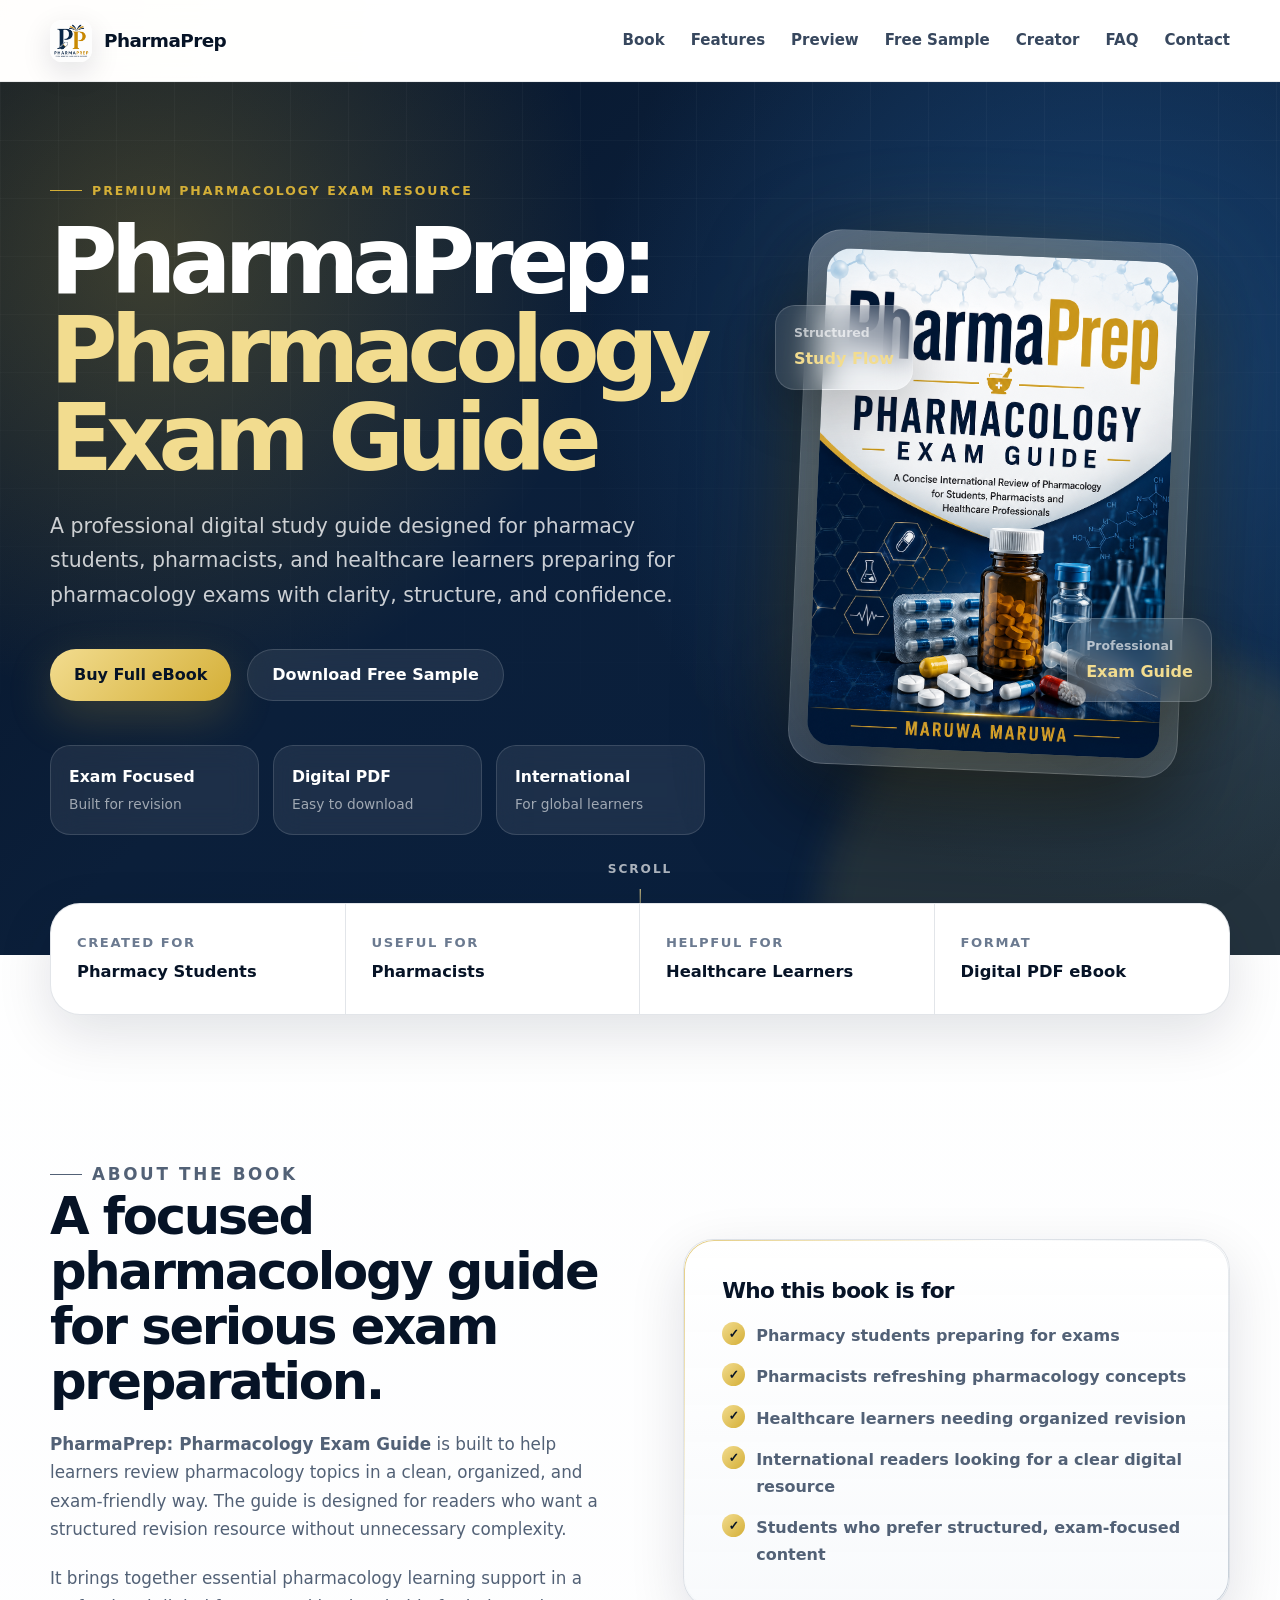
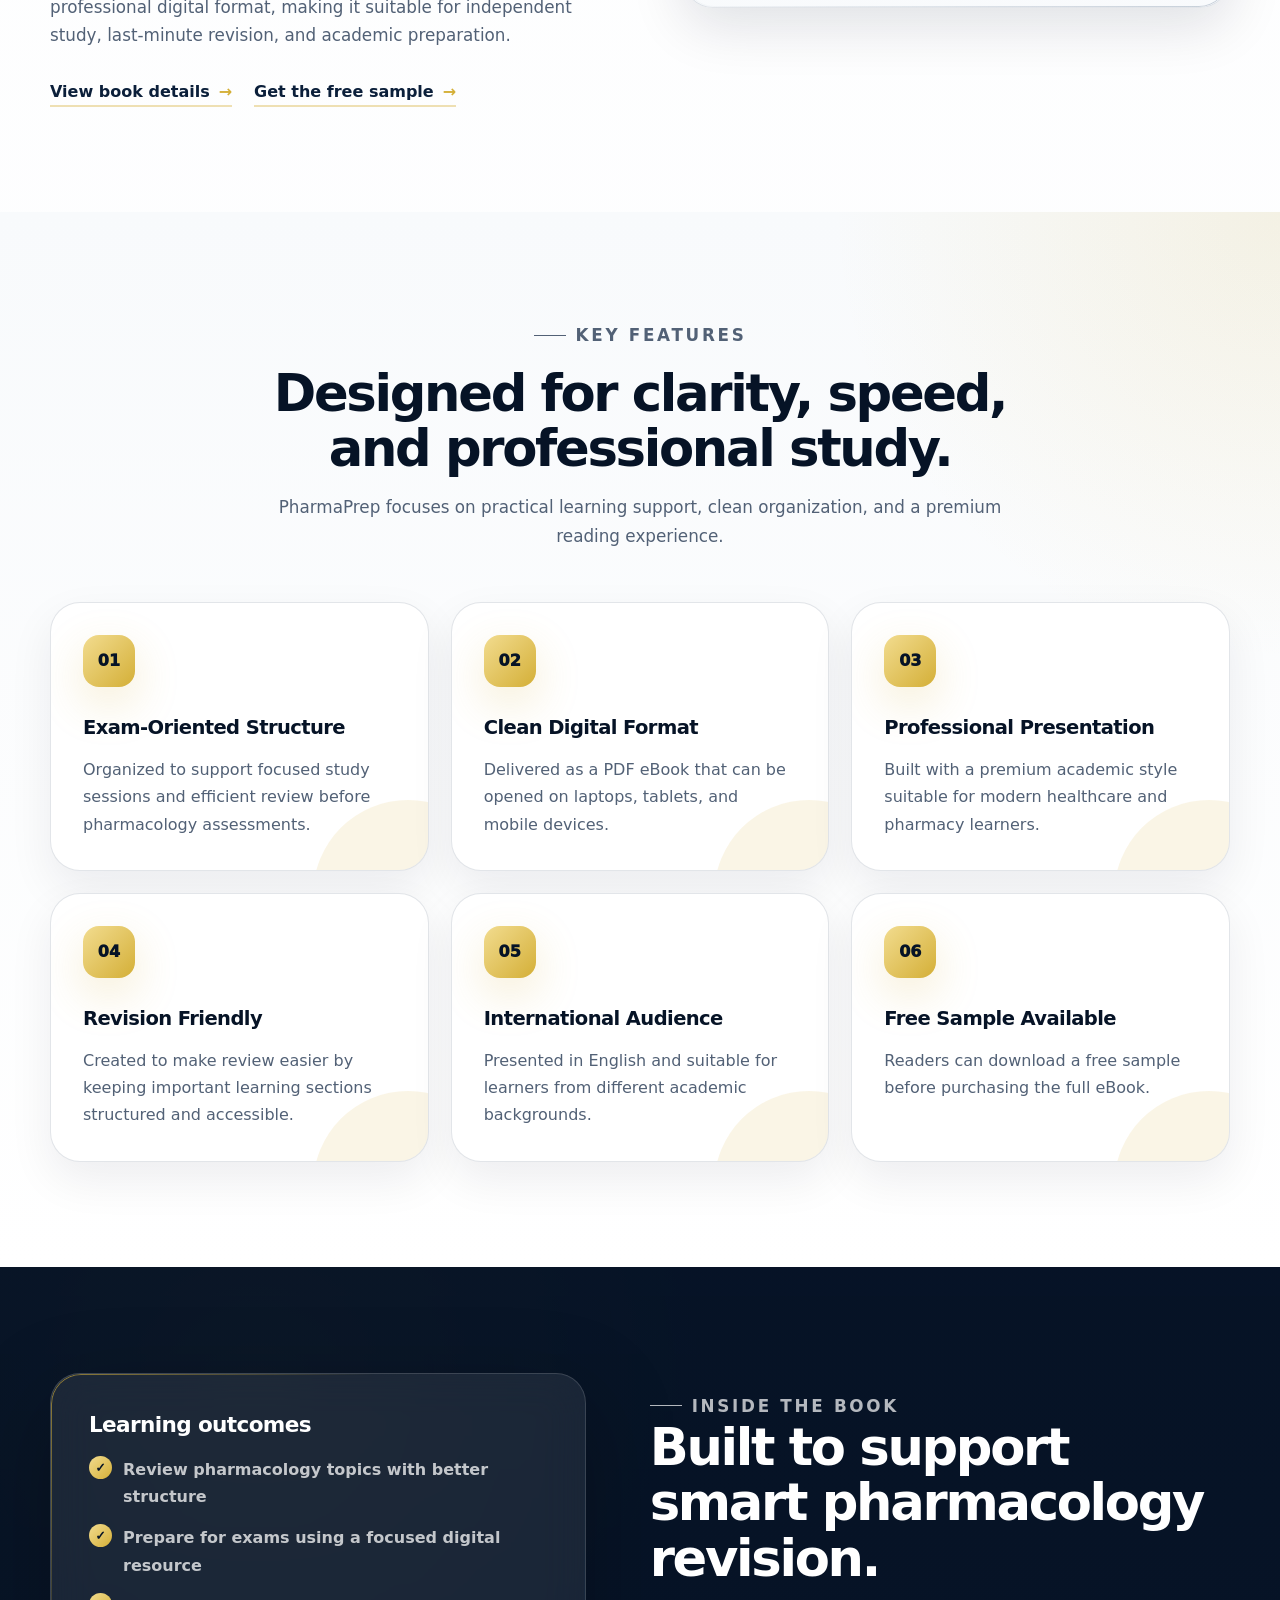
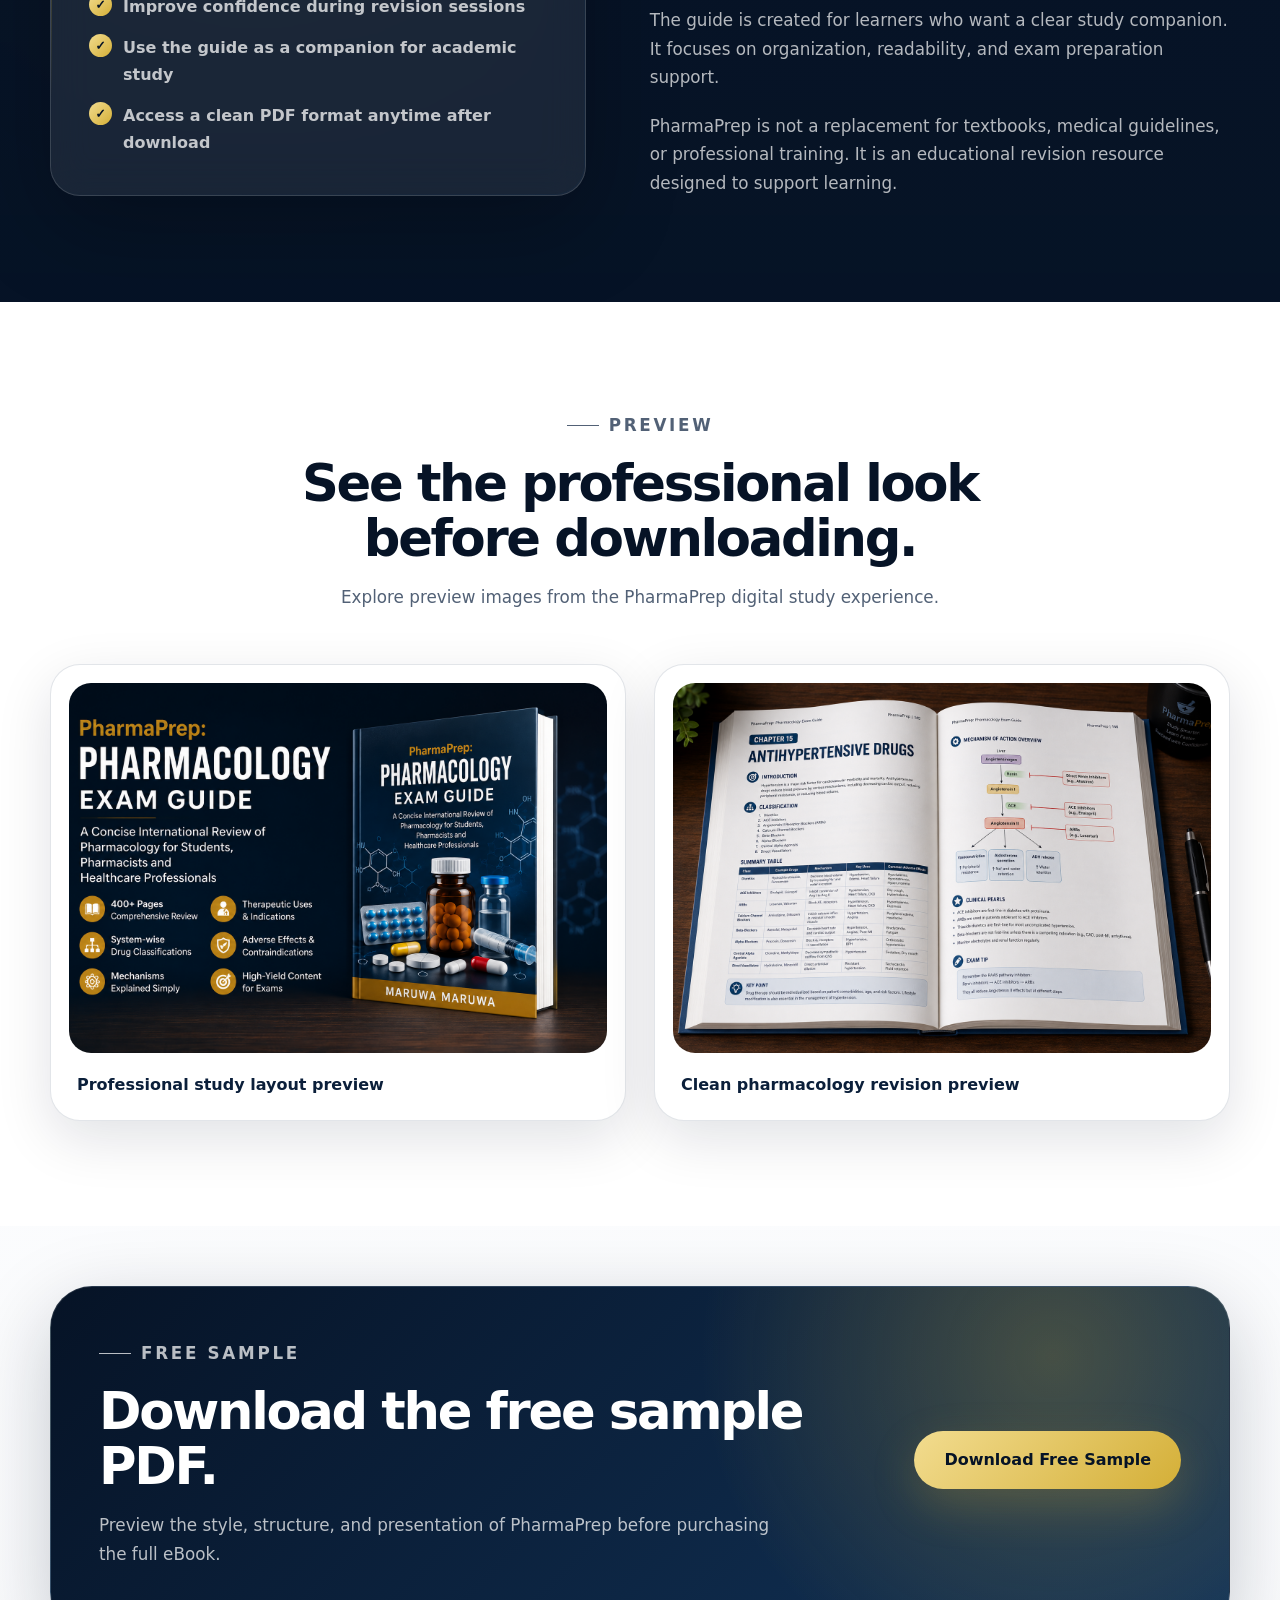
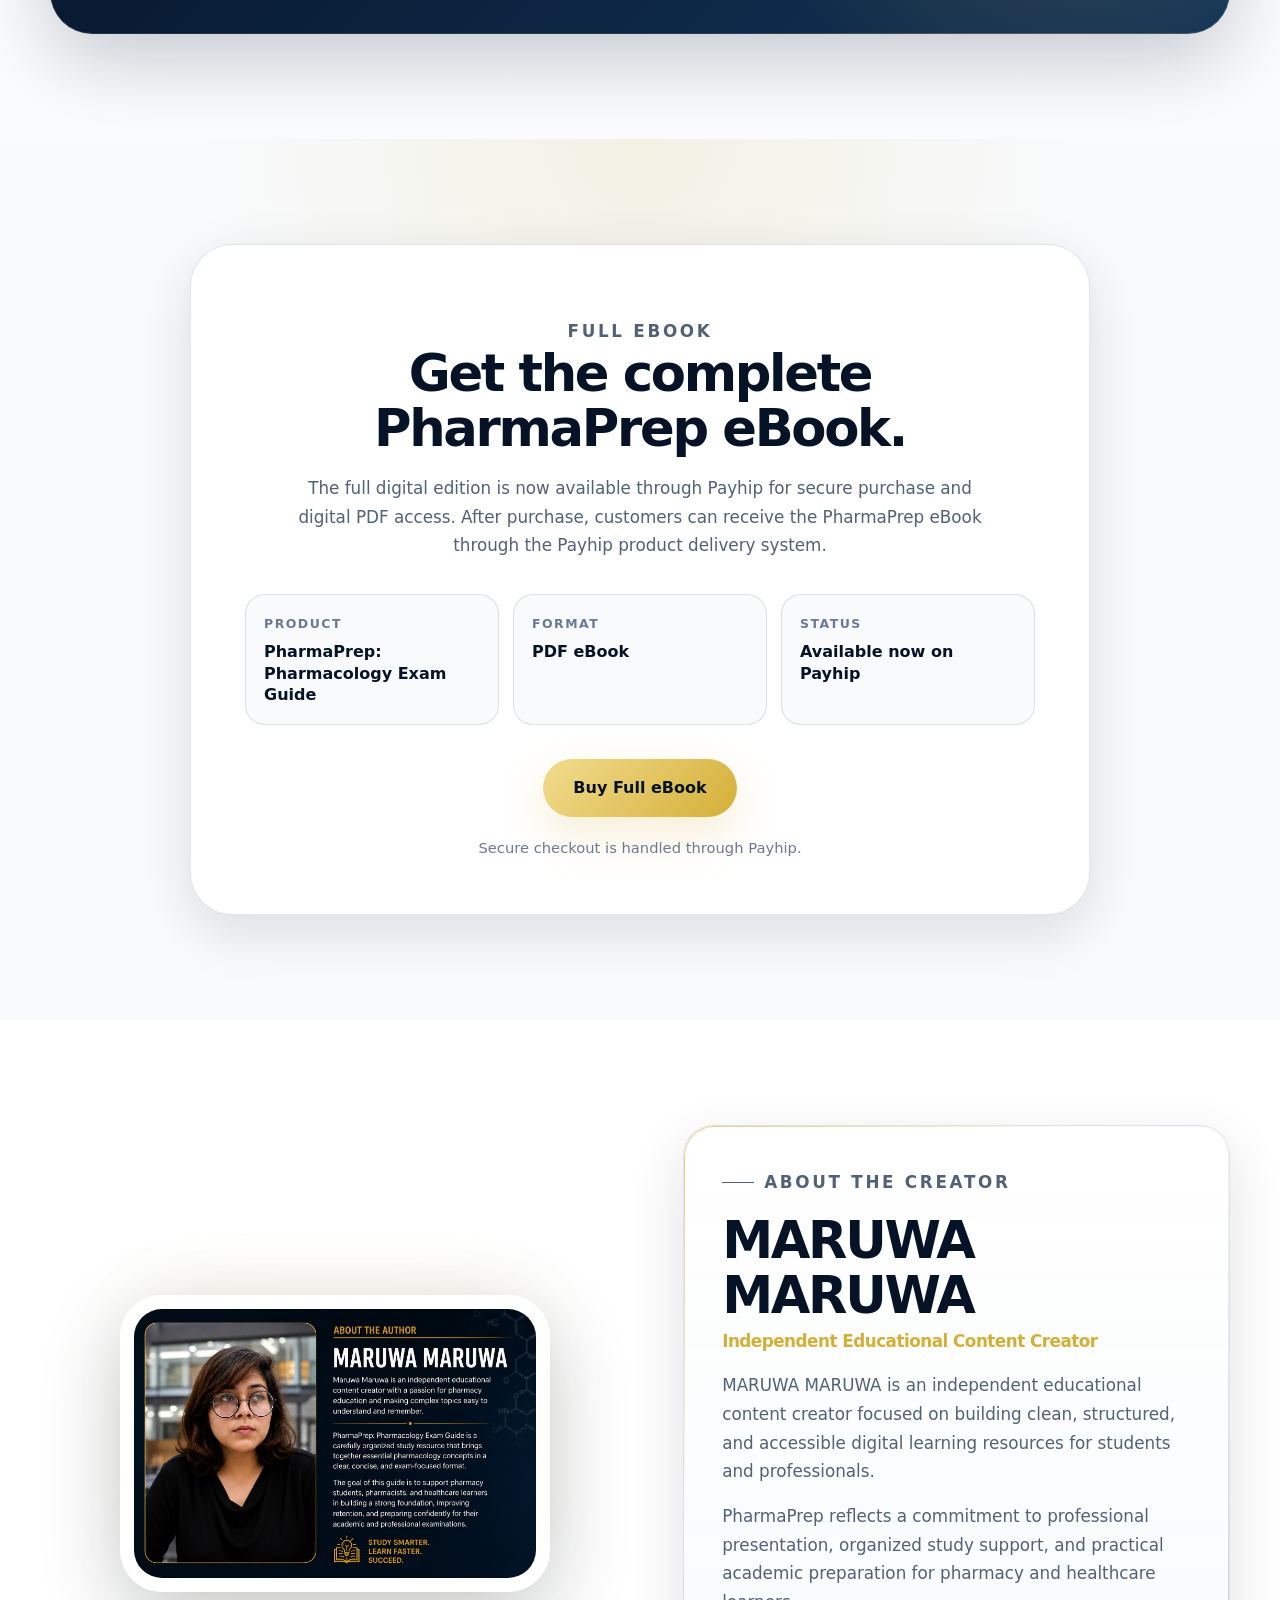
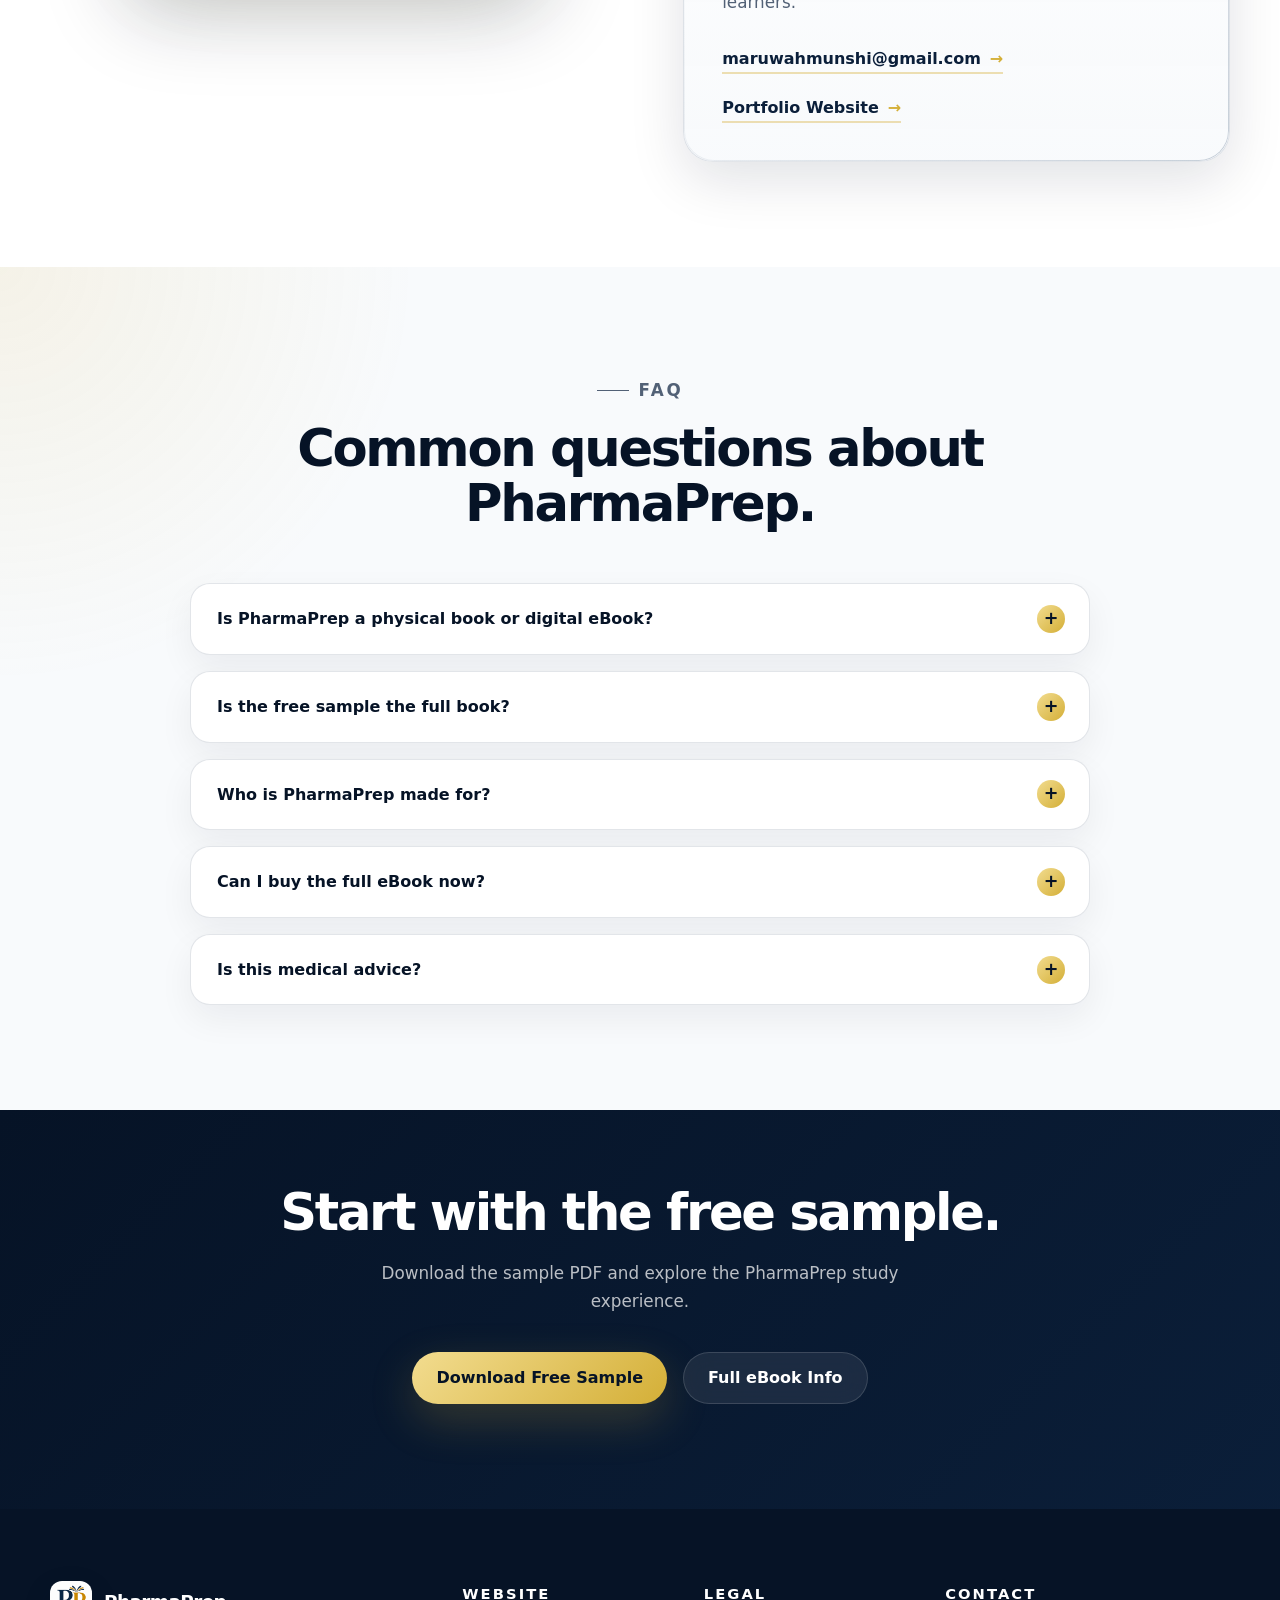
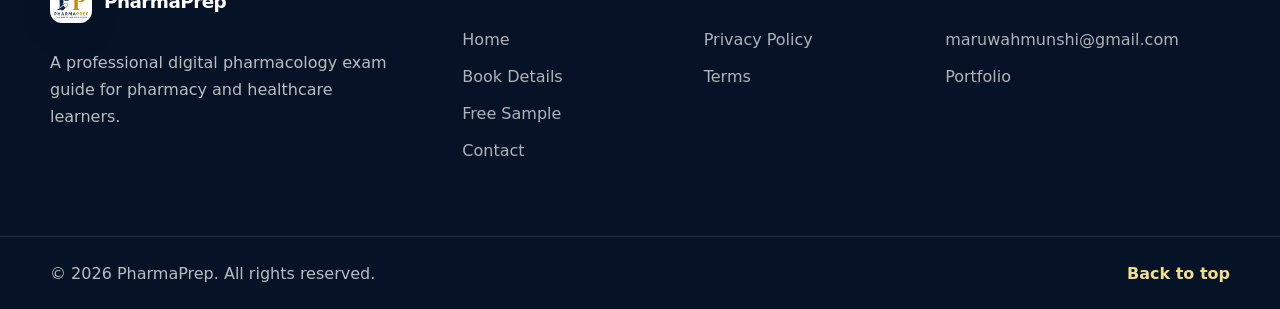
<file: index.html>
<!DOCTYPE html>
<html lang="en">
<head>
  <!-- Basic Meta -->
  <meta charset="UTF-8" />
  <meta name="viewport" content="width=device-width, initial-scale=1.0" />

  <title>PharmaPrep: Pharmacology Exam Guide | Pharmacy Study Guide</title>

  <meta
    name="description"
    content="PharmaPrep: Pharmacology Exam Guide is a professional digital pharmacology exam guide created for pharmacy students, pharmacists, and healthcare learners worldwide."
  />

  <meta
    name="keywords"
    content="PharmaPrep, pharmacology ebook, pharmacology exam guide, pharmacy students, pharmacists, medical study guide, pharmacology revision, healthcare education"
  />

  <meta name="author" content="MARUWA MARUWA" />
  <meta name="robots" content="index, follow" />
  <meta name="theme-color" content="#0b1f3a" />

  <!-- Canonical URL -->
  <link rel="canonical" href="https://mimruwa.github.io/pharmaprep-book/" />

  <!-- Favicon -->
  <link rel="icon" type="image/png" href="images/favicon.png" />

  <!-- Open Graph Meta -->
  <meta property="og:title" content="PharmaPrep: Pharmacology Exam Guide" />
  <meta
    property="og:description"
    content="A premium pharmacology exam guide for pharmacy students, pharmacists, and healthcare learners."
  />
  <meta property="og:type" content="website" />
  <meta property="og:url" content="https://mimruwa.github.io/pharmaprep-book/" />
  <meta property="og:image" content="https://mimruwa.github.io/pharmaprep-book/images/cover.png" />
  <meta property="og:site_name" content="PharmaPrep" />

  <!-- Twitter Card Meta -->
  <meta name="twitter:card" content="summary_large_image" />
  <meta name="twitter:title" content="PharmaPrep: Pharmacology Exam Guide" />
  <meta
    name="twitter:description"
    content="Professional pharmacology exam preparation eBook for pharmacy and healthcare learners."
  />
  <meta name="twitter:image" content="https://mimruwa.github.io/pharmaprep-book/images/cover.png" />

  <!-- CSS -->
  <link rel="stylesheet" href="style.css" />

  <!-- Structured Data -->
  <script type="application/ld+json">
  {
    "@context": "https://schema.org",
    "@type": "Book",
    "name": "PharmaPrep: Pharmacology Exam Guide",
    "description": "A professional pharmacology exam guide created for pharmacy students, pharmacists, and healthcare learners worldwide.",
    "inLanguage": "en",
    "educationalUse": "Pharmacology exam preparation and revision",
    "learningResourceType": "eBook",
    "isAccessibleForFree": false,
    "creator": {
      "@type": "Person",
      "name": "MARUWA MARUWA",
      "jobTitle": "Independent Educational Content Creator",
      "url": "https://mimruwa.github.io/maruwa-portfolio/",
      "email": "maruwahmunshi@gmail.com"
    },
    "publisher": {
      "@type": "Organization",
      "name": "PharmaPrep"
    },
    "image": "https://mimruwa.github.io/pharmaprep-book/images/cover.png"
  }
  </script>
</head>

<body>
  <!-- Skip Link -->
  <a class="skip-link" href="#main-content">Skip to content</a>

  <!-- Header -->
  <header class="site-header" id="top">
    <nav class="navbar" aria-label="Main navigation">
      <a href="index.html" class="brand" aria-label="PharmaPrep home">
        <img src="images/logo.png" alt="PharmaPrep logo" class="brand-logo" />
        <span class="brand-text">PharmaPrep</span>
      </a>

      <button class="nav-toggle" aria-label="Open navigation menu" aria-expanded="false">
        <span></span>
        <span></span>
        <span></span>
      </button>

      <div class="nav-menu">
        <a href="#book">Book</a>
        <a href="#features">Features</a>
        <a href="#preview">Preview</a>
        <a href="#sample">Free Sample</a>
        <a href="#creator">Creator</a>
        <a href="#faq">FAQ</a>
        <a href="contact.html">Contact</a>
      </div>
    </nav>
  </header>

  <!-- Main Content -->
  <main id="main-content">
    <!-- Hero Section -->
    <section class="hero section">
      <div class="hero-bg"></div>

      <div class="container hero-container">
        <div class="hero-content reveal">
          <p class="eyebrow">Premium Pharmacology Exam Resource</p>

          <h1>
            PharmaPrep:
            <span>Pharmacology Exam Guide</span>
          </h1>

          <p class="hero-subtitle">
            A professional digital study guide designed for pharmacy students,
            pharmacists, and healthcare learners preparing for pharmacology exams
            with clarity, structure, and confidence.
          </p>

          <div class="hero-actions">
            <a href="https://payhip.com/b/8UueI" class="btn btn-primary" target="_blank" rel="noopener noreferrer">Buy Full eBook</a>
            <a href="pdf/PharmaPrep_Free_Sample.pdf" class="btn btn-secondary" download>
              Download Free Sample
            </a>
          </div>

          <div class="hero-points" aria-label="Book highlights">
            <div>
              <strong>Exam Focused</strong>
              <span>Built for revision</span>
            </div>
            <div>
              <strong>Digital PDF</strong>
              <span>Easy to download</span>
            </div>
            <div>
              <strong>International</strong>
              <span>For global learners</span>
            </div>
          </div>
        </div>

        <div class="hero-visual reveal">
          <div class="book-frame">
            <img
              src="images/cover.png"
              alt="Cover of PharmaPrep: Pharmacology Exam Guide"
              class="book-cover"
            />
          </div>

          <div class="floating-card card-one">
            <span>Structured</span>
            <strong>Study Flow</strong>
          </div>

          <div class="floating-card card-two">
            <span>Professional</span>
            <strong>Exam Guide</strong>
          </div>
        </div>
      </div>

      <a href="#book" class="scroll-indicator" aria-label="Scroll to book details">
        <span>Scroll</span>
        <i></i>
      </a>
    </section>

    <!-- Trust / Audience Strip -->
    <section class="audience-strip">
      <div class="container audience-grid">
        <div>
          <span>Created for</span>
          <strong>Pharmacy Students</strong>
        </div>

        <div>
          <span>Useful for</span>
          <strong>Pharmacists</strong>
        </div>

        <div>
          <span>Helpful for</span>
          <strong>Healthcare Learners</strong>
        </div>

        <div>
          <span>Format</span>
          <strong>Digital PDF eBook</strong>
        </div>
      </div>
    </section>

    <!-- Book Section -->
    <section class="section book-section" id="book">
      <div class="container two-column">
        <div class="section-copy reveal">
          <p class="eyebrow">About the Book</p>

          <h2>A focused pharmacology guide for serious exam preparation.</h2>

          <p>
            <strong>PharmaPrep: Pharmacology Exam Guide</strong> is built to help
            learners review pharmacology topics in a clean, organized, and
            exam-friendly way. The guide is designed for readers who want a
            structured revision resource without unnecessary complexity.
          </p>

          <p>
            It brings together essential pharmacology learning support in a
            professional digital format, making it suitable for independent study,
            last-minute revision, and academic preparation.
          </p>

          <div class="cta-row">
            <a href="book.html" class="text-link">View book details</a>
            <a href="#sample" class="text-link">Get the free sample</a>
          </div>
        </div>

        <div class="info-card reveal">
          <h3>Who this book is for</h3>

          <ul class="check-list">
            <li>Pharmacy students preparing for exams</li>
            <li>Pharmacists refreshing pharmacology concepts</li>
            <li>Healthcare learners needing organized revision</li>
            <li>International readers looking for a clear digital resource</li>
            <li>Students who prefer structured, exam-focused content</li>
          </ul>
        </div>
      </div>
    </section>

    <!-- Features Section -->
    <section class="section features-section" id="features">
      <div class="container">
        <div class="section-heading reveal">
          <p class="eyebrow">Key Features</p>
          <h2>Designed for clarity, speed, and professional study.</h2>
          <p>
            PharmaPrep focuses on practical learning support, clean organization,
            and a premium reading experience.
          </p>
        </div>

        <div class="feature-grid">
          <article class="feature-card reveal">
            <div class="feature-icon">01</div>
            <h3>Exam-Oriented Structure</h3>
            <p>
              Organized to support focused study sessions and efficient review
              before pharmacology assessments.
            </p>
          </article>

          <article class="feature-card reveal">
            <div class="feature-icon">02</div>
            <h3>Clean Digital Format</h3>
            <p>
              Delivered as a PDF eBook that can be opened on laptops, tablets,
              and mobile devices.
            </p>
          </article>

          <article class="feature-card reveal">
            <div class="feature-icon">03</div>
            <h3>Professional Presentation</h3>
            <p>
              Built with a premium academic style suitable for modern healthcare
              and pharmacy learners.
            </p>
          </article>

          <article class="feature-card reveal">
            <div class="feature-icon">04</div>
            <h3>Revision Friendly</h3>
            <p>
              Created to make review easier by keeping important learning
              sections structured and accessible.
            </p>
          </article>

          <article class="feature-card reveal">
            <div class="feature-icon">05</div>
            <h3>International Audience</h3>
            <p>
              Presented in English and suitable for learners from different
              academic backgrounds.
            </p>
          </article>

          <article class="feature-card reveal">
            <div class="feature-icon">06</div>
            <h3>Free Sample Available</h3>
            <p>
              Readers can download a free sample before purchasing the full
              eBook.
            </p>
          </article>
        </div>
      </div>
    </section>

    <!-- Inside the Book Section -->
    <section class="section inside-section">
      <div class="container two-column reverse">
        <div class="inside-card reveal">
          <h3>Learning outcomes</h3>

          <ul class="check-list">
            <li>Review pharmacology topics with better structure</li>
            <li>Prepare for exams using a focused digital resource</li>
            <li>Improve confidence during revision sessions</li>
            <li>Use the guide as a companion for academic study</li>
            <li>Access a clean PDF format anytime after download</li>
          </ul>
        </div>

        <div class="section-copy reveal">
          <p class="eyebrow">Inside the Book</p>

          <h2>Built to support smart pharmacology revision.</h2>

          <p>
            The guide is created for learners who want a clear study companion.
            It focuses on organization, readability, and exam preparation support.
          </p>

          <p>
            PharmaPrep is not a replacement for textbooks, medical guidelines, or
            professional training. It is an educational revision resource designed
            to support learning.
          </p>
        </div>
      </div>
    </section>

    <!-- Preview Section -->
    <section class="section preview-section" id="preview">
      <div class="container">
        <div class="section-heading reveal">
          <p class="eyebrow">Preview</p>
          <h2>See the professional look before downloading.</h2>
          <p>
            Explore preview images from the PharmaPrep digital study experience.
          </p>
        </div>

        <div class="preview-grid">
          <figure class="preview-card reveal">
            <img src="images/preview1.png" alt="PharmaPrep eBook preview image 1" />
            <figcaption>Professional study layout preview</figcaption>
          </figure>

          <figure class="preview-card reveal">
            <img src="images/preview2.png" alt="PharmaPrep eBook preview image 2" />
            <figcaption>Clean pharmacology revision preview</figcaption>
          </figure>
        </div>
      </div>
    </section>

    <!-- Sample Download Section -->
    <section class="section sample-section" id="sample">
      <div class="container">
        <div class="sample-box reveal">
          <div>
            <p class="eyebrow">Free Sample</p>
            <h2>Download the free sample PDF.</h2>
            <p>
              Preview the style, structure, and presentation of PharmaPrep before
              purchasing the full eBook.
            </p>
          </div>

          <a href="pdf/PharmaPrep_Free_Sample.pdf" class="btn btn-primary btn-large" download>
            Download Free Sample
          </a>
        </div>
      </div>
    </section>

    <!-- Buy Section -->
    <section class="section buy-section" id="buy">
      <div class="container">
        <div class="buy-card reveal">
          <p class="eyebrow">Full eBook</p>

          <h2>Get the complete PharmaPrep eBook.</h2>

          <p>
            The full digital edition is now available through Payhip for secure
purchase and digital PDF access. After purchase, customers can receive
the PharmaPrep eBook through the Payhip product delivery system.
          </p>

          <div class="buy-details">
            <div>
              <span>Product</span>
              <strong>PharmaPrep: Pharmacology Exam Guide</strong>
            </div>

            <div>
              <span>Format</span>
              <strong>PDF eBook</strong>
            </div>

            <div>
              <span>Status</span>
              <strong>Available now on Payhip</strong>
            </div>
          </div>

          <a href="https://payhip.com/b/8UueI" class="btn btn-primary btn-large" target="_blank" rel="noopener noreferrer">
  Buy Full eBook
</a>

          <p class="small-note">
            Secure checkout is handled through Payhip.
          </p>
        </div>
      </div>
    </section>

    <!-- About Creator Section -->
    <section class="section creator-section" id="creator">
      <div class="container two-column">
        <div class="creator-image-wrap reveal">
          <img
            src="images/author.png"
            alt="MARUWA MARUWA professional profile image"
            class="creator-image"
          />
        </div>

        <div class="creator-card reveal">
          <p class="eyebrow">About the Creator</p>

          <h2>MARUWA MARUWA</h2>

          <h3>Independent Educational Content Creator</h3>

          <p>
            MARUWA MARUWA is an independent educational content creator focused
            on building clean, structured, and accessible digital learning
            resources for students and professionals.
          </p>

          <p>
            PharmaPrep reflects a commitment to professional presentation,
            organized study support, and practical academic preparation for
            pharmacy and healthcare learners.
          </p>

          <div class="creator-links">
            <a href="mailto:maruwahmunshi@gmail.com" class="text-link">
              maruwahmunshi@gmail.com
            </a>

            <a
              href="https://mimruwa.github.io/maruwa-portfolio/"
              class="text-link"
              target="_blank"
              rel="noopener noreferrer"
            >
              Portfolio Website
            </a>
          </div>
        </div>
      </div>
    </section>

    <!-- FAQ Section -->
    <section class="section faq-section" id="faq">
      <div class="container">
        <div class="section-heading reveal">
          <p class="eyebrow">FAQ</p>
          <h2>Common questions about PharmaPrep.</h2>
        </div>

        <div class="faq-list">
          <details class="faq-item reveal">
            <summary>Is PharmaPrep a physical book or digital eBook?</summary>
            <p>
              PharmaPrep is a digital PDF eBook. The free sample is currently
              available as a PDF download.
            </p>
          </details>

          <details class="faq-item reveal">
            <summary>Is the free sample the full book?</summary>
            <p>
              No. The free sample is only a preview. The full eBook purchase link
              will be added later.
            </p>
          </details>

          <details class="faq-item reveal">
            <summary>Who is PharmaPrep made for?</summary>
            <p>
              It is made for pharmacy students, pharmacists, and healthcare
              learners who want a structured pharmacology revision resource.
            </p>
          </details>

          <details class="faq-item reveal">
            <summary>Can I buy the full eBook now?</summary>
            <p>
              The payment button is currently a placeholder. A secure purchase
              link will be connected later through Payhip or Gumroad.
            </p>
          </details>

          <details class="faq-item reveal">
            <summary>Is this medical advice?</summary>
            <p>
              No. PharmaPrep is for educational study and exam revision only. It
              is not medical advice, treatment advice, or a replacement for
              professional medical guidance.
            </p>
          </details>
        </div>
      </div>
    </section>

    <!-- Final CTA -->
    <section class="section final-cta">
      <div class="container">
        <div class="final-cta-box reveal">
          <h2>Start with the free sample.</h2>
          <p>
            Download the sample PDF and explore the PharmaPrep study experience.
          </p>

          <div class="hero-actions center">
            <a href="pdf/PharmaPrep_Free_Sample.pdf" class="btn btn-primary" download>
              Download Free Sample
            </a>
            <a href="#buy" class="btn btn-secondary">
              Full eBook Info
            </a>
          </div>
        </div>
      </div>
    </section>
  </main>

  <!-- Footer -->
  <footer class="site-footer">
    <div class="container footer-grid">
      <div class="footer-brand">
        <a href="index.html" class="brand">
          <img src="images/logo.png" alt="PharmaPrep logo" class="brand-logo" />
          <span class="brand-text">PharmaPrep</span>
        </a>

        <p>
          A professional digital pharmacology exam guide for pharmacy and
          healthcare learners.
        </p>
      </div>

      <div class="footer-links">
        <h3>Website</h3>
        <a href="index.html">Home</a>
        <a href="book.html">Book Details</a>
        <a href="sample.html">Free Sample</a>
        <a href="contact.html">Contact</a>
      </div>

      <div class="footer-links">
        <h3>Legal</h3>
        <a href="privacy.html">Privacy Policy</a>
        <a href="terms.html">Terms</a>
      </div>

      <div class="footer-links">
        <h3>Contact</h3>
        <a href="mailto:maruwahmunshi@gmail.com">maruwahmunshi@gmail.com</a>
        <a
          href="https://mimruwa.github.io/maruwa-portfolio/"
          target="_blank"
          rel="noopener noreferrer"
        >
          Portfolio
        </a>
      </div>
    </div>

    <div class="footer-bottom">
      <div class="container footer-bottom-inner">
        <p>&copy; <span id="current-year">2026</span> PharmaPrep. All rights reserved.</p>
        <a href="#top">Back to top</a>
      </div>
    </div>
  </footer>

  <!-- JavaScript -->
  <script src="script.js"></script>
</body>
</html>
</file>
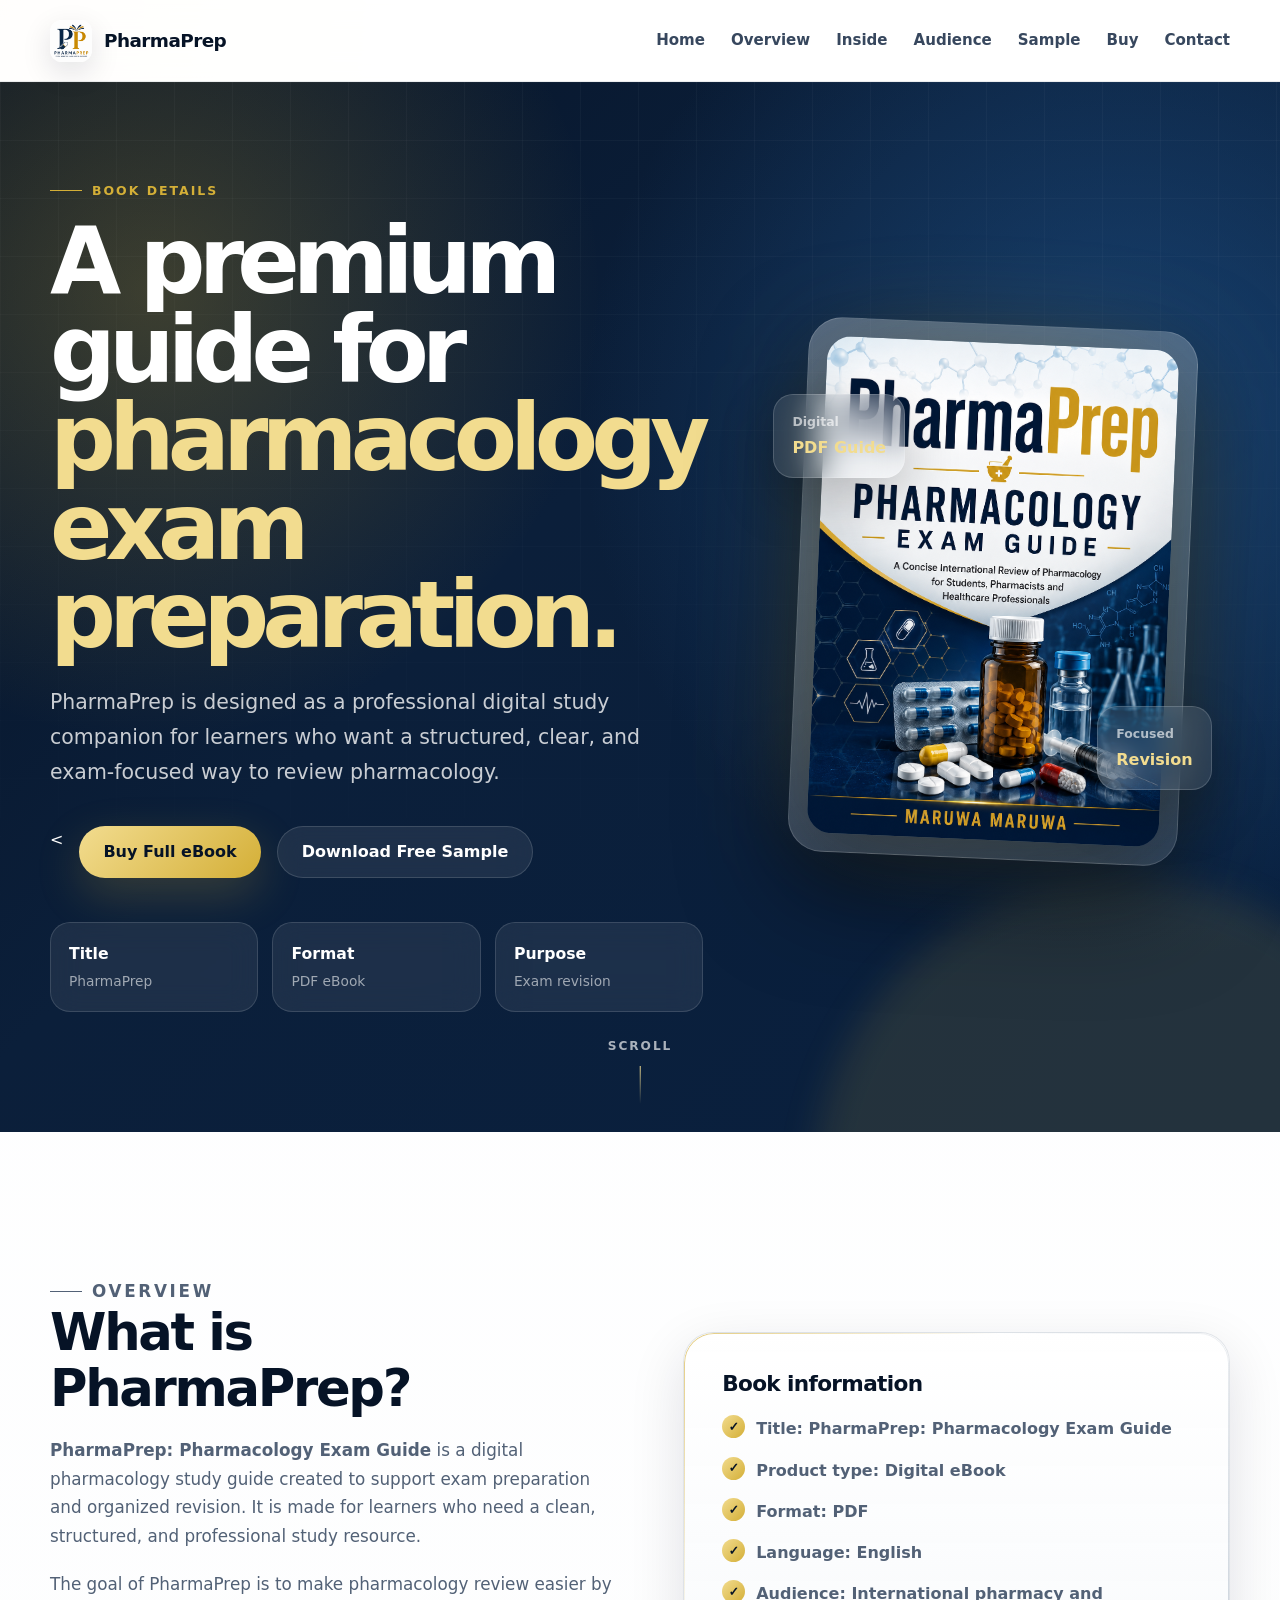
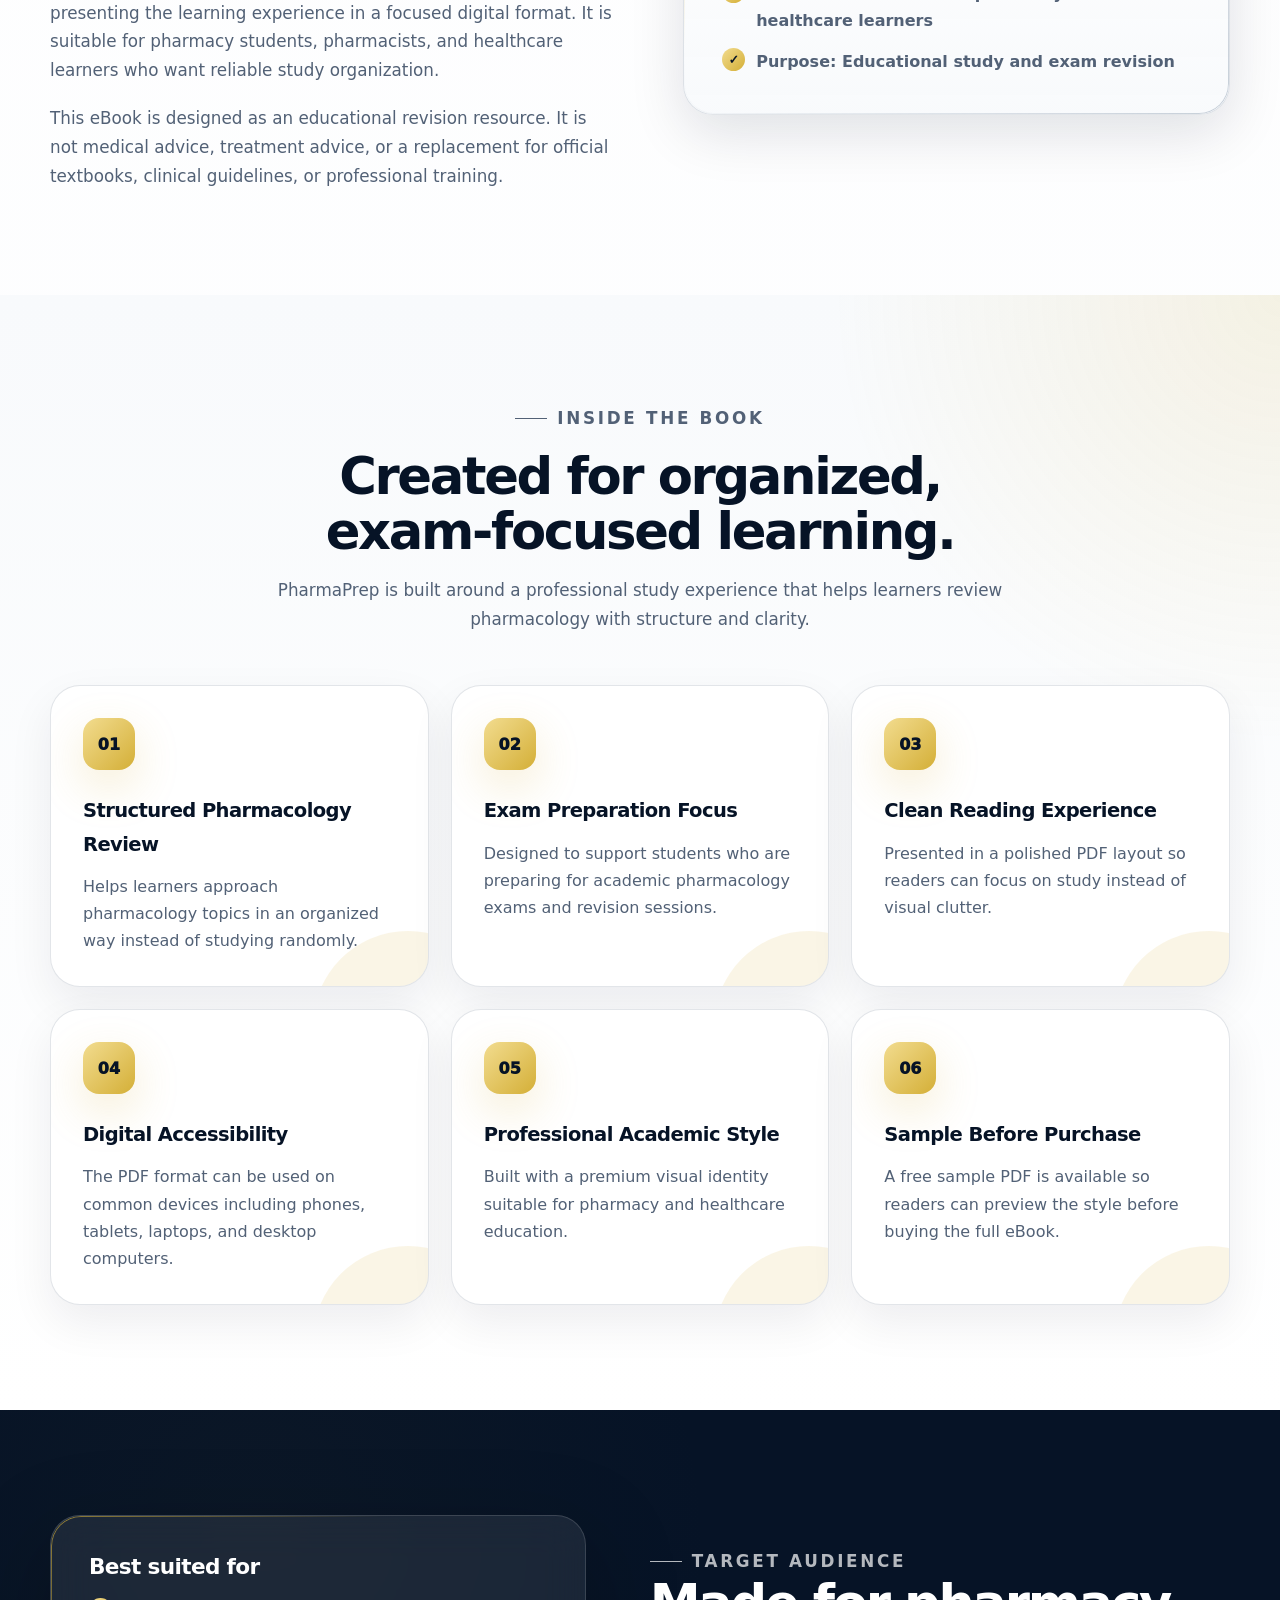
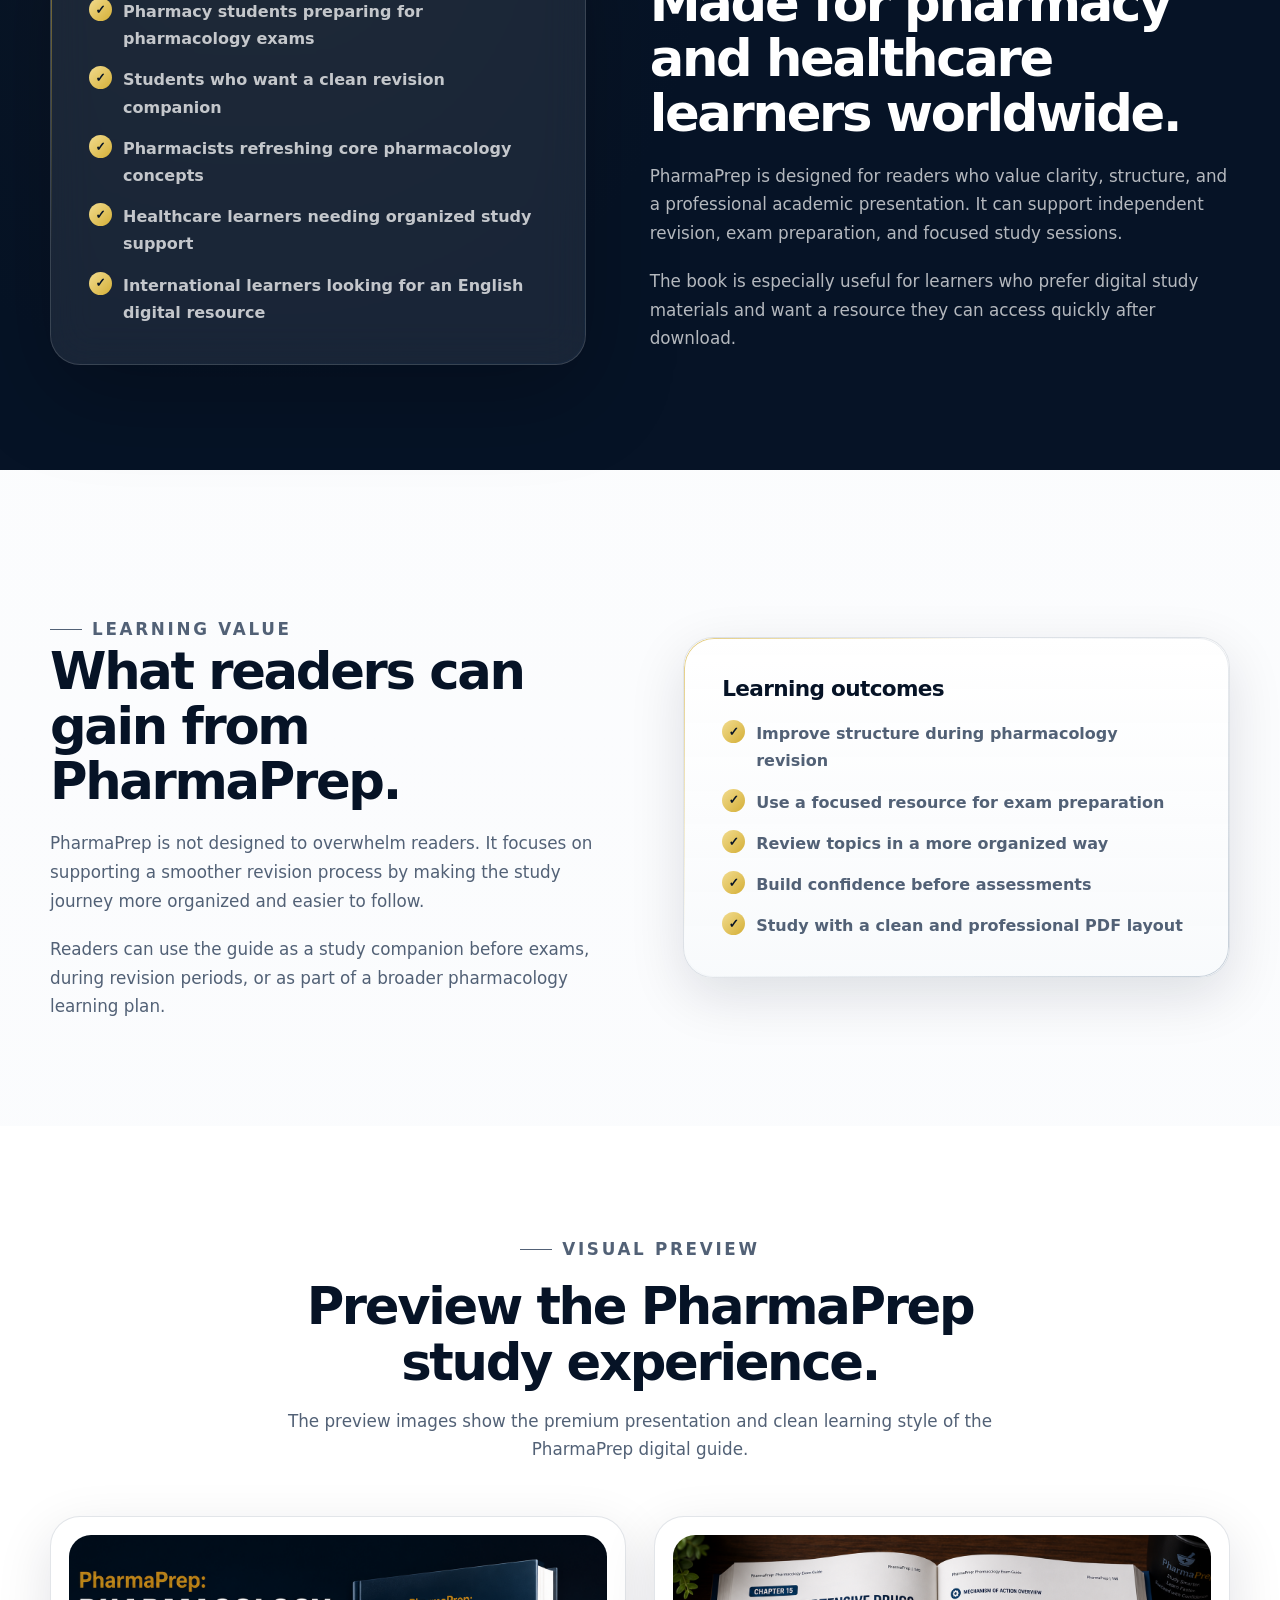
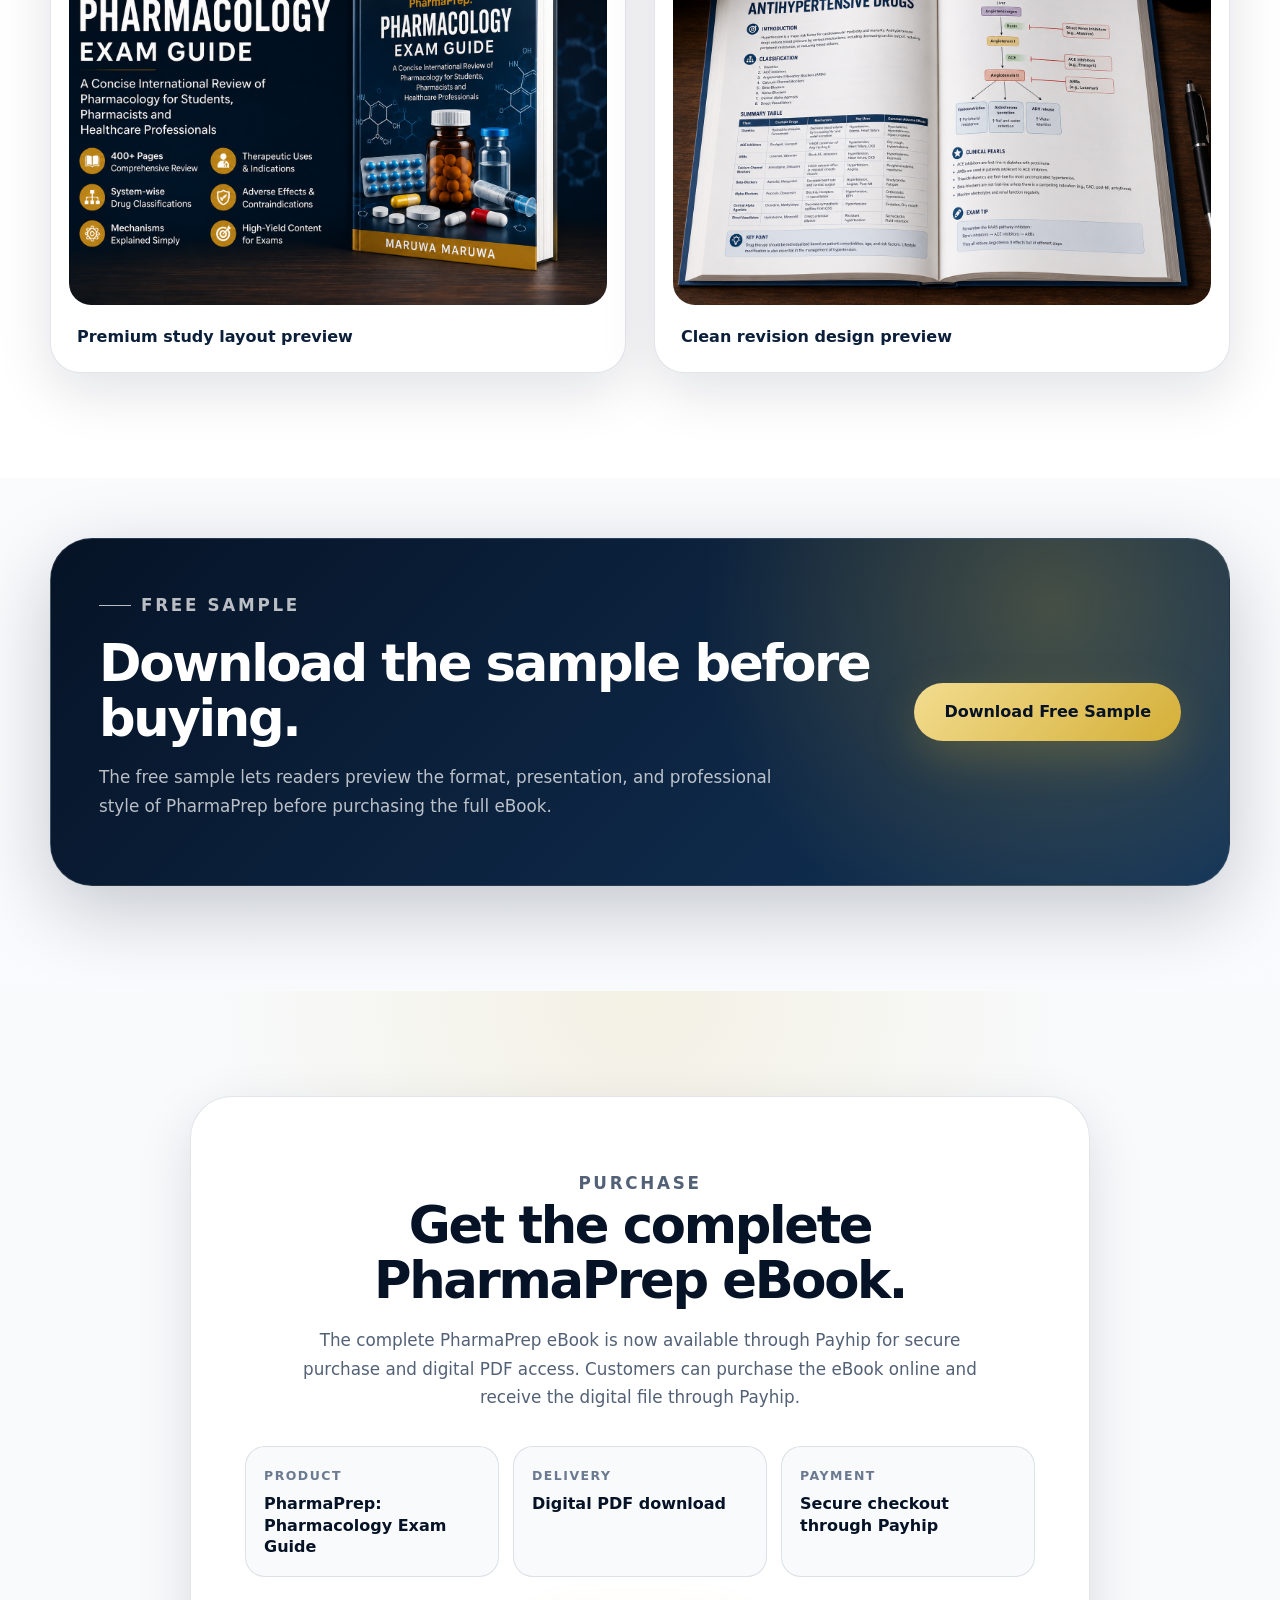
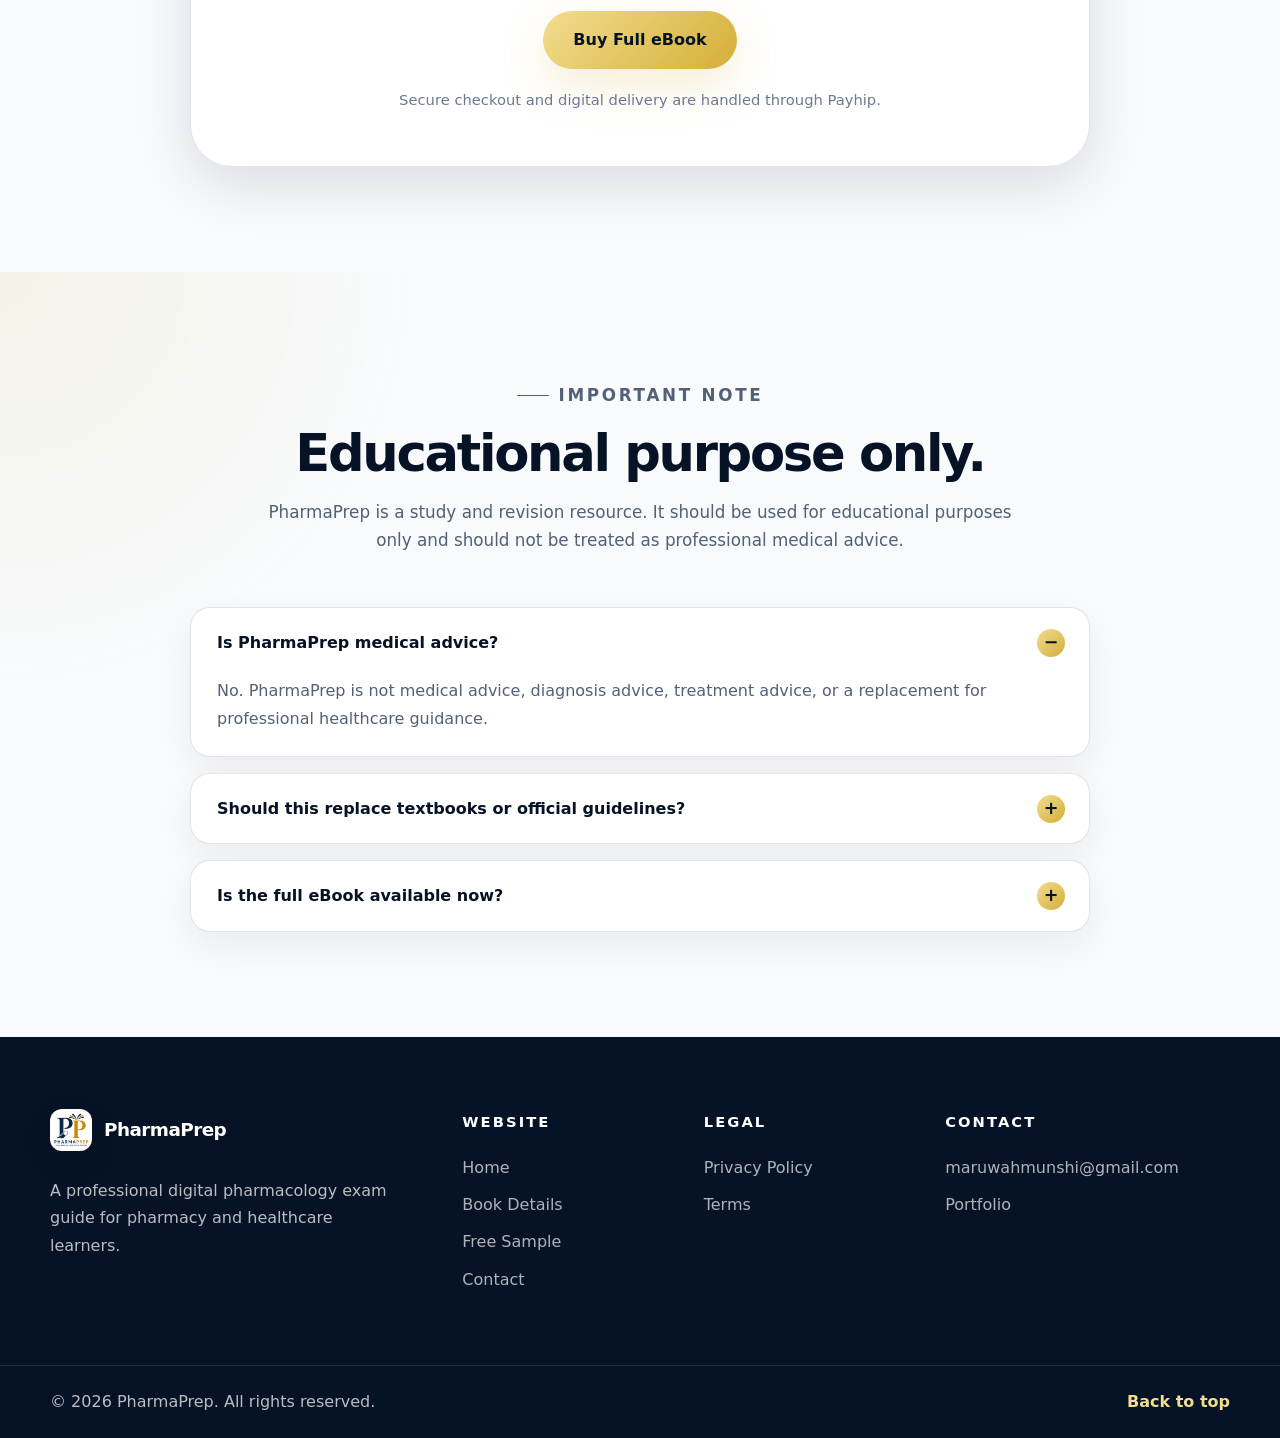
<file: book.html>
<!DOCTYPE html>
<html lang="en">
<head>
  <!-- Basic Meta -->
  <meta charset="UTF-8" />
  <meta name="viewport" content="width=device-width, initial-scale=1.0" />

  <title>Book Details | PharmaPrep: Pharmacology Exam Guide</title>

  <meta
    name="description"
    content="View details of PharmaPrep: Pharmacology Exam Guide, a professional pharmacology exam preparation eBook for pharmacy students, pharmacists, and healthcare learners."
  />

  <meta
    name="keywords"
    content="PharmaPrep book details, pharmacology exam guide, pharmacology ebook, pharmacy student study guide, pharmacology PDF"
  />

  <meta name="author" content="MARUWA MARUWA" />
  <meta name="robots" content="index, follow" />
  <meta name="theme-color" content="#0b1f3a" />

  <!-- Canonical URL -->
  <link rel="canonical" href="https://mimruwa.github.io/pharmaprep-book/book.html" />

  <!-- Favicon -->
  <link rel="icon" type="image/png" href="images/favicon.png" />

  <!-- Open Graph Meta -->
  <meta property="og:title" content="Book Details | PharmaPrep: Pharmacology Exam Guide" />
  <meta
    property="og:description"
    content="Explore the full details, features, audience, and learning value of the PharmaPrep pharmacology exam guide."
  />
  <meta property="og:type" content="website" />
  <meta property="og:url" content="https://mimruwa.github.io/pharmaprep-book/book.html" />
  <meta property="og:image" content="https://mimruwa.github.io/pharmaprep-book/images/cover.png" />
  <meta property="og:site_name" content="PharmaPrep" />

  <!-- Twitter Card Meta -->
  <meta name="twitter:card" content="summary_large_image" />
  <meta name="twitter:title" content="Book Details | PharmaPrep" />
  <meta
    name="twitter:description"
    content="A premium digital pharmacology exam guide for pharmacy and healthcare learners."
  />
  <meta name="twitter:image" content="https://mimruwa.github.io/pharmaprep-book/images/cover.png" />

  <!-- CSS -->
  <link rel="stylesheet" href="style.css" />

  <!-- Structured Data -->
  <script type="application/ld+json">
  {
    "@context": "https://schema.org",
    "@type": "Book",
    "name": "PharmaPrep: Pharmacology Exam Guide",
    "description": "A professional pharmacology exam guide created for pharmacy students, pharmacists, and healthcare learners worldwide.",
    "inLanguage": "en",
    "educationalUse": "Pharmacology exam preparation and revision",
    "learningResourceType": "eBook",
    "isAccessibleForFree": false,
    "creator": {
      "@type": "Person",
      "name": "MARUWA MARUWA",
      "jobTitle": "Independent Educational Content Creator",
      "url": "https://mimruwa.github.io/maruwa-portfolio/",
      "email": "maruwahmunshi@gmail.com"
    },
    "publisher": {
      "@type": "Organization",
      "name": "PharmaPrep"
    },
    "image": "https://mimruwa.github.io/pharmaprep-book/images/cover.png"
  }
  </script>
</head>

<body>
  <!-- Skip Link -->
  <a class="skip-link" href="#main-content">Skip to content</a>

  <!-- Header -->
  <header class="site-header" id="top">
    <nav class="navbar" aria-label="Main navigation">
      <a href="index.html" class="brand" aria-label="PharmaPrep home">
        <img src="images/logo.png" alt="PharmaPrep logo" class="brand-logo" />
        <span class="brand-text">PharmaPrep</span>
      </a>

      <button class="nav-toggle" aria-label="Open navigation menu" aria-expanded="false">
        <span></span>
        <span></span>
        <span></span>
      </button>

      <div class="nav-menu">
        <a href="index.html">Home</a>
        <a href="#overview">Overview</a>
        <a href="#contents">Inside</a>
        <a href="#audience">Audience</a>
        <a href="#sample">Sample</a>
        <a href="#buy">Buy</a>
        <a href="contact.html">Contact</a>
      </div>
    </nav>
  </header>

  <!-- Main Content -->
  <main id="main-content">
    <!-- Hero Section -->
    <section class="hero section">
      <div class="hero-bg"></div>

      <div class="container hero-container">
        <div class="hero-content reveal">
          <p class="eyebrow">Book Details</p>

          <h1>
            A premium guide for
            <span>pharmacology exam preparation.</span>
          </h1>

          <p class="hero-subtitle">
            PharmaPrep is designed as a professional digital study companion for
            learners who want a structured, clear, and exam-focused way to review
            pharmacology.
          </p>

          <div class="hero-actions">
            <<a href="https://payhip.com/b/8UueI" class="btn btn-primary" target="_blank" rel="noopener noreferrer">Buy Full eBook</a>
            <a href="pdf/PharmaPrep_Free_Sample.pdf" class="btn btn-secondary" download>
              Download Free Sample
            </a>
          </div>

          <div class="hero-points" aria-label="Book highlights">
            <div>
              <strong>Title</strong>
              <span>PharmaPrep</span>
            </div>
            <div>
              <strong>Format</strong>
              <span>PDF eBook</span>
            </div>
            <div>
              <strong>Purpose</strong>
              <span>Exam revision</span>
            </div>
          </div>
        </div>

        <div class="hero-visual reveal">
          <div class="book-frame">
            <img
              src="images/cover.png"
              alt="PharmaPrep: Pharmacology Exam Guide book cover"
              class="book-cover"
            />
          </div>

          <div class="floating-card card-one">
            <span>Digital</span>
            <strong>PDF Guide</strong>
          </div>

          <div class="floating-card card-two">
            <span>Focused</span>
            <strong>Revision</strong>
          </div>
        </div>
      </div>

      <a href="#overview" class="scroll-indicator" aria-label="Scroll to book overview">
        <span>Scroll</span>
        <i></i>
      </a>
    </section>

    <!-- Book Overview -->
    <section class="section book-section" id="overview">
      <div class="container two-column">
        <div class="section-copy reveal">
          <p class="eyebrow">Overview</p>

          <h2>What is PharmaPrep?</h2>

          <p>
            <strong>PharmaPrep: Pharmacology Exam Guide</strong> is a digital
            pharmacology study guide created to support exam preparation and
            organized revision. It is made for learners who need a clean,
            structured, and professional study resource.
          </p>

          <p>
            The goal of PharmaPrep is to make pharmacology review easier by
            presenting the learning experience in a focused digital format. It is
            suitable for pharmacy students, pharmacists, and healthcare learners
            who want reliable study organization.
          </p>

          <p>
            This eBook is designed as an educational revision resource. It is not
            medical advice, treatment advice, or a replacement for official
            textbooks, clinical guidelines, or professional training.
          </p>
        </div>

        <div class="info-card reveal">
          <h3>Book information</h3>

          <ul class="check-list">
            <li>Title: PharmaPrep: Pharmacology Exam Guide</li>
            <li>Product type: Digital eBook</li>
            <li>Format: PDF</li>
            <li>Language: English</li>
            <li>Audience: International pharmacy and healthcare learners</li>
            <li>Purpose: Educational study and exam revision</li>
          </ul>
        </div>
      </div>
    </section>

    <!-- Contents Section -->
    <section class="section features-section" id="contents">
      <div class="container">
        <div class="section-heading reveal">
          <p class="eyebrow">Inside the Book</p>
          <h2>Created for organized, exam-focused learning.</h2>
          <p>
            PharmaPrep is built around a professional study experience that helps
            learners review pharmacology with structure and clarity.
          </p>
        </div>

        <div class="feature-grid">
          <article class="feature-card reveal">
            <div class="feature-icon">01</div>
            <h3>Structured Pharmacology Review</h3>
            <p>
              Helps learners approach pharmacology topics in an organized way
              instead of studying randomly.
            </p>
          </article>

          <article class="feature-card reveal">
            <div class="feature-icon">02</div>
            <h3>Exam Preparation Focus</h3>
            <p>
              Designed to support students who are preparing for academic
              pharmacology exams and revision sessions.
            </p>
          </article>

          <article class="feature-card reveal">
            <div class="feature-icon">03</div>
            <h3>Clean Reading Experience</h3>
            <p>
              Presented in a polished PDF layout so readers can focus on study
              instead of visual clutter.
            </p>
          </article>

          <article class="feature-card reveal">
            <div class="feature-icon">04</div>
            <h3>Digital Accessibility</h3>
            <p>
              The PDF format can be used on common devices including phones,
              tablets, laptops, and desktop computers.
            </p>
          </article>

          <article class="feature-card reveal">
            <div class="feature-icon">05</div>
            <h3>Professional Academic Style</h3>
            <p>
              Built with a premium visual identity suitable for pharmacy and
              healthcare education.
            </p>
          </article>

          <article class="feature-card reveal">
            <div class="feature-icon">06</div>
            <h3>Sample Before Purchase</h3>
            <p>
              A free sample PDF is available so readers can preview the style
              before buying the full eBook.
            </p>
          </article>
        </div>
      </div>
    </section>

    <!-- Audience Section -->
    <section class="section inside-section" id="audience">
      <div class="container two-column reverse">
        <div class="inside-card reveal">
          <h3>Best suited for</h3>

          <ul class="check-list">
            <li>Pharmacy students preparing for pharmacology exams</li>
            <li>Students who want a clean revision companion</li>
            <li>Pharmacists refreshing core pharmacology concepts</li>
            <li>Healthcare learners needing organized study support</li>
            <li>International learners looking for an English digital resource</li>
          </ul>
        </div>

        <div class="section-copy reveal">
          <p class="eyebrow">Target Audience</p>

          <h2>Made for pharmacy and healthcare learners worldwide.</h2>

          <p>
            PharmaPrep is designed for readers who value clarity, structure, and
            a professional academic presentation. It can support independent
            revision, exam preparation, and focused study sessions.
          </p>

          <p>
            The book is especially useful for learners who prefer digital study
            materials and want a resource they can access quickly after download.
          </p>
        </div>
      </div>
    </section>

    <!-- Learning Outcomes -->
    <section class="section book-section">
      <div class="container two-column">
        <div class="section-copy reveal">
          <p class="eyebrow">Learning Value</p>

          <h2>What readers can gain from PharmaPrep.</h2>

          <p>
            PharmaPrep is not designed to overwhelm readers. It focuses on
            supporting a smoother revision process by making the study journey
            more organized and easier to follow.
          </p>

          <p>
            Readers can use the guide as a study companion before exams, during
            revision periods, or as part of a broader pharmacology learning plan.
          </p>
        </div>

        <div class="info-card reveal">
          <h3>Learning outcomes</h3>

          <ul class="check-list">
            <li>Improve structure during pharmacology revision</li>
            <li>Use a focused resource for exam preparation</li>
            <li>Review topics in a more organized way</li>
            <li>Build confidence before assessments</li>
            <li>Study with a clean and professional PDF layout</li>
          </ul>
        </div>
      </div>
    </section>

    <!-- Preview Images -->
    <section class="section preview-section">
      <div class="container">
        <div class="section-heading reveal">
          <p class="eyebrow">Visual Preview</p>
          <h2>Preview the PharmaPrep study experience.</h2>
          <p>
            The preview images show the premium presentation and clean learning
            style of the PharmaPrep digital guide.
          </p>
        </div>

        <div class="preview-grid">
          <figure class="preview-card reveal">
            <img src="images/preview1.png" alt="PharmaPrep preview image showing professional study layout" />
            <figcaption>Premium study layout preview</figcaption>
          </figure>

          <figure class="preview-card reveal">
            <img src="images/preview2.png" alt="PharmaPrep preview image showing clean pharmacology revision style" />
            <figcaption>Clean revision design preview</figcaption>
          </figure>
        </div>
      </div>
    </section>

    <!-- Sample Section -->
    <section class="section sample-section" id="sample">
      <div class="container">
        <div class="sample-box reveal">
          <div>
            <p class="eyebrow">Free Sample</p>
            <h2>Download the sample before buying.</h2>
            <p>
              The free sample lets readers preview the format, presentation, and
              professional style of PharmaPrep before purchasing the full eBook.
            </p>
          </div>

          <a href="pdf/PharmaPrep_Free_Sample.pdf" class="btn btn-primary btn-large" download>
            Download Free Sample
          </a>
        </div>
      </div>
    </section>

    <!-- Buy Section -->
    <section class="section buy-section" id="buy">
      <div class="container">
        <div class="buy-card reveal">
          <p class="eyebrow">Purchase</p>

          <h2>Get the complete PharmaPrep eBook.</h2>

          <p>
            The complete PharmaPrep eBook is now available through Payhip for secure
purchase and digital PDF access. Customers can purchase the eBook online
and receive the digital file through Payhip.
          </p>

          <div class="buy-details">
            <div>
              <span>Product</span>
              <strong>PharmaPrep: Pharmacology Exam Guide</strong>
            </div>

            <div>
              <span>Delivery</span>
              <strong>Digital PDF download</strong>
            </div>

            <div>
              <span>Payment</span>
              <strong>Secure checkout through Payhip</strong>
            </div>
          </div>

          <a href="https://payhip.com/b/8UueI" class="btn btn-primary btn-large" target="_blank" rel="noopener noreferrer">
  Buy Full eBook
</a>

          <p class="small-note">
            Secure checkout and digital delivery are handled through Payhip.
          </p>
        </div>
      </div>
    </section>

    <!-- Disclaimer Section -->
    <section class="section faq-section">
      <div class="container">
        <div class="section-heading reveal">
          <p class="eyebrow">Important Note</p>
          <h2>Educational purpose only.</h2>
          <p>
            PharmaPrep is a study and revision resource. It should be used for
            educational purposes only and should not be treated as professional
            medical advice.
          </p>
        </div>

        <div class="faq-list">
          <details class="faq-item reveal" open>
            <summary>Is PharmaPrep medical advice?</summary>
            <p>
              No. PharmaPrep is not medical advice, diagnosis advice, treatment
              advice, or a replacement for professional healthcare guidance.
            </p>
          </details>

          <details class="faq-item reveal">
            <summary>Should this replace textbooks or official guidelines?</summary>
            <p>
              No. PharmaPrep should be used as a revision companion alongside
              official textbooks, course materials, and professional guidance.
            </p>
          </details>

          <details class="faq-item reveal">
            <summary>Is the full eBook available now?</summary>
            <p>
              The payment link is not connected yet. The full eBook purchase
              system will be added later using a secure digital product platform.
            </p>
          </details>
        </div>
      </div>
    </section>
  </main>

  <!-- Footer -->
  <footer class="site-footer">
    <div class="container footer-grid">
      <div class="footer-brand">
        <a href="index.html" class="brand">
          <img src="images/logo.png" alt="PharmaPrep logo" class="brand-logo" />
          <span class="brand-text">PharmaPrep</span>
        </a>

        <p>
          A professional digital pharmacology exam guide for pharmacy and
          healthcare learners.
        </p>
      </div>

      <div class="footer-links">
        <h3>Website</h3>
        <a href="index.html">Home</a>
        <a href="book.html">Book Details</a>
        <a href="sample.html">Free Sample</a>
        <a href="contact.html">Contact</a>
      </div>

      <div class="footer-links">
        <h3>Legal</h3>
        <a href="privacy.html">Privacy Policy</a>
        <a href="terms.html">Terms</a>
      </div>

      <div class="footer-links">
        <h3>Contact</h3>
        <a href="mailto:maruwahmunshi@gmail.com">maruwahmunshi@gmail.com</a>
        <a
          href="https://mimruwa.github.io/maruwa-portfolio/"
          target="_blank"
          rel="noopener noreferrer"
        >
          Portfolio
        </a>
      </div>
    </div>

    <div class="footer-bottom">
      <div class="container footer-bottom-inner">
        <p>&copy; <span id="current-year">2026</span> PharmaPrep. All rights reserved.</p>
        <a href="#top">Back to top</a>
      </div>
    </div>
  </footer>

  <!-- JavaScript -->
  <script src="script.js"></script>
</body>
</html>
</file>
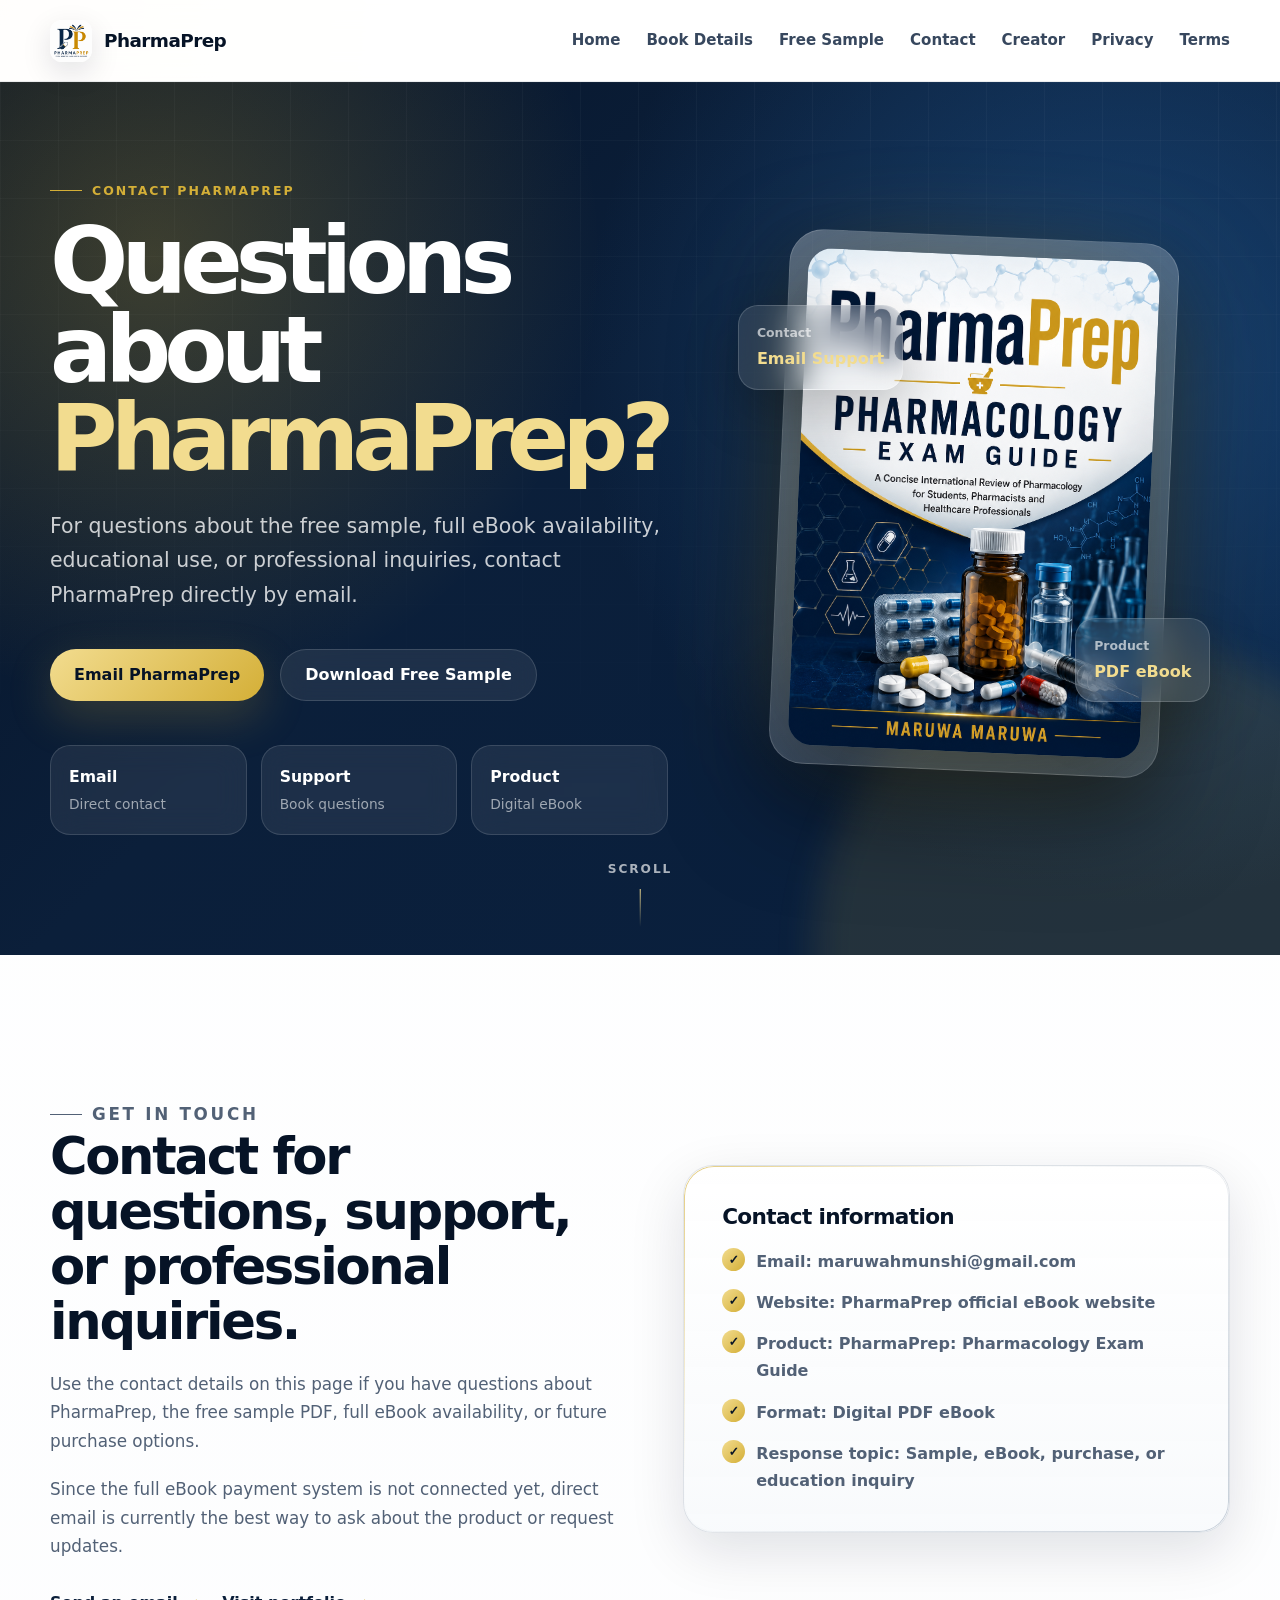
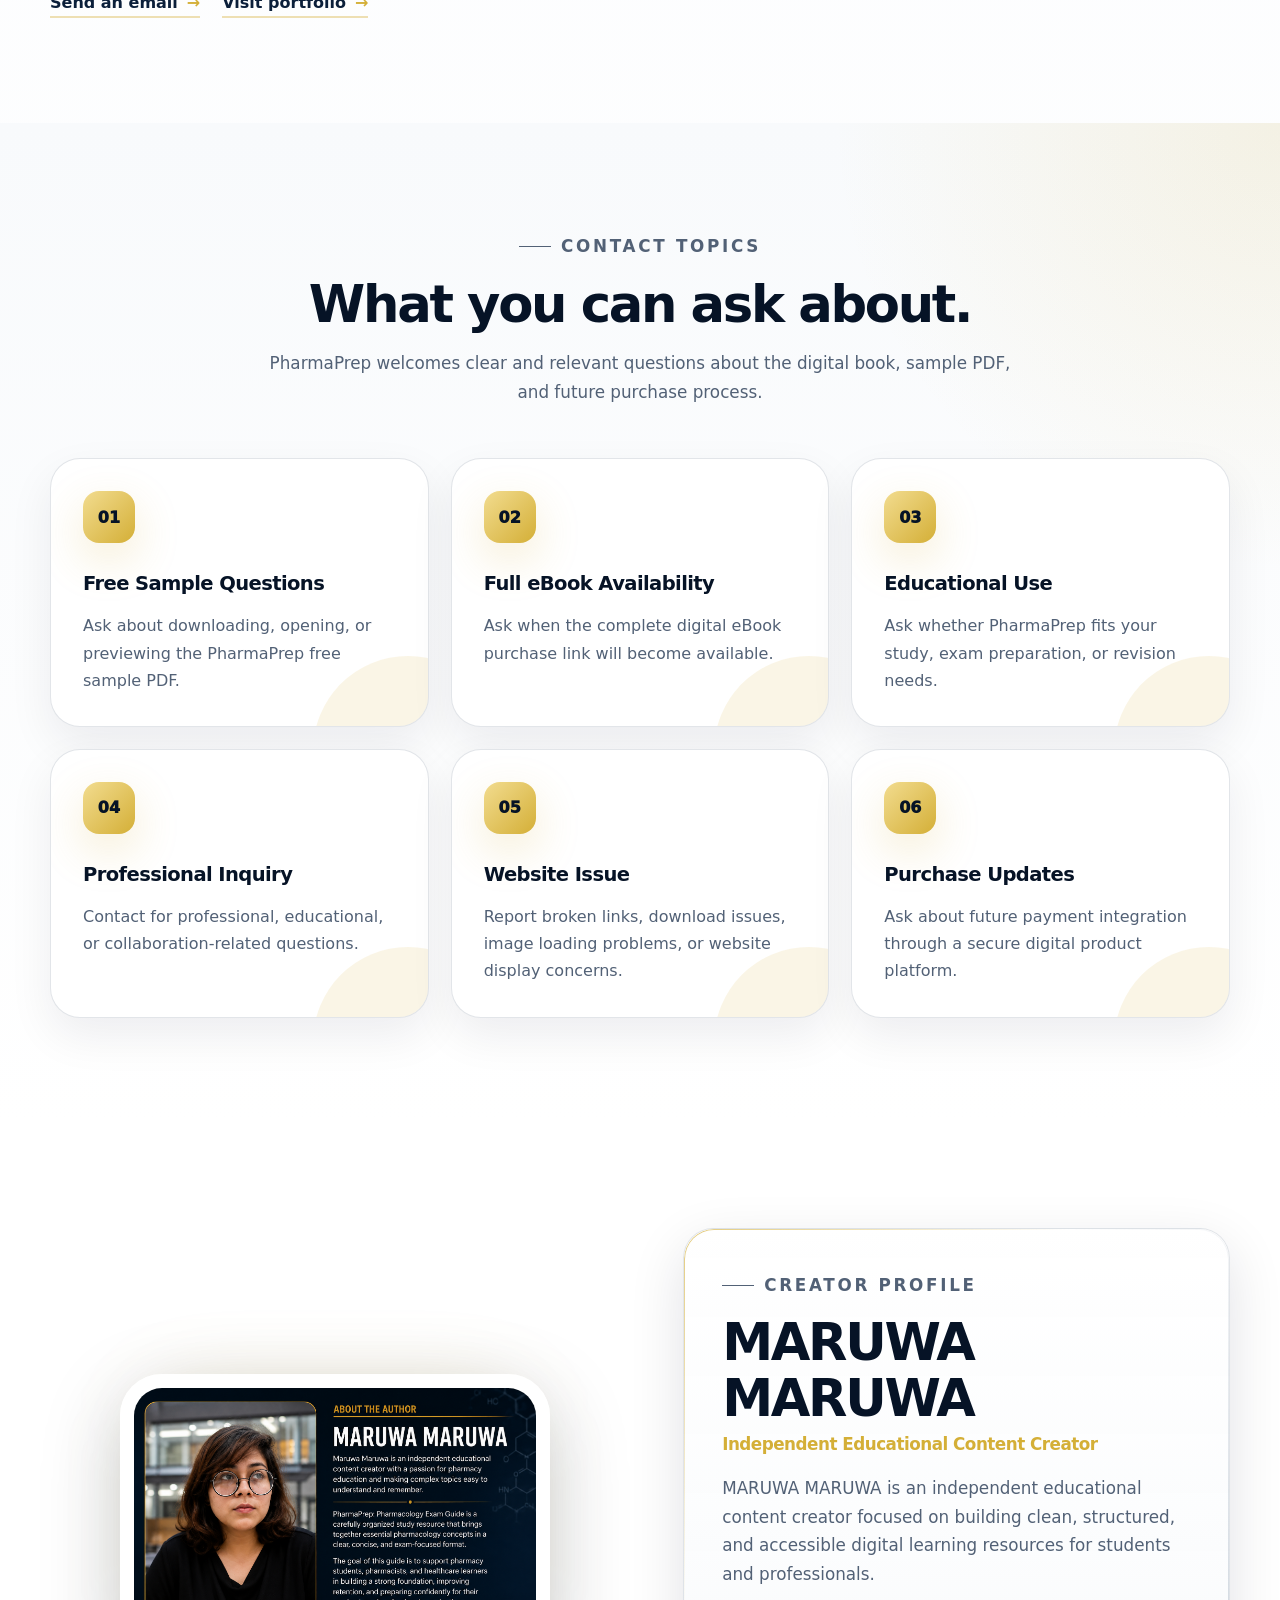
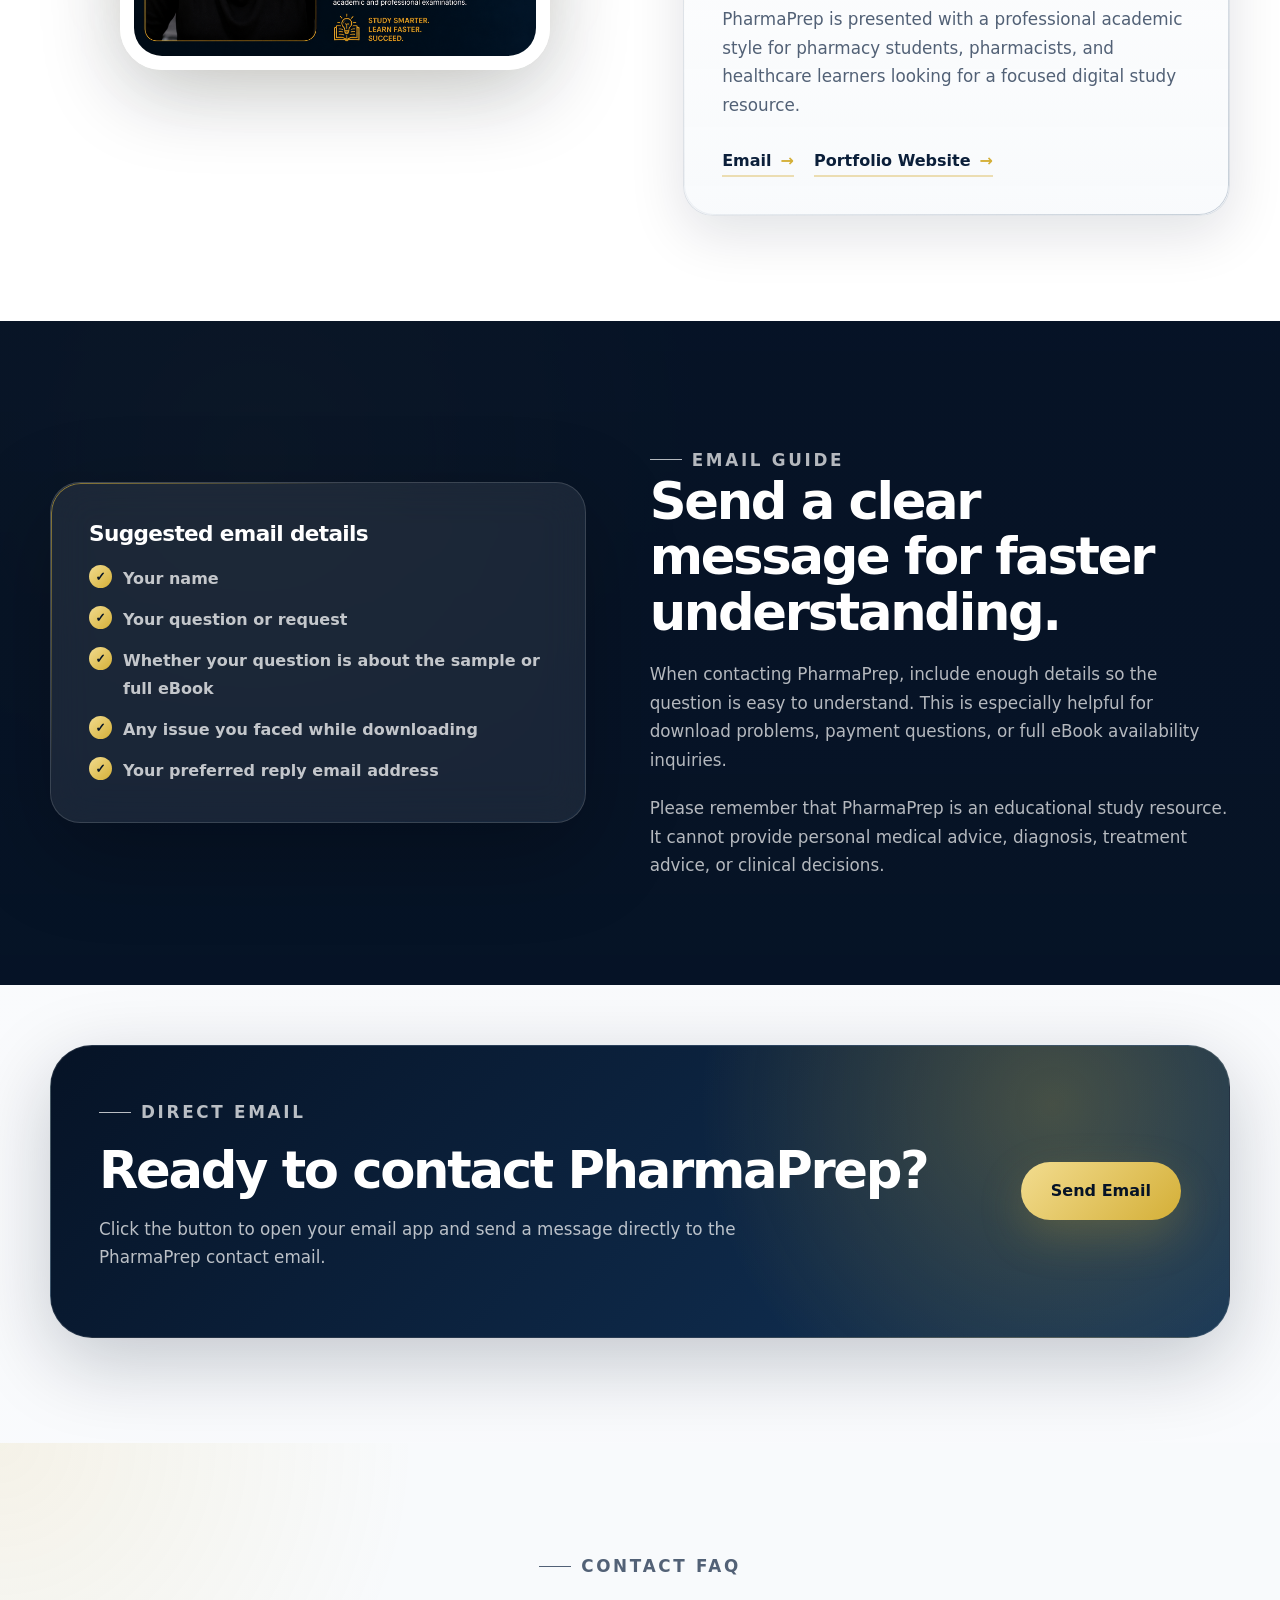
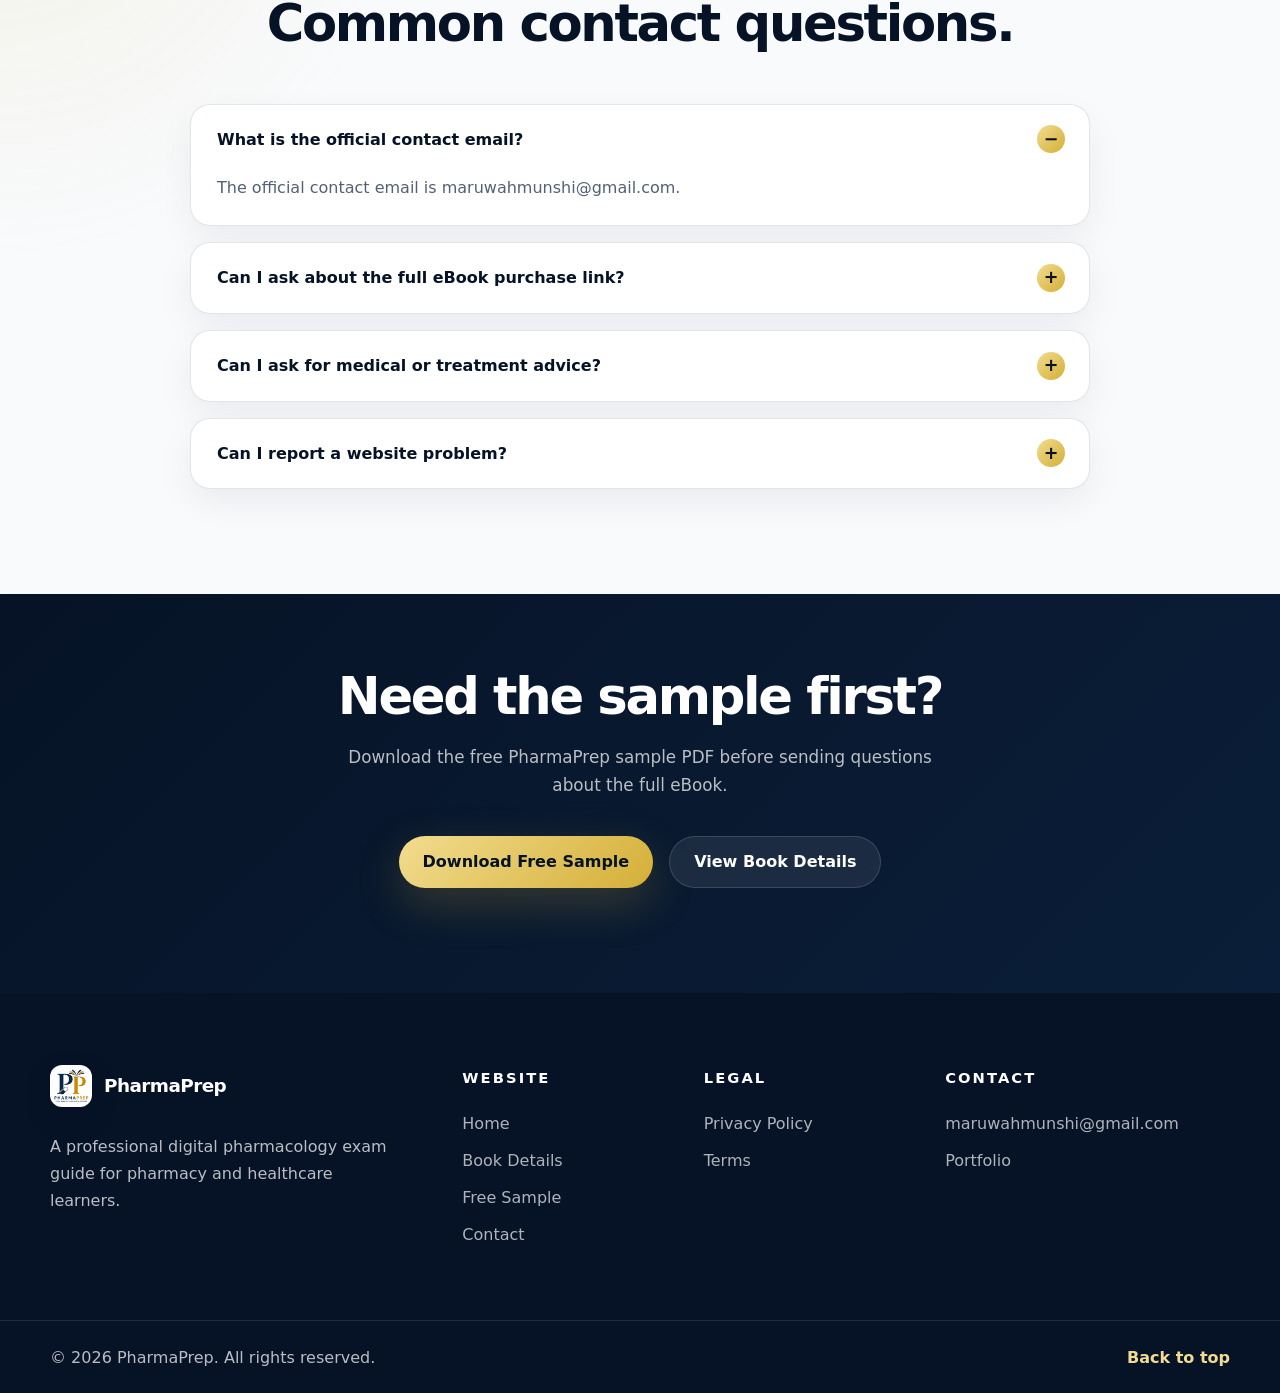
<file: contact.html>
<!DOCTYPE html>
<html lang="en">
<head>
  <!-- Basic Meta -->
  <meta charset="UTF-8" />
  <meta name="viewport" content="width=device-width, initial-scale=1.0" />

  <title>Contact | PharmaPrep</title>

  <meta
    name="description"
    content="Contact PharmaPrep for questions about the PharmaPrep: Pharmacology Exam Guide eBook, free sample PDF, purchase information, or educational content inquiries."
  />

  <meta
    name="keywords"
    content="PharmaPrep contact, pharmacology ebook contact, pharmacy study guide support, PharmaPrep email, MARUWA MARUWA"
  />

  <meta name="author" content="MARUWA MARUWA" />
  <meta name="robots" content="index, follow" />
  <meta name="theme-color" content="#0b1f3a" />

  <!-- Canonical URL -->
  <link rel="canonical" href="https://mimruwa.github.io/pharmaprep-book/contact.html" />

  <!-- Favicon -->
  <link rel="icon" type="image/png" href="images/favicon.png" />

  <!-- Open Graph Meta -->
  <meta property="og:title" content="Contact | PharmaPrep" />
  <meta
    property="og:description"
    content="Contact PharmaPrep for questions about the pharmacology exam guide, free sample PDF, and full eBook availability."
  />
  <meta property="og:type" content="website" />
  <meta property="og:url" content="https://mimruwa.github.io/pharmaprep-book/contact.html" />
  <meta property="og:image" content="https://mimruwa.github.io/pharmaprep-book/images/cover.png" />
  <meta property="og:site_name" content="PharmaPrep" />

  <!-- Twitter Card Meta -->
  <meta name="twitter:card" content="summary_large_image" />
  <meta name="twitter:title" content="Contact | PharmaPrep" />
  <meta
    name="twitter:description"
    content="Contact PharmaPrep for questions about the digital pharmacology exam guide."
  />
  <meta name="twitter:image" content="https://mimruwa.github.io/pharmaprep-book/images/cover.png" />

  <!-- CSS -->
  <link rel="stylesheet" href="style.css" />

  <!-- Structured Data -->
  <script type="application/ld+json">
  {
    "@context": "https://schema.org",
    "@type": "ContactPage",
    "name": "Contact PharmaPrep",
    "description": "Contact page for PharmaPrep: Pharmacology Exam Guide.",
    "url": "https://mimruwa.github.io/pharmaprep-book/contact.html",
    "mainEntity": {
      "@type": "Organization",
      "name": "PharmaPrep",
      "email": "maruwahmunshi@gmail.com",
      "url": "https://mimruwa.github.io/pharmaprep-book/"
    },
    "creator": {
      "@type": "Person",
      "name": "MARUWA MARUWA",
      "jobTitle": "Independent Educational Content Creator",
      "url": "https://mimruwa.github.io/maruwa-portfolio/",
      "email": "maruwahmunshi@gmail.com"
    }
  }
  </script>
</head>

<body>
  <!-- Skip Link -->
  <a class="skip-link" href="#main-content">Skip to content</a>

  <!-- Header -->
  <header class="site-header" id="top">
    <nav class="navbar" aria-label="Main navigation">
      <a href="index.html" class="brand" aria-label="PharmaPrep home">
        <img src="images/logo.png" alt="PharmaPrep logo" class="brand-logo" />
        <span class="brand-text">PharmaPrep</span>
      </a>

      <button class="nav-toggle" aria-label="Open navigation menu" aria-expanded="false">
        <span></span>
        <span></span>
        <span></span>
      </button>

      <div class="nav-menu">
        <a href="index.html">Home</a>
        <a href="book.html">Book Details</a>
        <a href="sample.html">Free Sample</a>
        <a href="#contact">Contact</a>
        <a href="#creator">Creator</a>
        <a href="privacy.html">Privacy</a>
        <a href="terms.html">Terms</a>
      </div>
    </nav>
  </header>

  <!-- Main Content -->
  <main id="main-content">
    <!-- Hero Section -->
    <section class="hero section">
      <div class="hero-bg"></div>

      <div class="container hero-container">
        <div class="hero-content reveal">
          <p class="eyebrow">Contact PharmaPrep</p>

          <h1>
            Questions about
            <span>PharmaPrep?</span>
          </h1>

          <p class="hero-subtitle">
            For questions about the free sample, full eBook availability,
            educational use, or professional inquiries, contact PharmaPrep
            directly by email.
          </p>

          <div class="hero-actions">
            <a href="mailto:maruwahmunshi@gmail.com" class="btn btn-primary">
              Email PharmaPrep
            </a>
            <a href="sample.html" class="btn btn-secondary">
              Download Free Sample
            </a>
          </div>

          <div class="hero-points" aria-label="Contact highlights">
            <div>
              <strong>Email</strong>
              <span>Direct contact</span>
            </div>
            <div>
              <strong>Support</strong>
              <span>Book questions</span>
            </div>
            <div>
              <strong>Product</strong>
              <span>Digital eBook</span>
            </div>
          </div>
        </div>

        <div class="hero-visual reveal">
          <div class="book-frame">
            <img
              src="images/cover.png"
              alt="PharmaPrep: Pharmacology Exam Guide cover"
              class="book-cover"
            />
          </div>

          <div class="floating-card card-one">
            <span>Contact</span>
            <strong>Email Support</strong>
          </div>

          <div class="floating-card card-two">
            <span>Product</span>
            <strong>PDF eBook</strong>
          </div>
        </div>
      </div>

      <a href="#contact" class="scroll-indicator" aria-label="Scroll to contact details">
        <span>Scroll</span>
        <i></i>
      </a>
    </section>

    <!-- Contact Details Section -->
    <section class="section book-section" id="contact">
      <div class="container two-column">
        <div class="section-copy reveal">
          <p class="eyebrow">Get in Touch</p>

          <h2>Contact for questions, support, or professional inquiries.</h2>

          <p>
            Use the contact details on this page if you have questions about
            PharmaPrep, the free sample PDF, full eBook availability, or future
            purchase options.
          </p>

          <p>
            Since the full eBook payment system is not connected yet, direct
            email is currently the best way to ask about the product or request
            updates.
          </p>

          <div class="cta-row">
            <a href="mailto:maruwahmunshi@gmail.com" class="text-link">
              Send an email
            </a>

            <a
              href="https://mimruwa.github.io/maruwa-portfolio/"
              class="text-link"
              target="_blank"
              rel="noopener noreferrer"
            >
              Visit portfolio
            </a>
          </div>
        </div>

        <div class="info-card reveal">
          <h3>Contact information</h3>

          <ul class="check-list">
            <li>Email: maruwahmunshi@gmail.com</li>
            <li>Website: PharmaPrep official eBook website</li>
            <li>Product: PharmaPrep: Pharmacology Exam Guide</li>
            <li>Format: Digital PDF eBook</li>
            <li>Response topic: Sample, eBook, purchase, or education inquiry</li>
          </ul>
        </div>
      </div>
    </section>

    <!-- Email Topics Section -->
    <section class="section features-section">
      <div class="container">
        <div class="section-heading reveal">
          <p class="eyebrow">Contact Topics</p>
          <h2>What you can ask about.</h2>
          <p>
            PharmaPrep welcomes clear and relevant questions about the digital
            book, sample PDF, and future purchase process.
          </p>
        </div>

        <div class="feature-grid">
          <article class="feature-card reveal">
            <div class="feature-icon">01</div>
            <h3>Free Sample Questions</h3>
            <p>
              Ask about downloading, opening, or previewing the PharmaPrep free
              sample PDF.
            </p>
          </article>

          <article class="feature-card reveal">
            <div class="feature-icon">02</div>
            <h3>Full eBook Availability</h3>
            <p>
              Ask when the complete digital eBook purchase link will become
              available.
            </p>
          </article>

          <article class="feature-card reveal">
            <div class="feature-icon">03</div>
            <h3>Educational Use</h3>
            <p>
              Ask whether PharmaPrep fits your study, exam preparation, or
              revision needs.
            </p>
          </article>

          <article class="feature-card reveal">
            <div class="feature-icon">04</div>
            <h3>Professional Inquiry</h3>
            <p>
              Contact for professional, educational, or collaboration-related
              questions.
            </p>
          </article>

          <article class="feature-card reveal">
            <div class="feature-icon">05</div>
            <h3>Website Issue</h3>
            <p>
              Report broken links, download issues, image loading problems, or
              website display concerns.
            </p>
          </article>

          <article class="feature-card reveal">
            <div class="feature-icon">06</div>
            <h3>Purchase Updates</h3>
            <p>
              Ask about future payment integration through a secure digital
              product platform.
            </p>
          </article>
        </div>
      </div>
    </section>

    <!-- Creator Section -->
    <section class="section creator-section" id="creator">
      <div class="container two-column">
        <div class="creator-image-wrap reveal">
          <img
            src="images/author.png"
            alt="MARUWA MARUWA professional profile image"
            class="creator-image"
          />
        </div>

        <div class="creator-card reveal">
          <p class="eyebrow">Creator Profile</p>

          <h2>MARUWA MARUWA</h2>

          <h3>Independent Educational Content Creator</h3>

          <p>
            MARUWA MARUWA is an independent educational content creator focused
            on building clean, structured, and accessible digital learning
            resources for students and professionals.
          </p>

          <p>
            PharmaPrep is presented with a professional academic style for
            pharmacy students, pharmacists, and healthcare learners looking for a
            focused digital study resource.
          </p>

          <div class="creator-links">
            <a href="mailto:maruwahmunshi@gmail.com" class="text-link">
              Email
            </a>

            <a
              href="https://mimruwa.github.io/maruwa-portfolio/"
              class="text-link"
              target="_blank"
              rel="noopener noreferrer"
            >
              Portfolio Website
            </a>
          </div>
        </div>
      </div>
    </section>

    <!-- Email Template Section -->
    <section class="section inside-section">
      <div class="container two-column reverse">
        <div class="inside-card reveal">
          <h3>Suggested email details</h3>

          <ul class="check-list">
            <li>Your name</li>
            <li>Your question or request</li>
            <li>Whether your question is about the sample or full eBook</li>
            <li>Any issue you faced while downloading</li>
            <li>Your preferred reply email address</li>
          </ul>
        </div>

        <div class="section-copy reveal">
          <p class="eyebrow">Email Guide</p>

          <h2>Send a clear message for faster understanding.</h2>

          <p>
            When contacting PharmaPrep, include enough details so the question is
            easy to understand. This is especially helpful for download problems,
            payment questions, or full eBook availability inquiries.
          </p>

          <p>
            Please remember that PharmaPrep is an educational study resource. It
            cannot provide personal medical advice, diagnosis, treatment advice,
            or clinical decisions.
          </p>
        </div>
      </div>
    </section>

    <!-- Quick Contact CTA -->
    <section class="section sample-section">
      <div class="container">
        <div class="sample-box reveal">
          <div>
            <p class="eyebrow">Direct Email</p>
            <h2>Ready to contact PharmaPrep?</h2>
            <p>
              Click the button to open your email app and send a message directly
              to the PharmaPrep contact email.
            </p>
          </div>

          <a href="mailto:maruwahmunshi@gmail.com" class="btn btn-primary btn-large">
            Send Email
          </a>
        </div>
      </div>
    </section>

    <!-- FAQ Section -->
    <section class="section faq-section">
      <div class="container">
        <div class="section-heading reveal">
          <p class="eyebrow">Contact FAQ</p>
          <h2>Common contact questions.</h2>
        </div>

        <div class="faq-list">
          <details class="faq-item reveal" open>
            <summary>What is the official contact email?</summary>
            <p>
              The official contact email is maruwahmunshi@gmail.com.
            </p>
          </details>

          <details class="faq-item reveal">
            <summary>Can I ask about the full eBook purchase link?</summary>
            <p>
              Yes. The full eBook purchase link is not connected yet, so you can
              email to ask about availability or updates.
            </p>
          </details>

          <details class="faq-item reveal">
            <summary>Can I ask for medical or treatment advice?</summary>
            <p>
              No. PharmaPrep is for educational study and exam revision only. It
              does not provide medical advice, diagnosis, treatment guidance, or
              clinical decisions.
            </p>
          </details>

          <details class="faq-item reveal">
            <summary>Can I report a website problem?</summary>
            <p>
              Yes. You can email if a download link, image, page, or button does
              not work correctly.
            </p>
          </details>
        </div>
      </div>
    </section>

    <!-- Final CTA -->
    <section class="section final-cta">
      <div class="container">
        <div class="final-cta-box reveal">
          <h2>Need the sample first?</h2>
          <p>
            Download the free PharmaPrep sample PDF before sending questions
            about the full eBook.
          </p>

          <div class="hero-actions center">
            <a href="pdf/PharmaPrep_Free_Sample.pdf" class="btn btn-primary" download>
              Download Free Sample
            </a>
            <a href="book.html" class="btn btn-secondary">
              View Book Details
            </a>
          </div>
        </div>
      </div>
    </section>
  </main>

  <!-- Footer -->
  <footer class="site-footer">
    <div class="container footer-grid">
      <div class="footer-brand">
        <a href="index.html" class="brand">
          <img src="images/logo.png" alt="PharmaPrep logo" class="brand-logo" />
          <span class="brand-text">PharmaPrep</span>
        </a>

        <p>
          A professional digital pharmacology exam guide for pharmacy and
          healthcare learners.
        </p>
      </div>

      <div class="footer-links">
        <h3>Website</h3>
        <a href="index.html">Home</a>
        <a href="book.html">Book Details</a>
        <a href="sample.html">Free Sample</a>
        <a href="contact.html">Contact</a>
      </div>

      <div class="footer-links">
        <h3>Legal</h3>
        <a href="privacy.html">Privacy Policy</a>
        <a href="terms.html">Terms</a>
      </div>

      <div class="footer-links">
        <h3>Contact</h3>
        <a href="mailto:maruwahmunshi@gmail.com">maruwahmunshi@gmail.com</a>
        <a
          href="https://mimruwa.github.io/maruwa-portfolio/"
          target="_blank"
          rel="noopener noreferrer"
        >
          Portfolio
        </a>
      </div>
    </div>

    <div class="footer-bottom">
      <div class="container footer-bottom-inner">
        <p>&copy; <span id="current-year">2026</span> PharmaPrep. All rights reserved.</p>
        <a href="#top">Back to top</a>
      </div>
    </div>
  </footer>

  <!-- JavaScript -->
  <script src="script.js"></script>
</body>
</html>
</file>
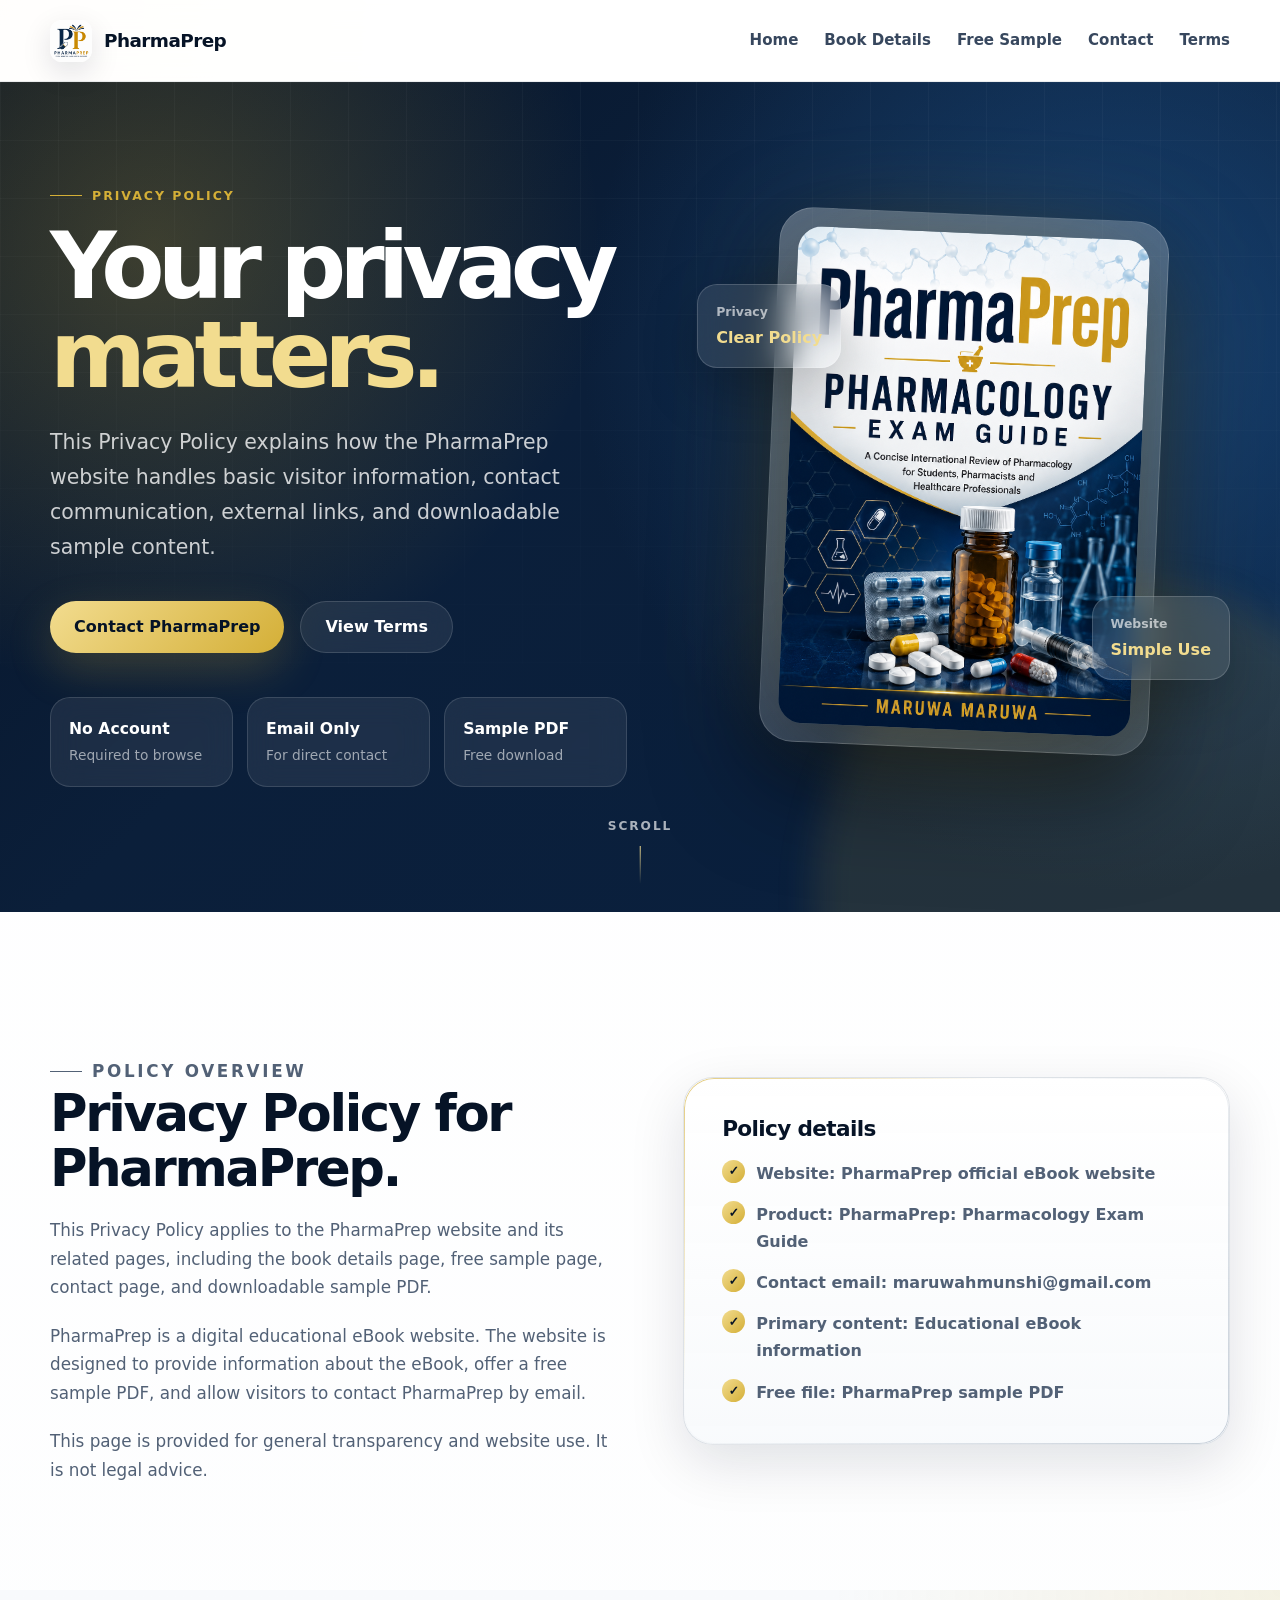
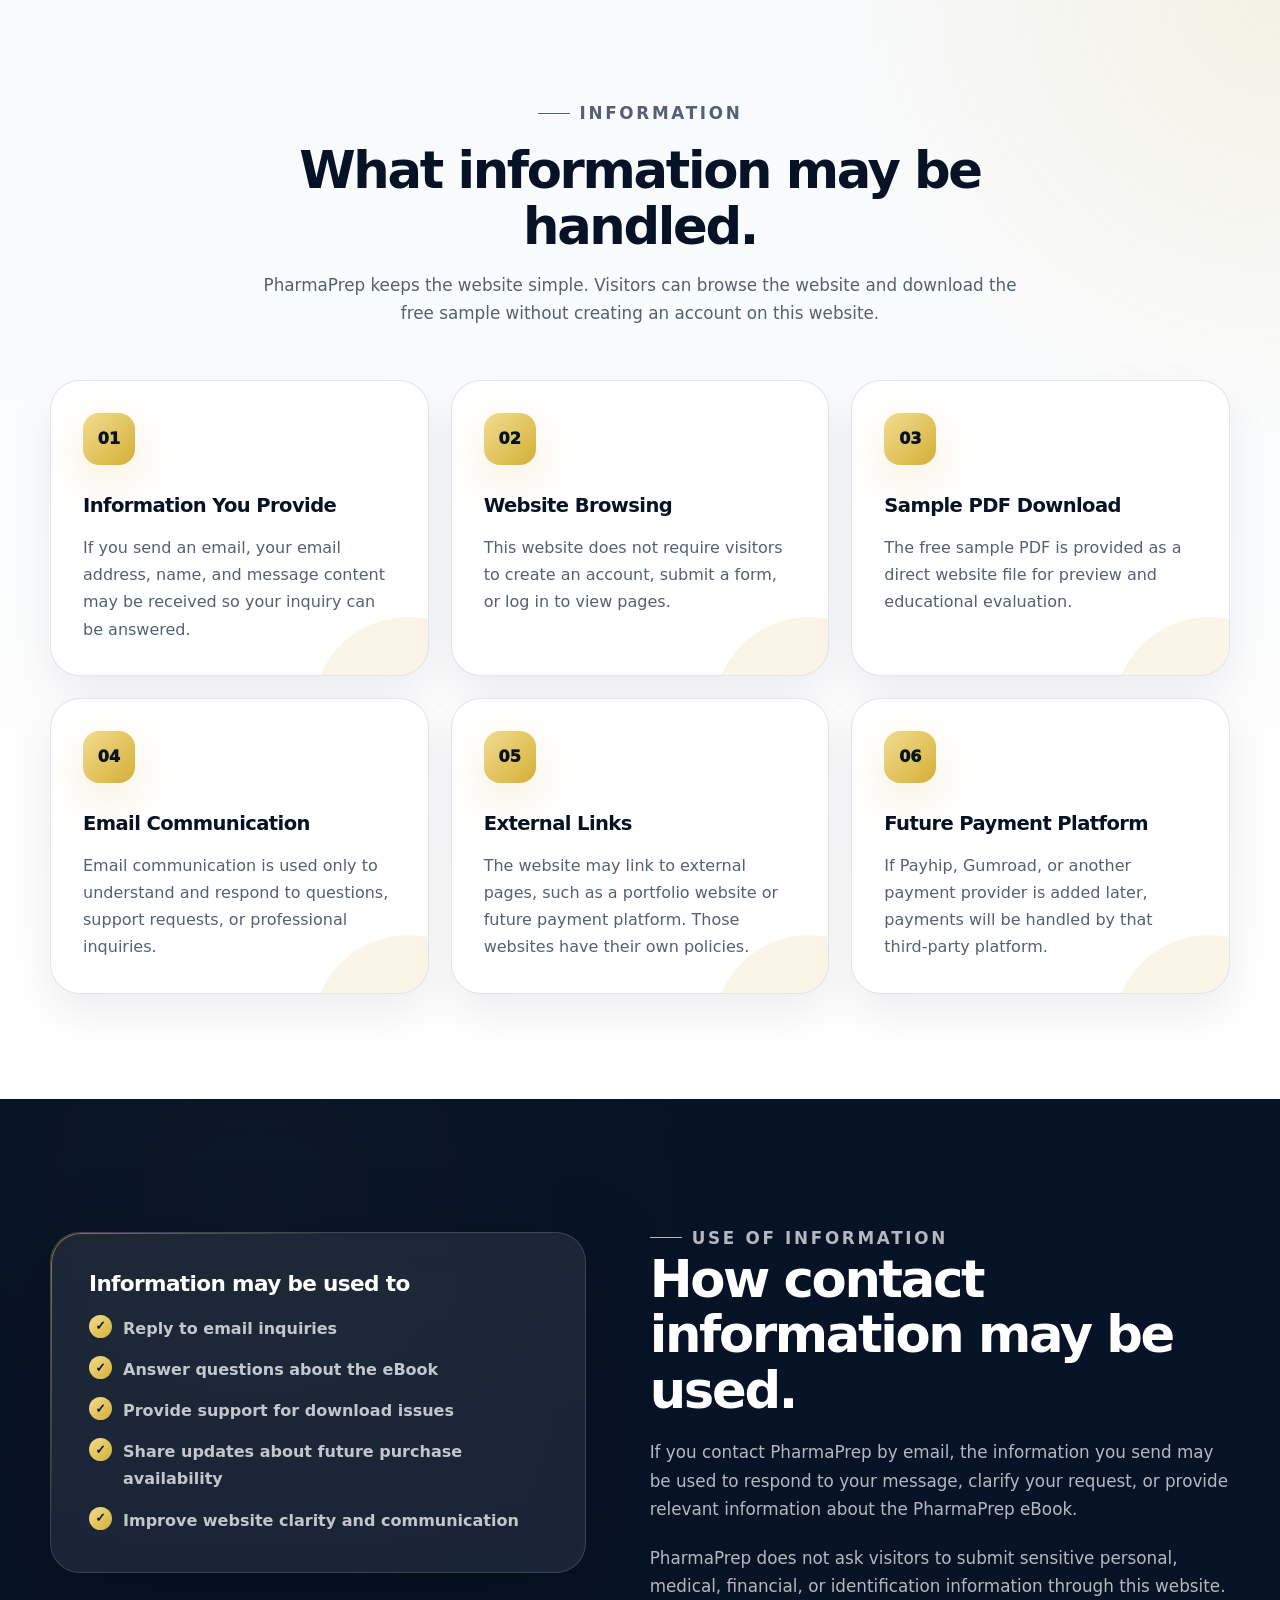
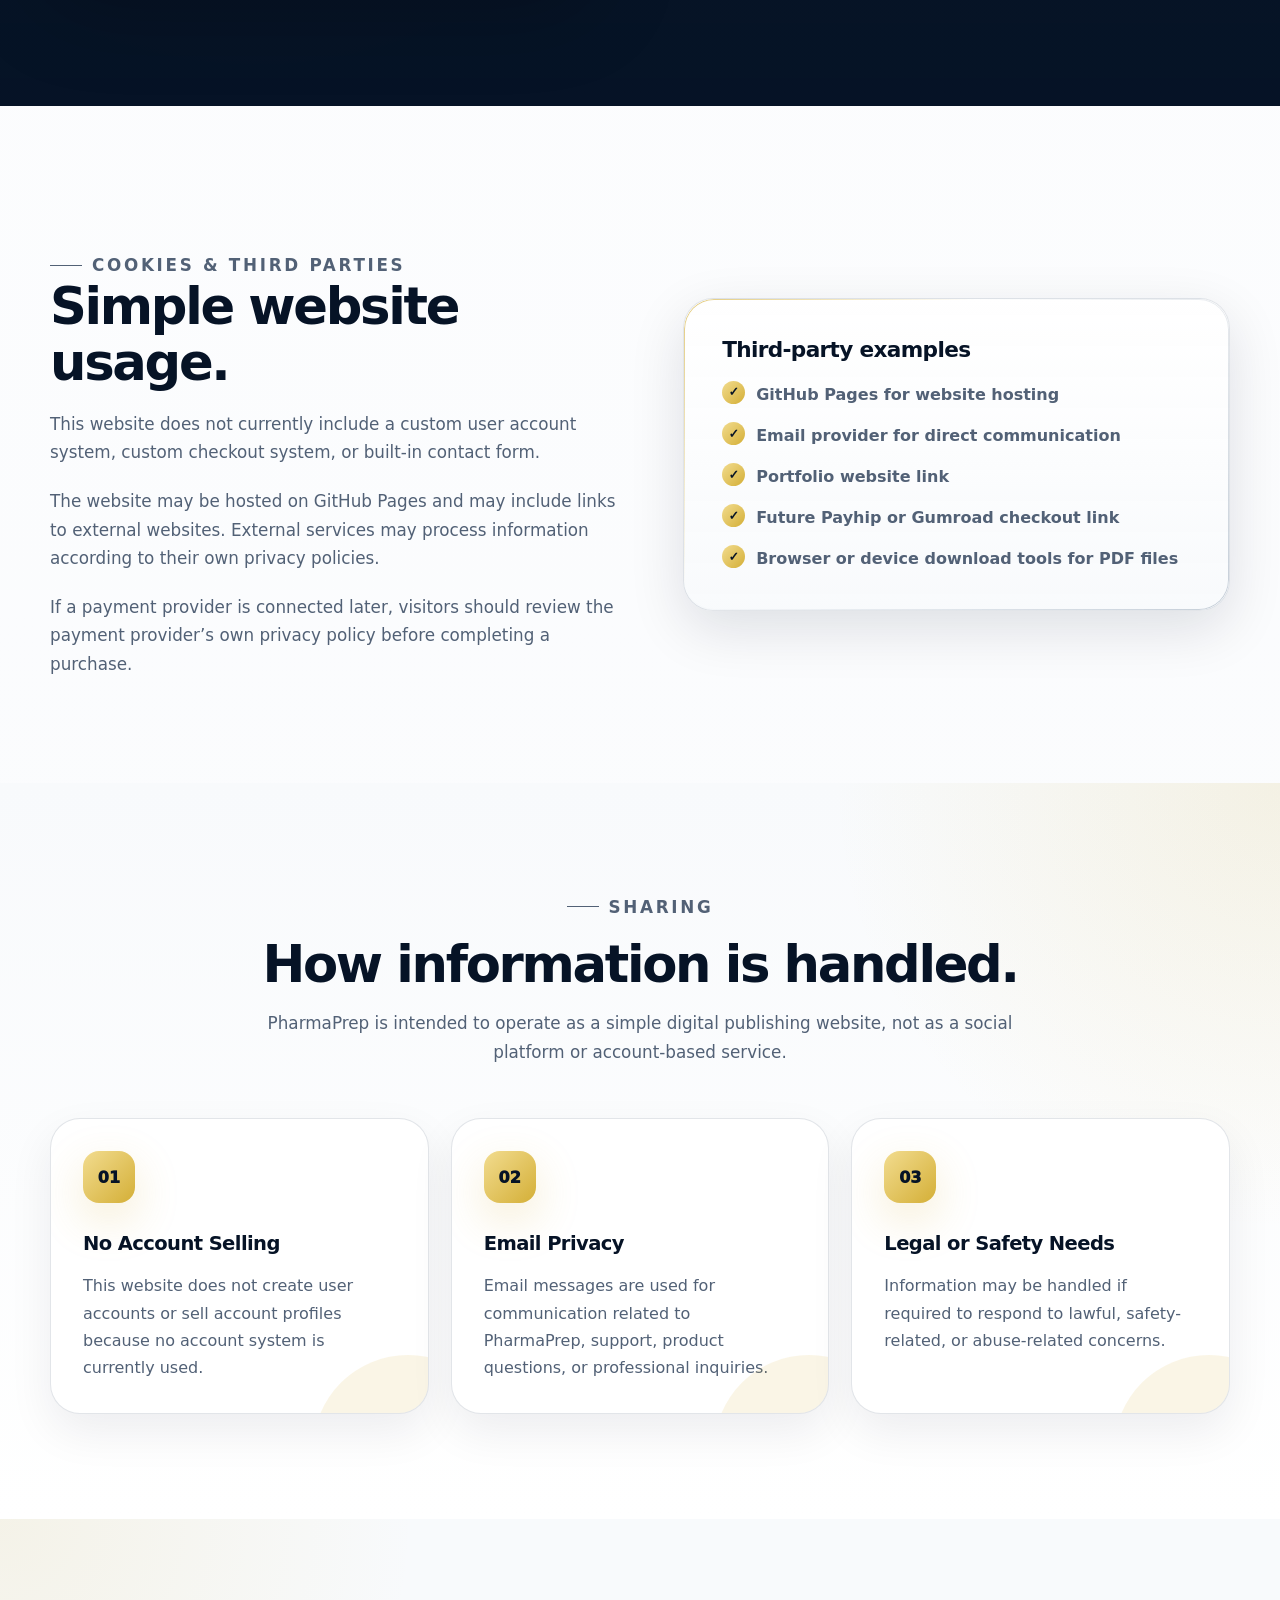
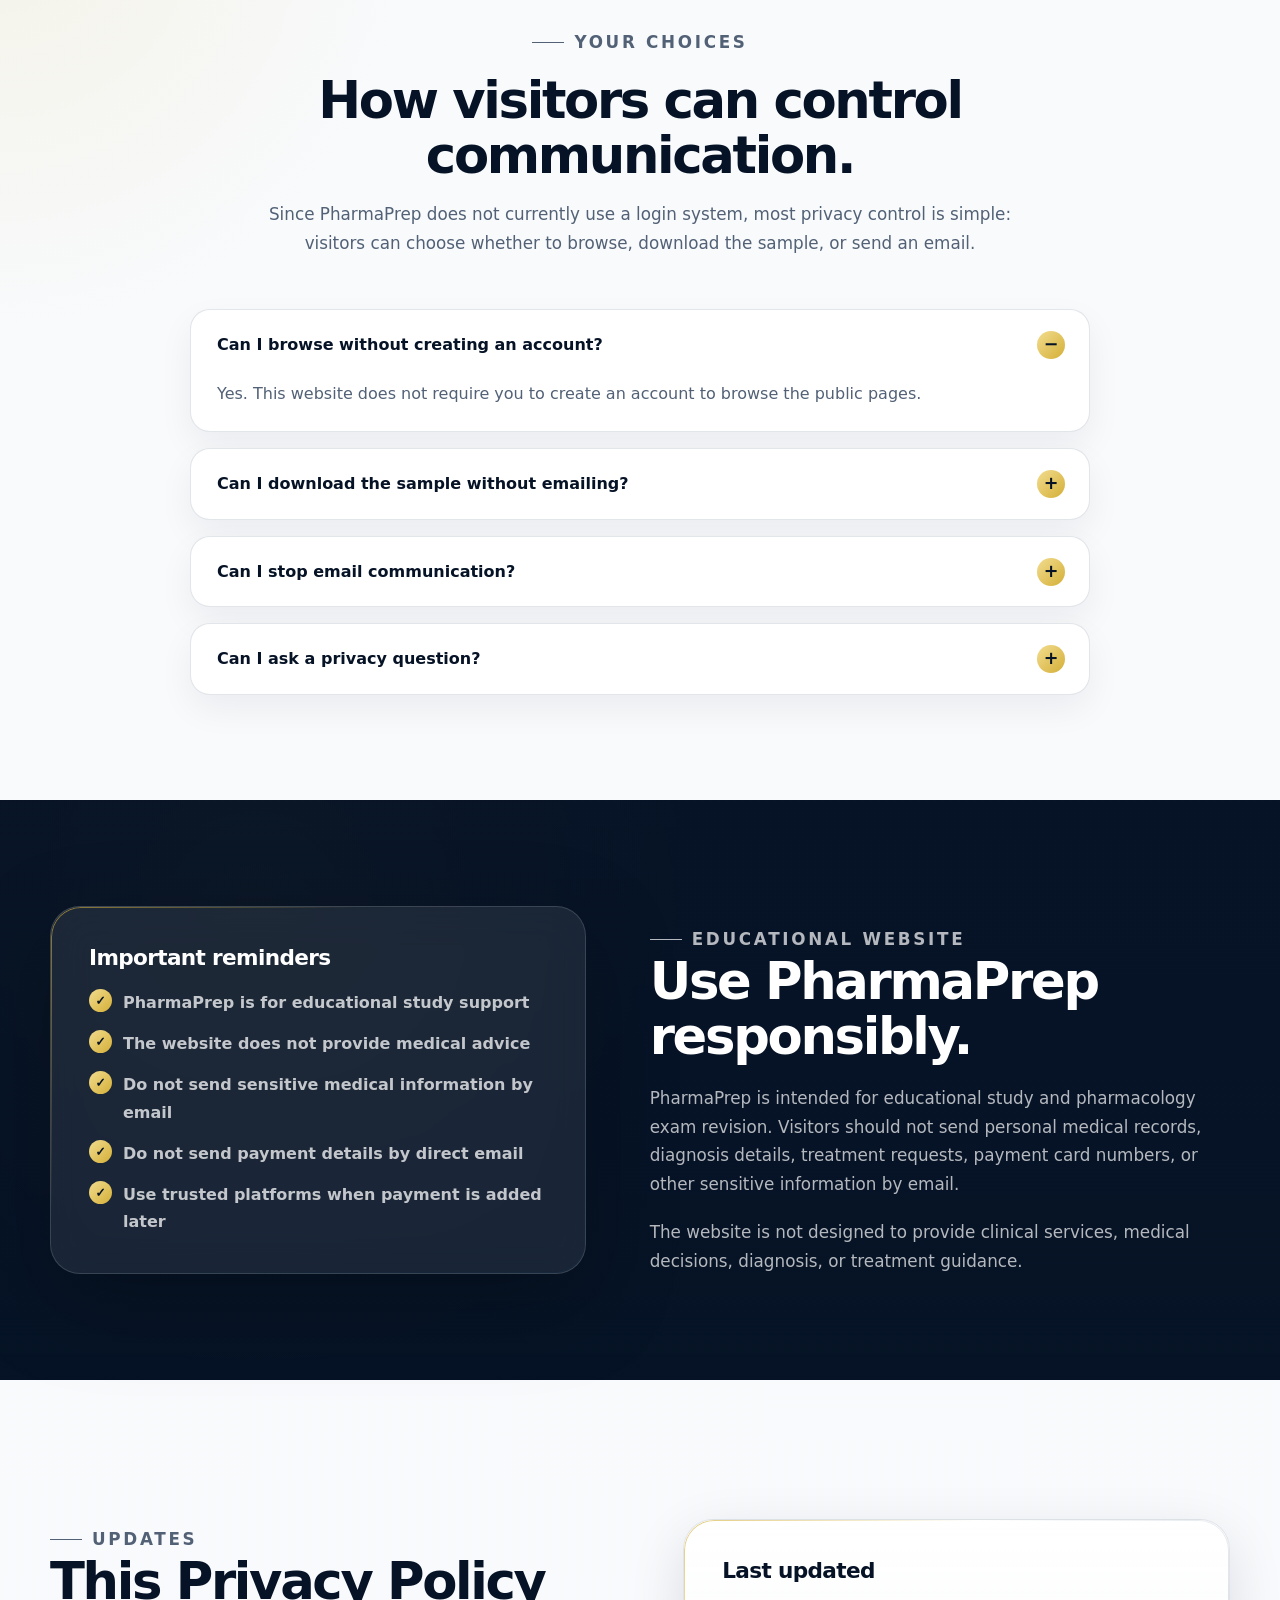
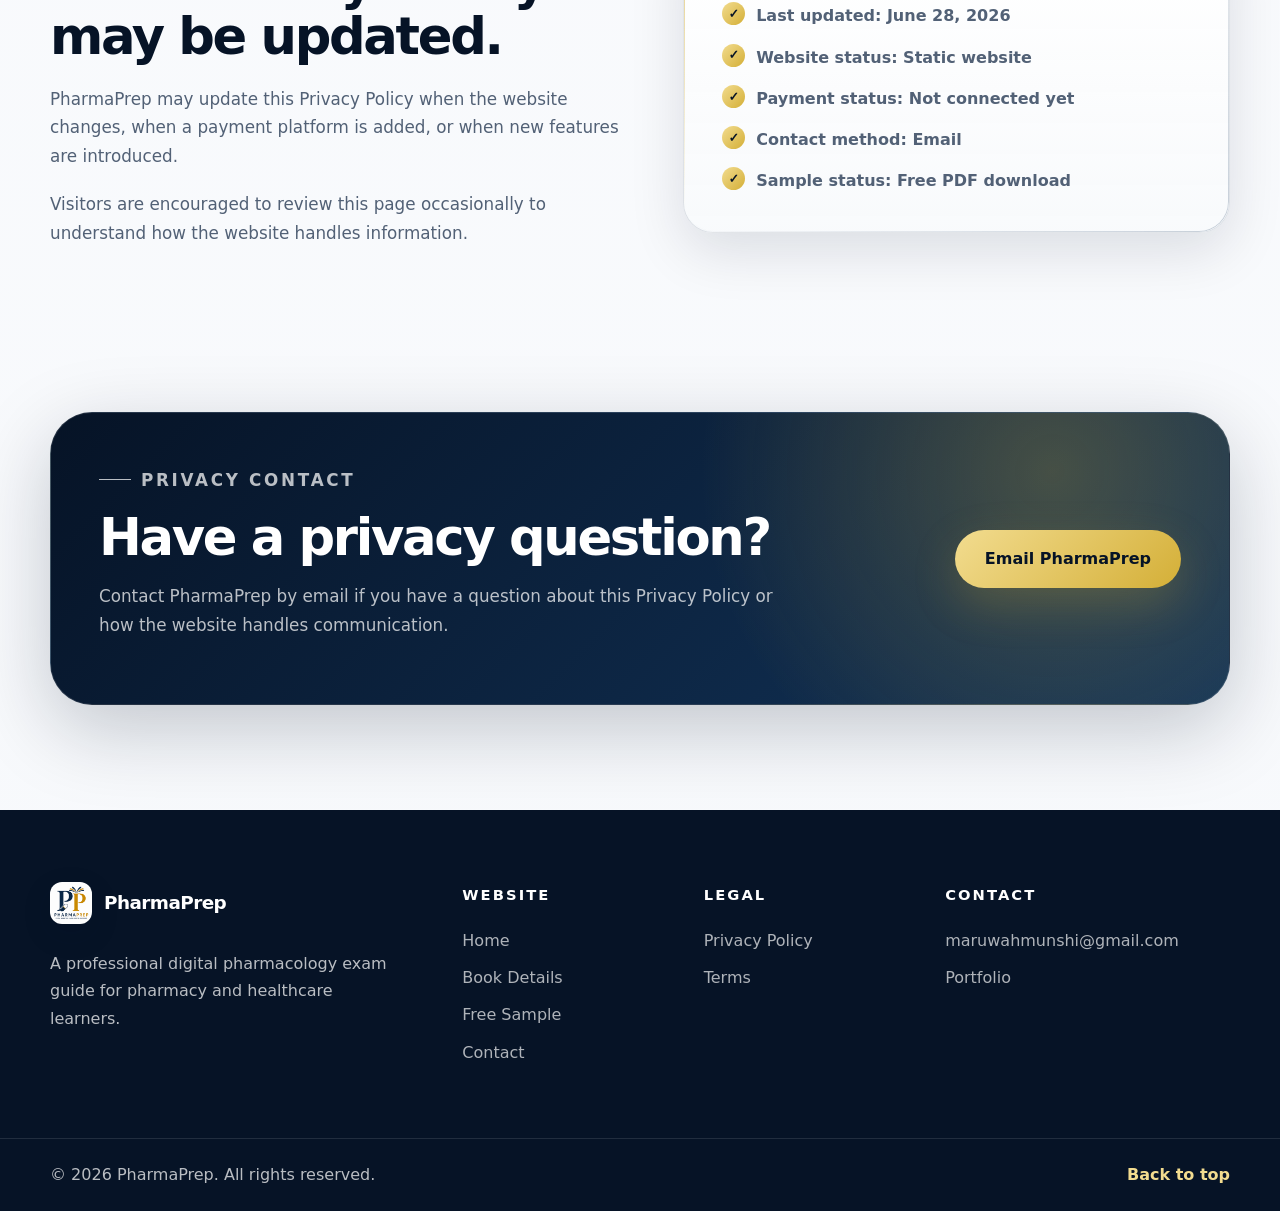
<file: privacy.html>
<!DOCTYPE html>
<html lang="en">
<head>
  <!-- Basic Meta -->
  <meta charset="UTF-8" />
  <meta name="viewport" content="width=device-width, initial-scale=1.0" />

  <title>Privacy Policy | PharmaPrep</title>

  <meta
    name="description"
    content="Read the Privacy Policy for PharmaPrep, the official website for PharmaPrep: Pharmacology Exam Guide."
  />

  <meta
    name="keywords"
    content="PharmaPrep privacy policy, pharmacology ebook privacy, PharmaPrep website privacy, educational ebook privacy policy"
  />

  <meta name="author" content="MARUWA MARUWA" />
  <meta name="robots" content="index, follow" />
  <meta name="theme-color" content="#0b1f3a" />

  <!-- Canonical URL -->
  <link rel="canonical" href="https://mimruwa.github.io/pharmaprep-book/privacy.html" />

  <!-- Favicon -->
  <link rel="icon" type="image/png" href="images/favicon.png" />

  <!-- Open Graph Meta -->
  <meta property="og:title" content="Privacy Policy | PharmaPrep" />
  <meta
    property="og:description"
    content="Privacy Policy for the PharmaPrep official eBook website."
  />
  <meta property="og:type" content="website" />
  <meta property="og:url" content="https://mimruwa.github.io/pharmaprep-book/privacy.html" />
  <meta property="og:image" content="https://mimruwa.github.io/pharmaprep-book/images/cover.png" />
  <meta property="og:site_name" content="PharmaPrep" />

  <!-- Twitter Card Meta -->
  <meta name="twitter:card" content="summary_large_image" />
  <meta name="twitter:title" content="Privacy Policy | PharmaPrep" />
  <meta
    name="twitter:description"
    content="Read the Privacy Policy for the PharmaPrep website."
  />
  <meta name="twitter:image" content="https://mimruwa.github.io/pharmaprep-book/images/cover.png" />

  <!-- CSS -->
  <link rel="stylesheet" href="style.css" />

  <!-- Structured Data -->
  <script type="application/ld+json">
  {
    "@context": "https://schema.org",
    "@type": "WebPage",
    "name": "Privacy Policy | PharmaPrep",
    "description": "Privacy Policy for the PharmaPrep official website.",
    "url": "https://mimruwa.github.io/pharmaprep-book/privacy.html",
    "publisher": {
      "@type": "Organization",
      "name": "PharmaPrep"
    },
    "creator": {
      "@type": "Person",
      "name": "MARUWA MARUWA",
      "jobTitle": "Independent Educational Content Creator",
      "url": "https://mimruwa.github.io/maruwa-portfolio/",
      "email": "maruwahmunshi@gmail.com"
    }
  }
  </script>
</head>

<body>
  <!-- Skip Link -->
  <a class="skip-link" href="#main-content">Skip to content</a>

  <!-- Header -->
  <header class="site-header" id="top">
    <nav class="navbar" aria-label="Main navigation">
      <a href="index.html" class="brand" aria-label="PharmaPrep home">
        <img src="images/logo.png" alt="PharmaPrep logo" class="brand-logo" />
        <span class="brand-text">PharmaPrep</span>
      </a>

      <button class="nav-toggle" aria-label="Open navigation menu" aria-expanded="false">
        <span></span>
        <span></span>
        <span></span>
      </button>

      <div class="nav-menu">
        <a href="index.html">Home</a>
        <a href="book.html">Book Details</a>
        <a href="sample.html">Free Sample</a>
        <a href="contact.html">Contact</a>
        <a href="terms.html">Terms</a>
      </div>
    </nav>
  </header>

  <!-- Main Content -->
  <main id="main-content">
    <!-- Hero Section -->
    <section class="hero section">
      <div class="hero-bg"></div>

      <div class="container hero-container">
        <div class="hero-content reveal">
          <p class="eyebrow">Privacy Policy</p>

          <h1>
            Your privacy
            <span>matters.</span>
          </h1>

          <p class="hero-subtitle">
            This Privacy Policy explains how the PharmaPrep website handles
            basic visitor information, contact communication, external links, and
            downloadable sample content.
          </p>

          <div class="hero-actions">
            <a href="contact.html" class="btn btn-primary">
              Contact PharmaPrep
            </a>
            <a href="terms.html" class="btn btn-secondary">
              View Terms
            </a>
          </div>

          <div class="hero-points" aria-label="Privacy highlights">
            <div>
              <strong>No Account</strong>
              <span>Required to browse</span>
            </div>
            <div>
              <strong>Email Only</strong>
              <span>For direct contact</span>
            </div>
            <div>
              <strong>Sample PDF</strong>
              <span>Free download</span>
            </div>
          </div>
        </div>

        <div class="hero-visual reveal">
          <div class="book-frame">
            <img
              src="images/cover.png"
              alt="PharmaPrep: Pharmacology Exam Guide cover"
              class="book-cover"
            />
          </div>

          <div class="floating-card card-one">
            <span>Privacy</span>
            <strong>Clear Policy</strong>
          </div>

          <div class="floating-card card-two">
            <span>Website</span>
            <strong>Simple Use</strong>
          </div>
        </div>
      </div>

      <a href="#privacy-policy" class="scroll-indicator" aria-label="Scroll to privacy policy">
        <span>Scroll</span>
        <i></i>
      </a>
    </section>

    <!-- Privacy Policy Content -->
    <section class="section book-section" id="privacy-policy">
      <div class="container two-column">
        <div class="section-copy reveal">
          <p class="eyebrow">Policy Overview</p>

          <h2>Privacy Policy for PharmaPrep.</h2>

          <p>
            This Privacy Policy applies to the PharmaPrep website and its related
            pages, including the book details page, free sample page, contact
            page, and downloadable sample PDF.
          </p>

          <p>
            PharmaPrep is a digital educational eBook website. The website is
            designed to provide information about the eBook, offer a free sample
            PDF, and allow visitors to contact PharmaPrep by email.
          </p>

          <p>
            This page is provided for general transparency and website use. It is
            not legal advice.
          </p>
        </div>

        <div class="info-card reveal">
          <h3>Policy details</h3>

          <ul class="check-list">
            <li>Website: PharmaPrep official eBook website</li>
            <li>Product: PharmaPrep: Pharmacology Exam Guide</li>
            <li>Contact email: maruwahmunshi@gmail.com</li>
            <li>Primary content: Educational eBook information</li>
            <li>Free file: PharmaPrep sample PDF</li>
          </ul>
        </div>
      </div>
    </section>

    <!-- Information Collection Section -->
    <section class="section features-section">
      <div class="container">
        <div class="section-heading reveal">
          <p class="eyebrow">Information</p>
          <h2>What information may be handled.</h2>
          <p>
            PharmaPrep keeps the website simple. Visitors can browse the website
            and download the free sample without creating an account on this
            website.
          </p>
        </div>

        <div class="feature-grid">
          <article class="feature-card reveal">
            <div class="feature-icon">01</div>
            <h3>Information You Provide</h3>
            <p>
              If you send an email, your email address, name, and message content
              may be received so your inquiry can be answered.
            </p>
          </article>

          <article class="feature-card reveal">
            <div class="feature-icon">02</div>
            <h3>Website Browsing</h3>
            <p>
              This website does not require visitors to create an account,
              submit a form, or log in to view pages.
            </p>
          </article>

          <article class="feature-card reveal">
            <div class="feature-icon">03</div>
            <h3>Sample PDF Download</h3>
            <p>
              The free sample PDF is provided as a direct website file for
              preview and educational evaluation.
            </p>
          </article>

          <article class="feature-card reveal">
            <div class="feature-icon">04</div>
            <h3>Email Communication</h3>
            <p>
              Email communication is used only to understand and respond to
              questions, support requests, or professional inquiries.
            </p>
          </article>

          <article class="feature-card reveal">
            <div class="feature-icon">05</div>
            <h3>External Links</h3>
            <p>
              The website may link to external pages, such as a portfolio website
              or future payment platform. Those websites have their own policies.
            </p>
          </article>

          <article class="feature-card reveal">
            <div class="feature-icon">06</div>
            <h3>Future Payment Platform</h3>
            <p>
              If Payhip, Gumroad, or another payment provider is added later,
              payments will be handled by that third-party platform.
            </p>
          </article>
        </div>
      </div>
    </section>

    <!-- How Information Is Used -->
    <section class="section inside-section">
      <div class="container two-column reverse">
        <div class="inside-card reveal">
          <h3>Information may be used to</h3>

          <ul class="check-list">
            <li>Reply to email inquiries</li>
            <li>Answer questions about the eBook</li>
            <li>Provide support for download issues</li>
            <li>Share updates about future purchase availability</li>
            <li>Improve website clarity and communication</li>
          </ul>
        </div>

        <div class="section-copy reveal">
          <p class="eyebrow">Use of Information</p>

          <h2>How contact information may be used.</h2>

          <p>
            If you contact PharmaPrep by email, the information you send may be
            used to respond to your message, clarify your request, or provide
            relevant information about the PharmaPrep eBook.
          </p>

          <p>
            PharmaPrep does not ask visitors to submit sensitive personal,
            medical, financial, or identification information through this
            website.
          </p>
        </div>
      </div>
    </section>

    <!-- Cookies / Analytics / Third Parties -->
    <section class="section book-section">
      <div class="container two-column">
        <div class="section-copy reveal">
          <p class="eyebrow">Cookies & Third Parties</p>

          <h2>Simple website usage.</h2>

          <p>
            This website does not currently include a custom user account system,
            custom checkout system, or built-in contact form.
          </p>

          <p>
            The website may be hosted on GitHub Pages and may include links to
            external websites. External services may process information
            according to their own privacy policies.
          </p>

          <p>
            If a payment provider is connected later, visitors should review the
            payment provider’s own privacy policy before completing a purchase.
          </p>
        </div>

        <div class="info-card reveal">
          <h3>Third-party examples</h3>

          <ul class="check-list">
            <li>GitHub Pages for website hosting</li>
            <li>Email provider for direct communication</li>
            <li>Portfolio website link</li>
            <li>Future Payhip or Gumroad checkout link</li>
            <li>Browser or device download tools for PDF files</li>
          </ul>
        </div>
      </div>
    </section>

    <!-- Data Sharing Section -->
    <section class="section features-section">
      <div class="container">
        <div class="section-heading reveal">
          <p class="eyebrow">Sharing</p>
          <h2>How information is handled.</h2>
          <p>
            PharmaPrep is intended to operate as a simple digital publishing
            website, not as a social platform or account-based service.
          </p>
        </div>

        <div class="feature-grid">
          <article class="feature-card reveal">
            <div class="feature-icon">01</div>
            <h3>No Account Selling</h3>
            <p>
              This website does not create user accounts or sell account
              profiles because no account system is currently used.
            </p>
          </article>

          <article class="feature-card reveal">
            <div class="feature-icon">02</div>
            <h3>Email Privacy</h3>
            <p>
              Email messages are used for communication related to PharmaPrep,
              support, product questions, or professional inquiries.
            </p>
          </article>

          <article class="feature-card reveal">
            <div class="feature-icon">03</div>
            <h3>Legal or Safety Needs</h3>
            <p>
              Information may be handled if required to respond to lawful,
              safety-related, or abuse-related concerns.
            </p>
          </article>
        </div>
      </div>
    </section>

    <!-- User Choices Section -->
    <section class="section faq-section">
      <div class="container">
        <div class="section-heading reveal">
          <p class="eyebrow">Your Choices</p>
          <h2>How visitors can control communication.</h2>
          <p>
            Since PharmaPrep does not currently use a login system, most privacy
            control is simple: visitors can choose whether to browse, download
            the sample, or send an email.
          </p>
        </div>

        <div class="faq-list">
          <details class="faq-item reveal" open>
            <summary>Can I browse without creating an account?</summary>
            <p>
              Yes. This website does not require you to create an account to
              browse the public pages.
            </p>
          </details>

          <details class="faq-item reveal">
            <summary>Can I download the sample without emailing?</summary>
            <p>
              Yes. The sample PDF is linked directly on the website and does not
              require you to email first.
            </p>
          </details>

          <details class="faq-item reveal">
            <summary>Can I stop email communication?</summary>
            <p>
              Yes. If you no longer want email replies, you can request that
              communication stop.
            </p>
          </details>

          <details class="faq-item reveal">
            <summary>Can I ask a privacy question?</summary>
            <p>
              Yes. You can contact PharmaPrep at maruwahmunshi@gmail.com with
              privacy-related questions about this website.
            </p>
          </details>
        </div>
      </div>
    </section>

    <!-- Children / Educational Use -->
    <section class="section inside-section">
      <div class="container two-column reverse">
        <div class="inside-card reveal">
          <h3>Important reminders</h3>

          <ul class="check-list">
            <li>PharmaPrep is for educational study support</li>
            <li>The website does not provide medical advice</li>
            <li>Do not send sensitive medical information by email</li>
            <li>Do not send payment details by direct email</li>
            <li>Use trusted platforms when payment is added later</li>
          </ul>
        </div>

        <div class="section-copy reveal">
          <p class="eyebrow">Educational Website</p>

          <h2>Use PharmaPrep responsibly.</h2>

          <p>
            PharmaPrep is intended for educational study and pharmacology exam
            revision. Visitors should not send personal medical records,
            diagnosis details, treatment requests, payment card numbers, or other
            sensitive information by email.
          </p>

          <p>
            The website is not designed to provide clinical services, medical
            decisions, diagnosis, or treatment guidance.
          </p>
        </div>
      </div>
    </section>

    <!-- Policy Updates Section -->
    <section class="section book-section">
      <div class="container two-column">
        <div class="section-copy reveal">
          <p class="eyebrow">Updates</p>

          <h2>This Privacy Policy may be updated.</h2>

          <p>
            PharmaPrep may update this Privacy Policy when the website changes,
            when a payment platform is added, or when new features are introduced.
          </p>

          <p>
            Visitors are encouraged to review this page occasionally to understand
            how the website handles information.
          </p>
        </div>

        <div class="info-card reveal">
          <h3>Last updated</h3>

          <ul class="check-list">
            <li>Last updated: June 28, 2026</li>
            <li>Website status: Static website</li>
            <li>Payment status: Not connected yet</li>
            <li>Contact method: Email</li>
            <li>Sample status: Free PDF download</li>
          </ul>
        </div>
      </div>
    </section>

    <!-- Contact CTA -->
    <section class="section sample-section">
      <div class="container">
        <div class="sample-box reveal">
          <div>
            <p class="eyebrow">Privacy Contact</p>
            <h2>Have a privacy question?</h2>
            <p>
              Contact PharmaPrep by email if you have a question about this
              Privacy Policy or how the website handles communication.
            </p>
          </div>

          <a href="mailto:maruwahmunshi@gmail.com" class="btn btn-primary btn-large">
            Email PharmaPrep
          </a>
        </div>
      </div>
    </section>
  </main>

  <!-- Footer -->
  <footer class="site-footer">
    <div class="container footer-grid">
      <div class="footer-brand">
        <a href="index.html" class="brand">
          <img src="images/logo.png" alt="PharmaPrep logo" class="brand-logo" />
          <span class="brand-text">PharmaPrep</span>
        </a>

        <p>
          A professional digital pharmacology exam guide for pharmacy and
          healthcare learners.
        </p>
      </div>

      <div class="footer-links">
        <h3>Website</h3>
        <a href="index.html">Home</a>
        <a href="book.html">Book Details</a>
        <a href="sample.html">Free Sample</a>
        <a href="contact.html">Contact</a>
      </div>

      <div class="footer-links">
        <h3>Legal</h3>
        <a href="privacy.html">Privacy Policy</a>
        <a href="terms.html">Terms</a>
      </div>

      <div class="footer-links">
        <h3>Contact</h3>
        <a href="mailto:maruwahmunshi@gmail.com">maruwahmunshi@gmail.com</a>
        <a
          href="https://mimruwa.github.io/maruwa-portfolio/"
          target="_blank"
          rel="noopener noreferrer"
        >
          Portfolio
        </a>
      </div>
    </div>

    <div class="footer-bottom">
      <div class="container footer-bottom-inner">
        <p>&copy; <span id="current-year">2026</span> PharmaPrep. All rights reserved.</p>
        <a href="#top">Back to top</a>
      </div>
    </div>
  </footer>

  <!-- JavaScript -->
  <script src="script.js"></script>
</body>
</html>
</file>
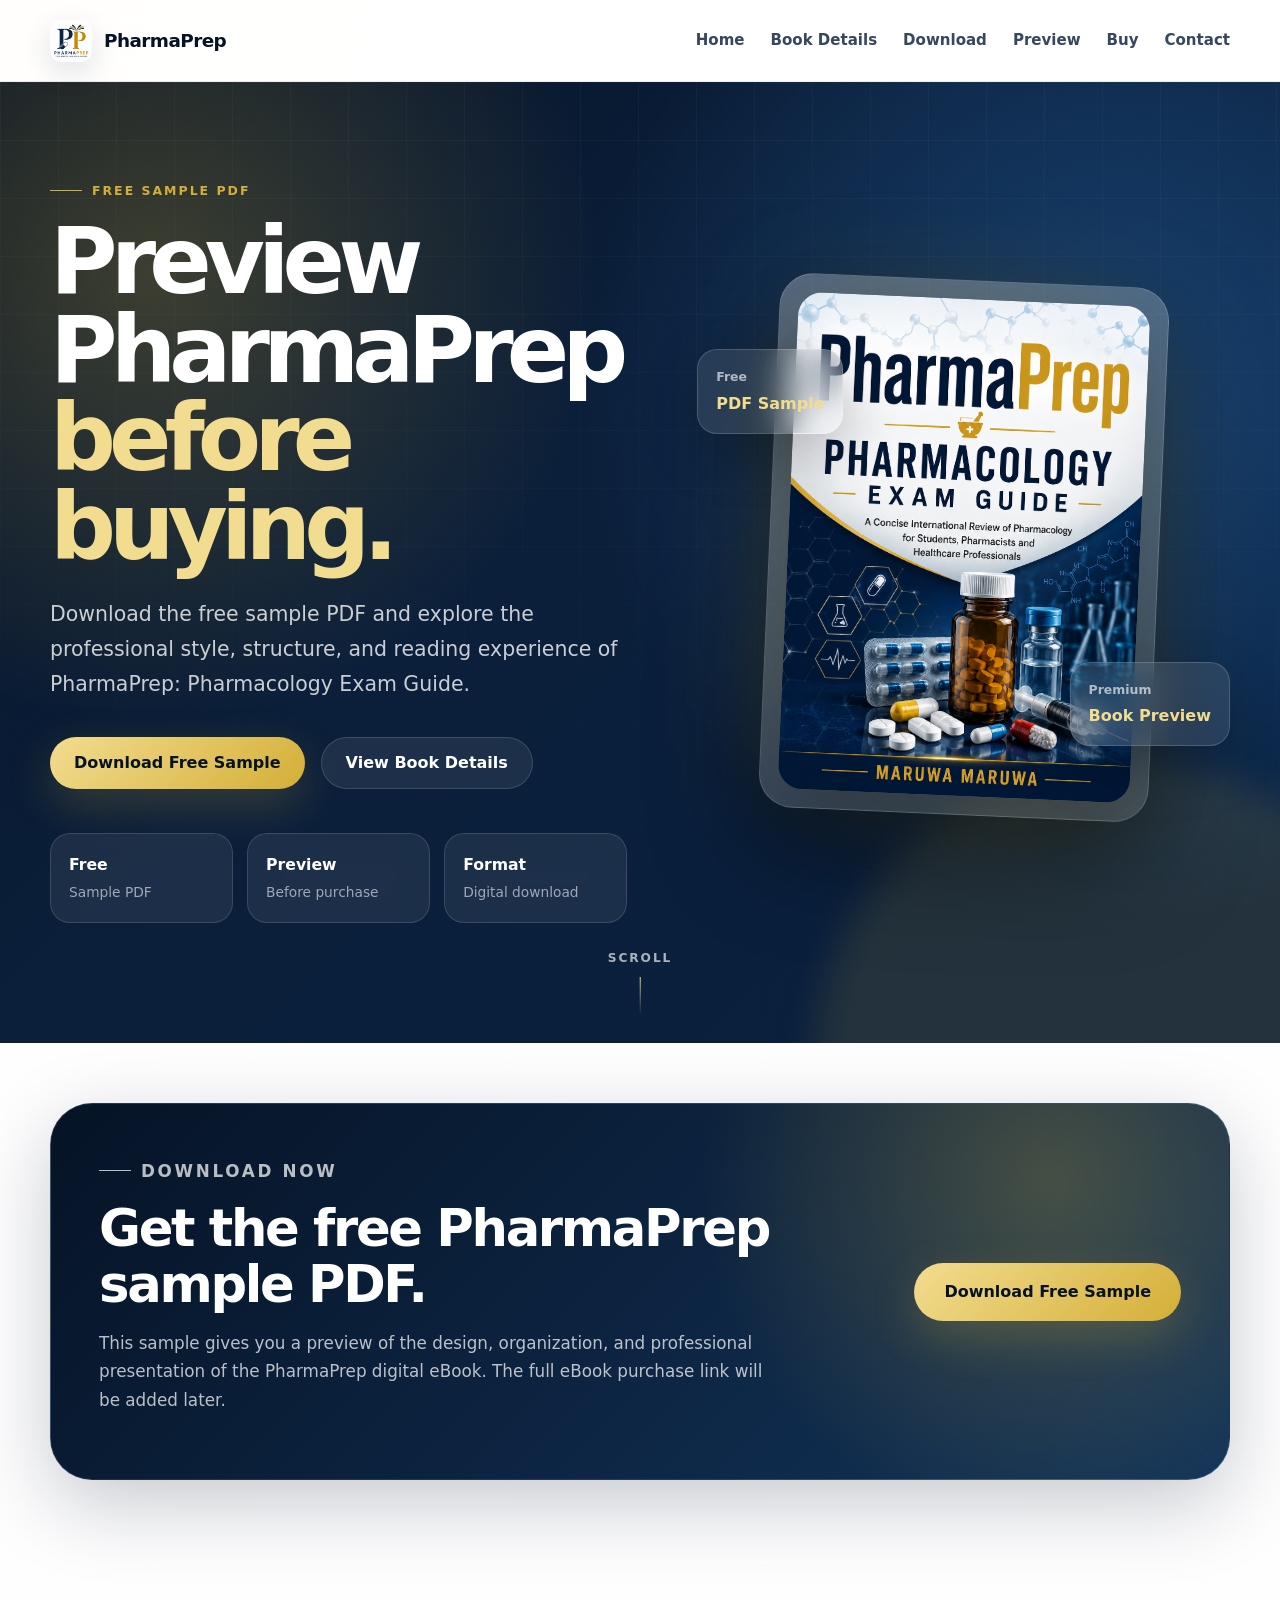
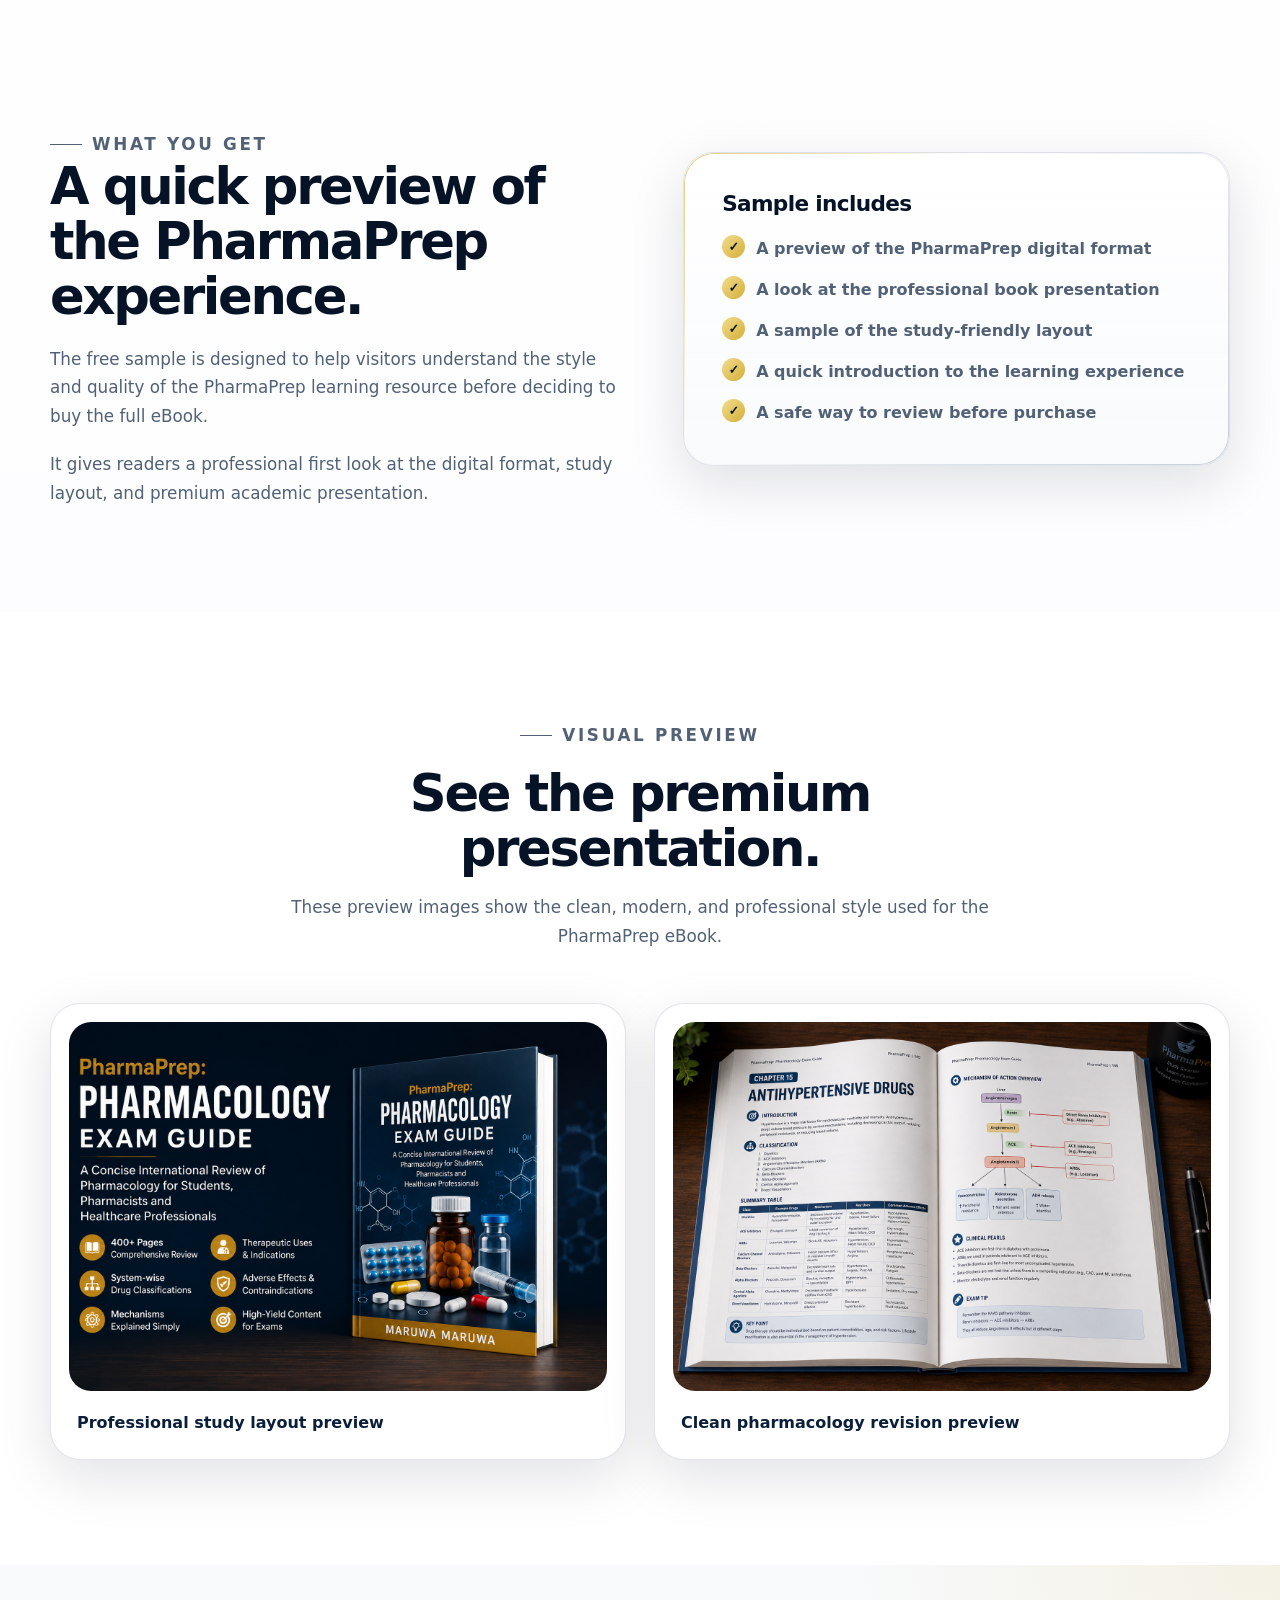
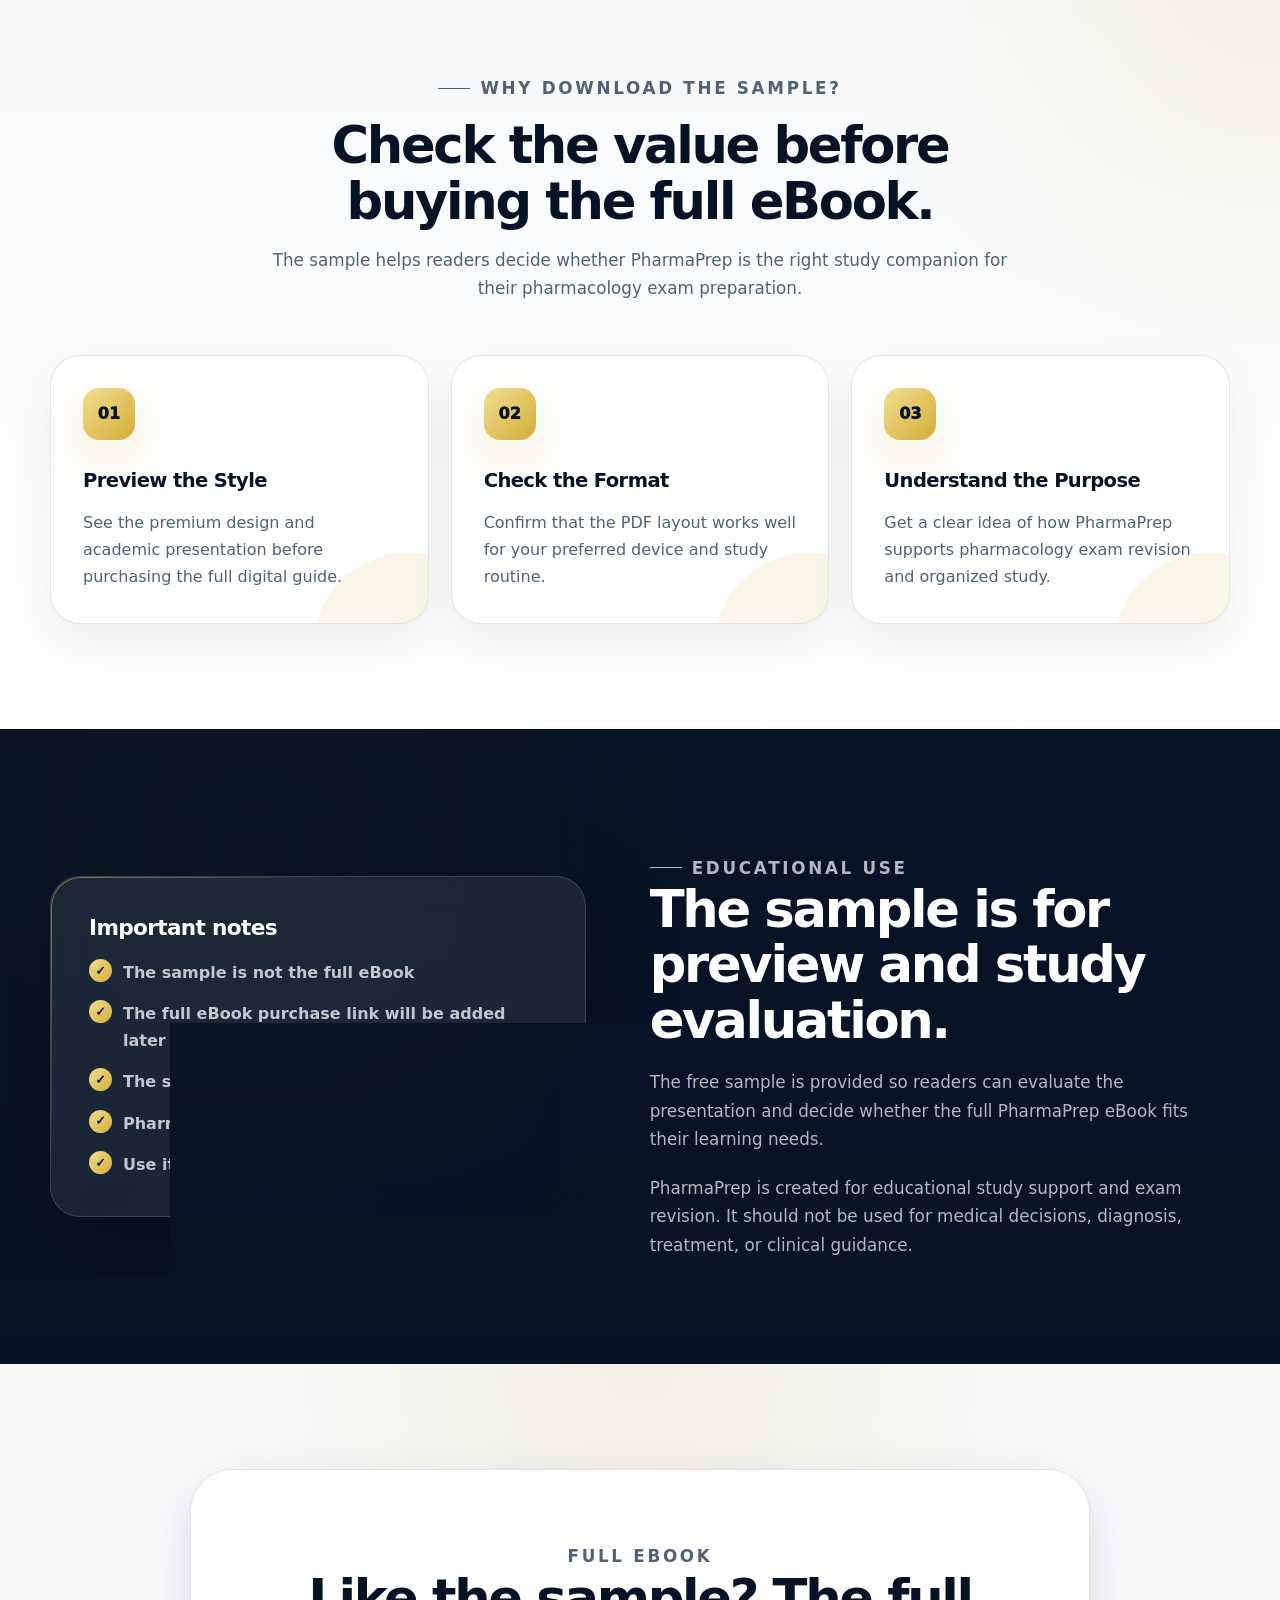
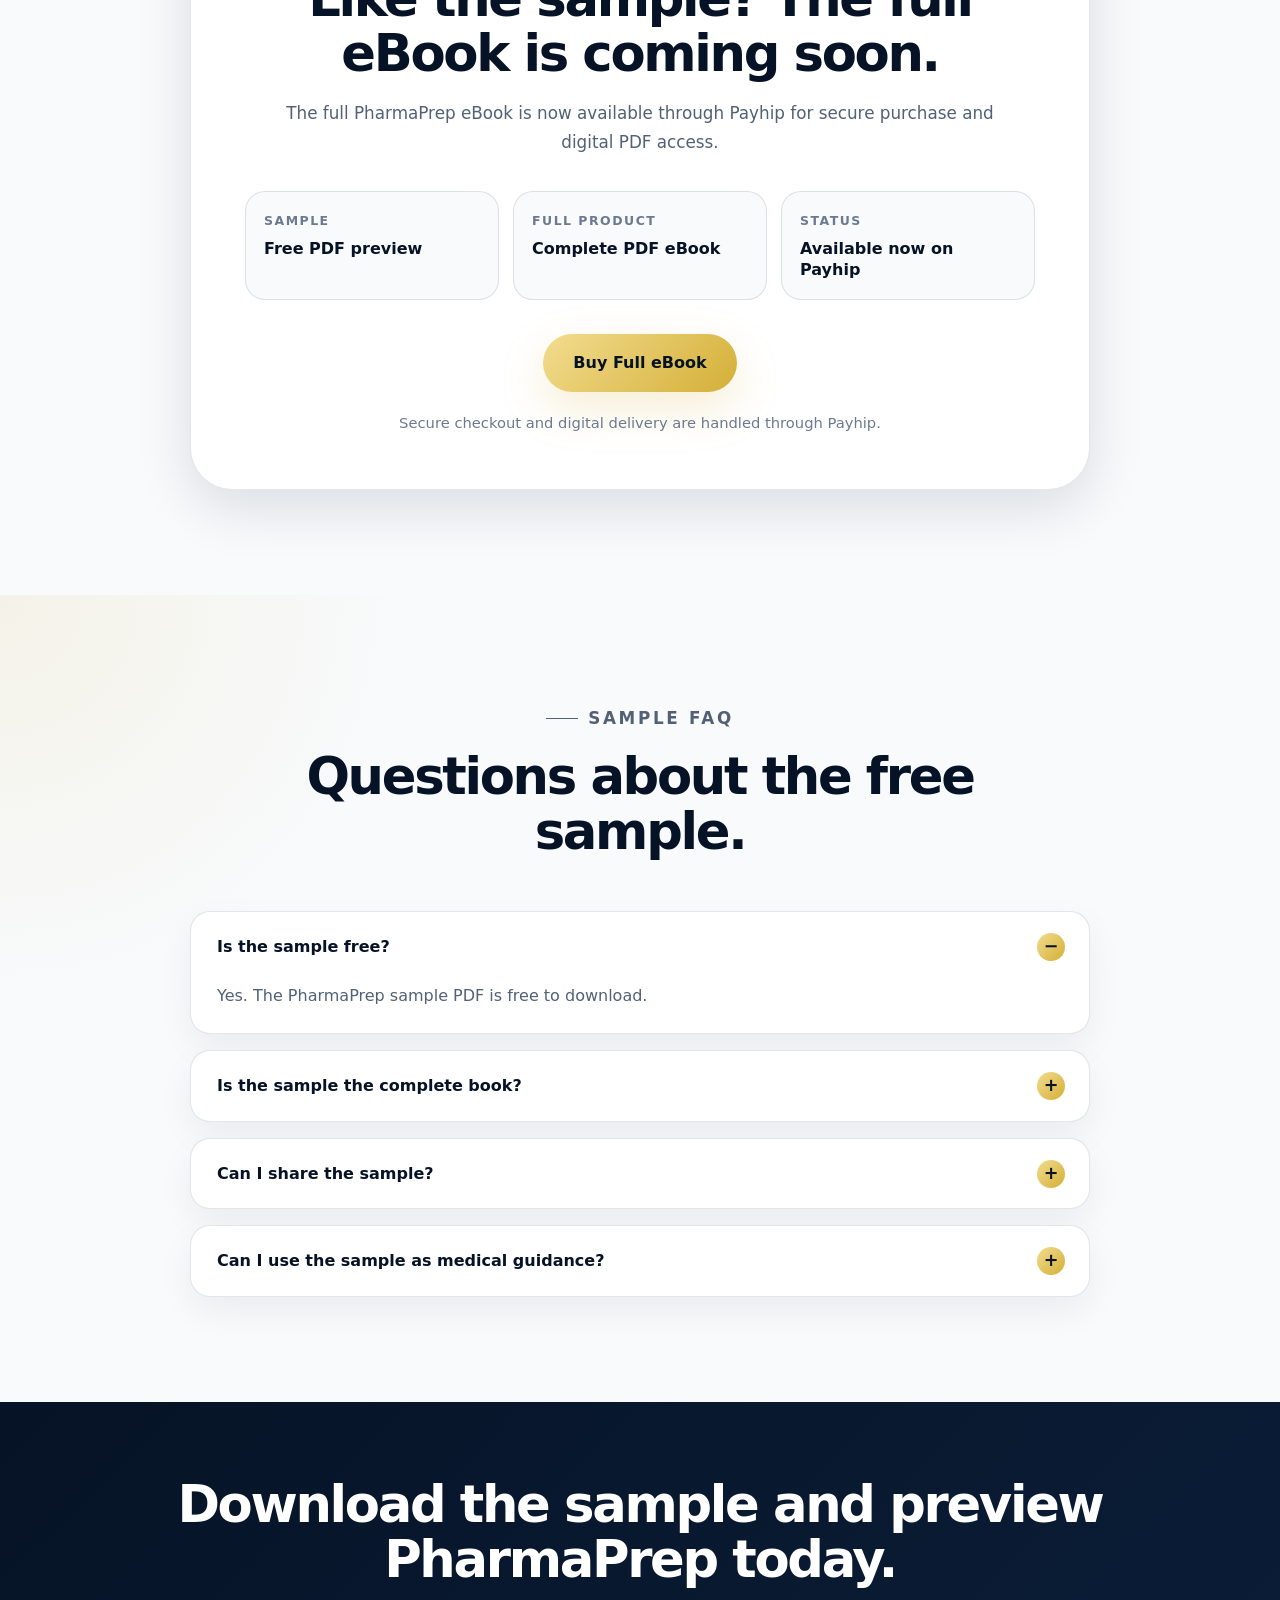
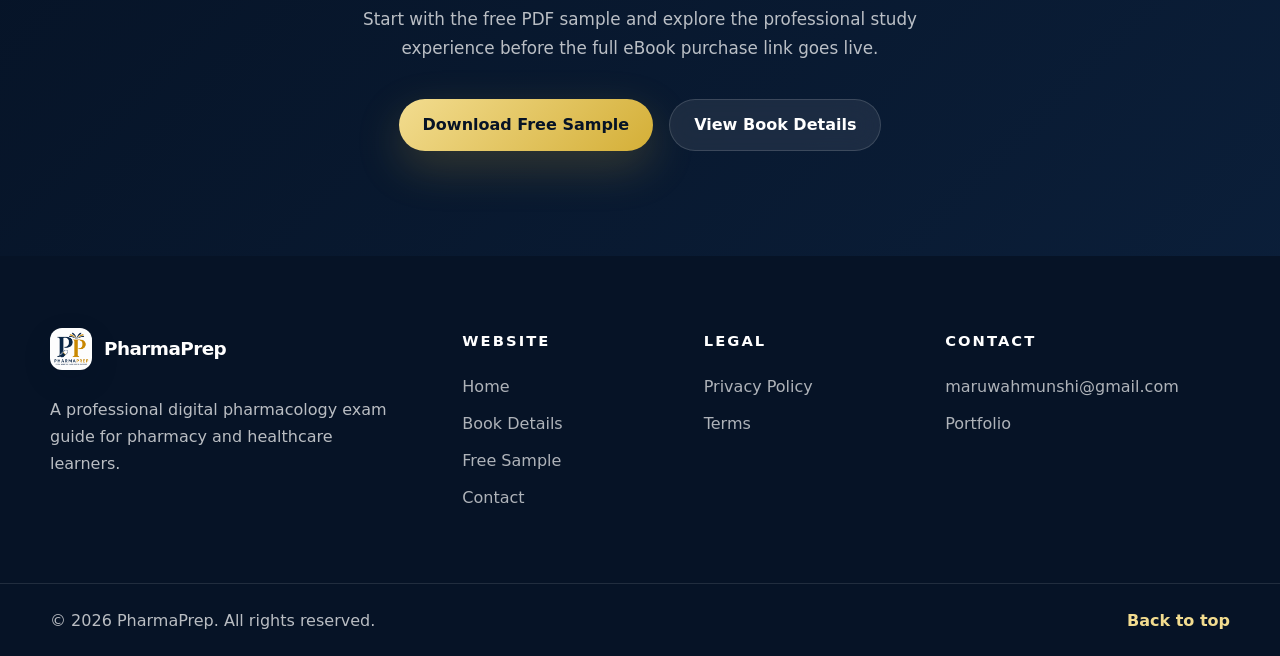
<file: sample.html>
<!DOCTYPE html>
<html lang="en">
<head>
  <!-- Basic Meta -->
  <meta charset="UTF-8" />
  <meta name="viewport" content="width=device-width, initial-scale=1.0" />

  <title>Free Sample | PharmaPrep: Pharmacology Exam Guide</title>

  <meta
    name="description"
    content="Download the free sample PDF of PharmaPrep: Pharmacology Exam Guide and preview the professional pharmacology study experience before purchasing the full eBook."
  />

  <meta
    name="keywords"
    content="PharmaPrep free sample, pharmacology PDF sample, pharmacology ebook preview, pharmacy student study guide sample, pharmacology exam guide"
  />

  <meta name="author" content="MARUWA MARUWA" />
  <meta name="robots" content="index, follow" />
  <meta name="theme-color" content="#0b1f3a" />

  <!-- Canonical URL -->
  <link rel="canonical" href="https://mimruwa.github.io/pharmaprep-book/sample.html" />

  <!-- Favicon -->
  <link rel="icon" type="image/png" href="images/favicon.png" />

  <!-- Open Graph Meta -->
  <meta property="og:title" content="Download Free Sample | PharmaPrep" />
  <meta
    property="og:description"
    content="Preview PharmaPrep: Pharmacology Exam Guide by downloading the free sample PDF."
  />
  <meta property="og:type" content="website" />
  <meta property="og:url" content="https://mimruwa.github.io/pharmaprep-book/sample.html" />
  <meta property="og:image" content="https://mimruwa.github.io/pharmaprep-book/images/cover.png" />
  <meta property="og:site_name" content="PharmaPrep" />

  <!-- Twitter Card Meta -->
  <meta name="twitter:card" content="summary_large_image" />
  <meta name="twitter:title" content="Download Free Sample | PharmaPrep" />
  <meta
    name="twitter:description"
    content="Download the free sample PDF of PharmaPrep: Pharmacology Exam Guide."
  />
  <meta name="twitter:image" content="https://mimruwa.github.io/pharmaprep-book/images/cover.png" />

  <!-- CSS -->
  <link rel="stylesheet" href="style.css" />

  <!-- Structured Data -->
  <script type="application/ld+json">
  {
    "@context": "https://schema.org",
    "@type": "DigitalDocument",
    "name": "PharmaPrep Free Sample PDF",
    "description": "A free sample PDF preview of PharmaPrep: Pharmacology Exam Guide.",
    "inLanguage": "en",
    "educationalUse": "Pharmacology exam preparation preview",
    "learningResourceType": "Sample PDF",
    "isAccessibleForFree": true,
    "creator": {
      "@type": "Person",
      "name": "MARUWA MARUWA",
      "jobTitle": "Independent Educational Content Creator",
      "url": "https://mimruwa.github.io/maruwa-portfolio/",
      "email": "maruwahmunshi@gmail.com"
    },
    "publisher": {
      "@type": "Organization",
      "name": "PharmaPrep"
    },
    "url": "https://mimruwa.github.io/pharmaprep-book/pdf/PharmaPrep_Free_Sample.pdf"
  }
  </script>
</head>

<body>
  <!-- Skip Link -->
  <a class="skip-link" href="#main-content">Skip to content</a>

  <!-- Header -->
  <header class="site-header" id="top">
    <nav class="navbar" aria-label="Main navigation">
      <a href="index.html" class="brand" aria-label="PharmaPrep home">
        <img src="images/logo.png" alt="PharmaPrep logo" class="brand-logo" />
        <span class="brand-text">PharmaPrep</span>
      </a>

      <button class="nav-toggle" aria-label="Open navigation menu" aria-expanded="false">
        <span></span>
        <span></span>
        <span></span>
      </button>

      <div class="nav-menu">
        <a href="index.html">Home</a>
        <a href="book.html">Book Details</a>
        <a href="#sample">Download</a>
        <a href="#preview">Preview</a>
        <a href="#buy">Buy</a>
        <a href="contact.html">Contact</a>
      </div>
    </nav>
  </header>

  <!-- Main Content -->
  <main id="main-content">
    <!-- Hero Section -->
    <section class="hero section">
      <div class="hero-bg"></div>

      <div class="container hero-container">
        <div class="hero-content reveal">
          <p class="eyebrow">Free Sample PDF</p>

          <h1>
            Preview PharmaPrep
            <span>before buying.</span>
          </h1>

          <p class="hero-subtitle">
            Download the free sample PDF and explore the professional style,
            structure, and reading experience of PharmaPrep: Pharmacology Exam Guide.
          </p>

          <div class="hero-actions">
            <a href="pdf/PharmaPrep_Free_Sample.pdf" class="btn btn-primary" download>
              Download Free Sample
            </a>
            <a href="book.html" class="btn btn-secondary">
              View Book Details
            </a>
          </div>

          <div class="hero-points" aria-label="Sample highlights">
            <div>
              <strong>Free</strong>
              <span>Sample PDF</span>
            </div>
            <div>
              <strong>Preview</strong>
              <span>Before purchase</span>
            </div>
            <div>
              <strong>Format</strong>
              <span>Digital download</span>
            </div>
          </div>
        </div>

        <div class="hero-visual reveal">
          <div class="book-frame">
            <img
              src="images/cover.png"
              alt="PharmaPrep: Pharmacology Exam Guide cover"
              class="book-cover"
            />
          </div>

          <div class="floating-card card-one">
            <span>Free</span>
            <strong>PDF Sample</strong>
          </div>

          <div class="floating-card card-two">
            <span>Premium</span>
            <strong>Book Preview</strong>
          </div>
        </div>
      </div>

      <a href="#sample" class="scroll-indicator" aria-label="Scroll to sample download">
        <span>Scroll</span>
        <i></i>
      </a>
    </section>

    <!-- Sample Download Section -->
    <section class="section sample-section" id="sample">
      <div class="container">
        <div class="sample-box reveal">
          <div>
            <p class="eyebrow">Download Now</p>
            <h2>Get the free PharmaPrep sample PDF.</h2>
            <p>
              This sample gives you a preview of the design, organization, and
              professional presentation of the PharmaPrep digital eBook. The full
              eBook purchase link will be added later.
            </p>
          </div>

          <a href="pdf/PharmaPrep_Free_Sample.pdf" class="btn btn-primary btn-large" download>
            Download Free Sample
          </a>
        </div>
      </div>
    </section>

    <!-- What You Get Section -->
    <section class="section book-section">
      <div class="container two-column">
        <div class="section-copy reveal">
          <p class="eyebrow">What You Get</p>

          <h2>A quick preview of the PharmaPrep experience.</h2>

          <p>
            The free sample is designed to help visitors understand the style and
            quality of the PharmaPrep learning resource before deciding to buy
            the full eBook.
          </p>

          <p>
            It gives readers a professional first look at the digital format,
            study layout, and premium academic presentation.
          </p>
        </div>

        <div class="info-card reveal">
          <h3>Sample includes</h3>

          <ul class="check-list">
            <li>A preview of the PharmaPrep digital format</li>
            <li>A look at the professional book presentation</li>
            <li>A sample of the study-friendly layout</li>
            <li>A quick introduction to the learning experience</li>
            <li>A safe way to review before purchase</li>
          </ul>
        </div>
      </div>
    </section>

    <!-- Preview Images Section -->
    <section class="section preview-section" id="preview">
      <div class="container">
        <div class="section-heading reveal">
          <p class="eyebrow">Visual Preview</p>
          <h2>See the premium presentation.</h2>
          <p>
            These preview images show the clean, modern, and professional style
            used for the PharmaPrep eBook.
          </p>
        </div>

        <div class="preview-grid">
          <figure class="preview-card reveal">
            <img src="images/preview1.png" alt="PharmaPrep eBook preview image 1" />
            <figcaption>Professional study layout preview</figcaption>
          </figure>

          <figure class="preview-card reveal">
            <img src="images/preview2.png" alt="PharmaPrep eBook preview image 2" />
            <figcaption>Clean pharmacology revision preview</figcaption>
          </figure>
        </div>
      </div>
    </section>

    <!-- Why Download Section -->
    <section class="section features-section">
      <div class="container">
        <div class="section-heading reveal">
          <p class="eyebrow">Why Download the Sample?</p>
          <h2>Check the value before buying the full eBook.</h2>
          <p>
            The sample helps readers decide whether PharmaPrep is the right study
            companion for their pharmacology exam preparation.
          </p>
        </div>

        <div class="feature-grid">
          <article class="feature-card reveal">
            <div class="feature-icon">01</div>
            <h3>Preview the Style</h3>
            <p>
              See the premium design and academic presentation before purchasing
              the full digital guide.
            </p>
          </article>

          <article class="feature-card reveal">
            <div class="feature-icon">02</div>
            <h3>Check the Format</h3>
            <p>
              Confirm that the PDF layout works well for your preferred device
              and study routine.
            </p>
          </article>

          <article class="feature-card reveal">
            <div class="feature-icon">03</div>
            <h3>Understand the Purpose</h3>
            <p>
              Get a clear idea of how PharmaPrep supports pharmacology exam
              revision and organized study.
            </p>
          </article>
        </div>
      </div>
    </section>

    <!-- Important Note -->
    <section class="section inside-section">
      <div class="container two-column reverse">
        <div class="inside-card reveal">
          <h3>Important notes</h3>

          <ul class="check-list">
            <li>The sample is not the full eBook</li>
            <li>The full eBook purchase link will be added later</li>
            <li>The sample is for educational preview only</li>
            <li>PharmaPrep is not medical advice</li>
            <li>Use it as a study and revision companion</li>
          </ul>
        </div>

        <div class="section-copy reveal">
          <p class="eyebrow">Educational Use</p>

          <h2>The sample is for preview and study evaluation.</h2>

          <p>
            The free sample is provided so readers can evaluate the presentation
            and decide whether the full PharmaPrep eBook fits their learning
            needs.
          </p>

          <p>
            PharmaPrep is created for educational study support and exam revision.
            It should not be used for medical decisions, diagnosis, treatment, or
            clinical guidance.
          </p>
        </div>
      </div>
    </section>

    <!-- Buy Section -->
    <section class="section buy-section" id="buy">
      <div class="container">
        <div class="buy-card reveal">
          <p class="eyebrow">Full eBook</p>

          <h2>Like the sample? The full eBook is coming soon.</h2>

          <p>
            The full PharmaPrep eBook is now available through Payhip for secure
purchase and digital PDF access.
          </p>

          <div class="buy-details">
            <div>
              <span>Sample</span>
              <strong>Free PDF preview</strong>
            </div>

            <div>
              <span>Full Product</span>
              <strong>Complete PDF eBook</strong>
            </div>

            <div>
              <span>Status</span>
              <strong>Available now on Payhip</strong>
            </div>
          </div>

          <a href="https://payhip.com/b/8UueI" class="btn btn-primary btn-large" target="_blank" rel="noopener noreferrer">
  Buy Full eBook
</a>

          <p class="small-note">
            Secure checkout and digital delivery are handled through Payhip.
          </p>
        </div>
      </div>
    </section>

    <!-- FAQ Section -->
    <section class="section faq-section">
      <div class="container">
        <div class="section-heading reveal">
          <p class="eyebrow">Sample FAQ</p>
          <h2>Questions about the free sample.</h2>
        </div>

        <div class="faq-list">
          <details class="faq-item reveal" open>
            <summary>Is the sample free?</summary>
            <p>
              Yes. The PharmaPrep sample PDF is free to download.
            </p>
          </details>

          <details class="faq-item reveal">
            <summary>Is the sample the complete book?</summary>
            <p>
              No. The sample is only a preview. The full PharmaPrep eBook will be
              available through a purchase link later.
            </p>
          </details>

          <details class="faq-item reveal">
            <summary>Can I share the sample?</summary>
            <p>
              The sample is intended for preview and educational evaluation.
              Please share the website link instead of re-uploading the PDF.
            </p>
          </details>

          <details class="faq-item reveal">
            <summary>Can I use the sample as medical guidance?</summary>
            <p>
              No. PharmaPrep is for educational study and exam revision only. It
              is not medical advice or clinical guidance.
            </p>
          </details>
        </div>
      </div>
    </section>

    <!-- Final CTA -->
    <section class="section final-cta">
      <div class="container">
        <div class="final-cta-box reveal">
          <h2>Download the sample and preview PharmaPrep today.</h2>
          <p>
            Start with the free PDF sample and explore the professional study
            experience before the full eBook purchase link goes live.
          </p>

          <div class="hero-actions center">
            <a href="pdf/PharmaPrep_Free_Sample.pdf" class="btn btn-primary" download>
              Download Free Sample
            </a>
            <a href="book.html" class="btn btn-secondary">
              View Book Details
            </a>
          </div>
        </div>
      </div>
    </section>
  </main>

  <!-- Footer -->
  <footer class="site-footer">
    <div class="container footer-grid">
      <div class="footer-brand">
        <a href="index.html" class="brand">
          <img src="images/logo.png" alt="PharmaPrep logo" class="brand-logo" />
          <span class="brand-text">PharmaPrep</span>
        </a>

        <p>
          A professional digital pharmacology exam guide for pharmacy and
          healthcare learners.
        </p>
      </div>

      <div class="footer-links">
        <h3>Website</h3>
        <a href="index.html">Home</a>
        <a href="book.html">Book Details</a>
        <a href="sample.html">Free Sample</a>
        <a href="contact.html">Contact</a>
      </div>

      <div class="footer-links">
        <h3>Legal</h3>
        <a href="privacy.html">Privacy Policy</a>
        <a href="terms.html">Terms</a>
      </div>

      <div class="footer-links">
        <h3>Contact</h3>
        <a href="mailto:maruwahmunshi@gmail.com">maruwahmunshi@gmail.com</a>
        <a
          href="https://mimruwa.github.io/maruwa-portfolio/"
          target="_blank"
          rel="noopener noreferrer"
        >
          Portfolio
        </a>
      </div>
    </div>

    <div class="footer-bottom">
      <div class="container footer-bottom-inner">
        <p>&copy; <span id="current-year">2026</span> PharmaPrep. All rights reserved.</p>
        <a href="#top">Back to top</a>
      </div>
    </div>
  </footer>

  <!-- JavaScript -->
  <script src="script.js"></script>
</body>
</html>
</file>
<file: style.css>
/* =========================================================
   PharmaPrep Website Styles
   Premium Publisher Website
   File: style.css
   ========================================================= */

/* ------------------------------
   CSS Variables
------------------------------ */
:root {
  --navy-950: #061326;
  --navy-900: #0b1f3a;
  --navy-850: #0f2948;
  --navy-800: #12345a;
  --navy-700: #173f6d;

  --gold-500: #d4af37;
  --gold-400: #e5c766;
  --gold-300: #f2dc8f;

  --white: #ffffff;
  --off-white: #f8fafc;
  --soft-white: #eef3f8;
  --muted: #6b7a90;
  --muted-dark: #9fb0c7;

  --text-main: #122033;
  --text-soft: #526176;
  --border: rgba(16, 42, 72, 0.12);
  --border-light: rgba(255, 255, 255, 0.14);

  --shadow-soft: 0 18px 55px rgba(5, 19, 38, 0.12);
  --shadow-medium: 0 24px 80px rgba(5, 19, 38, 0.22);
  --shadow-gold: 0 16px 45px rgba(212, 175, 55, 0.22);

  --radius-sm: 12px;
  --radius-md: 20px;
  --radius-lg: 30px;
  --radius-xl: 42px;

  --container: 1180px;
  --header-height: 82px;

  --transition: 250ms ease;
  --transition-slow: 600ms ease;
}

/* ------------------------------
   Base Reset
------------------------------ */
*,
*::before,
*::after {
  box-sizing: border-box;
}

html {
  scroll-behavior: smooth;
  text-size-adjust: 100%;
}

body {
  margin: 0;
  font-family:
    Inter,
    ui-sans-serif,
    system-ui,
    -apple-system,
    BlinkMacSystemFont,
    "Segoe UI",
    Roboto,
    Arial,
    sans-serif;
  color: var(--text-main);
  background:
    radial-gradient(circle at top left, rgba(212, 175, 55, 0.08), transparent 32rem),
    linear-gradient(180deg, #ffffff 0%, #f7f9fc 100%);
  line-height: 1.7;
  overflow-x: hidden;
}

img,
picture,
svg {
  max-width: 100%;
  display: block;
}

a {
  color: inherit;
  text-decoration: none;
}

button,
input,
textarea {
  font: inherit;
}

button {
  border: 0;
  cursor: pointer;
}

::selection {
  color: var(--navy-950);
  background: var(--gold-300);
}

/* ------------------------------
   Accessibility
------------------------------ */
.skip-link {
  position: absolute;
  top: -120px;
  left: 18px;
  z-index: 9999;
  padding: 12px 18px;
  color: var(--navy-950);
  background: var(--gold-400);
  border-radius: 999px;
  font-weight: 800;
  transition: top var(--transition);
}

.skip-link:focus {
  top: 18px;
}

:focus-visible {
  outline: 3px solid var(--gold-400);
  outline-offset: 4px;
}

/* ------------------------------
   Layout Utilities
------------------------------ */
.container {
  width: min(100% - 40px, var(--container));
  margin-inline: auto;
}

.section {
  position: relative;
  padding: 105px 0;
}

.two-column {
  display: grid;
  grid-template-columns: 1.02fr 0.98fr;
  gap: 64px;
  align-items: center;
}

.two-column.reverse {
  grid-template-columns: 0.96fr 1.04fr;
}

.section-heading {
  width: min(760px, 100%);
  margin: 0 auto 52px;
  text-align: center;
}

.section-heading h2,
.section-copy h2,
.sample-box h2,
.buy-card h2,
.creator-card h2,
.final-cta-box h2 {
  margin: 0;
  color: var(--navy-950);
  font-size: clamp(2rem, 4vw, 3.4rem);
  line-height: 1.08;
  letter-spacing: -0.045em;
}

.section-heading p,
.section-copy p,
.sample-box p,
.buy-card p,
.creator-card p,
.final-cta-box p {
  color: var(--text-soft);
  font-size: 1.05rem;
}

.eyebrow {
  display: inline-flex;
  align-items: center;
  gap: 10px;
  margin: 0 0 16px;
  color: var(--gold-500);
  font-size: 0.78rem;
  font-weight: 850;
  letter-spacing: 0.16em;
  text-transform: uppercase;
}

.eyebrow::before {
  content: "";
  width: 32px;
  height: 1px;
  background: currentColor;
}

.center {
  justify-content: center;
}

/* ------------------------------
   Header / Navigation
------------------------------ */
.site-header {
  position: sticky;
  top: 0;
  z-index: 1000;
  height: var(--header-height);
  background: rgba(255, 255, 255, 0.82);
  border-bottom: 1px solid rgba(11, 31, 58, 0.08);
  backdrop-filter: blur(20px);
}

.navbar {
  width: min(100% - 40px, var(--container));
  height: var(--header-height);
  margin-inline: auto;
  display: flex;
  align-items: center;
  justify-content: space-between;
  gap: 28px;
}

.brand {
  display: inline-flex;
  align-items: center;
  gap: 12px;
  min-width: max-content;
  font-weight: 900;
  color: var(--navy-950);
  letter-spacing: -0.035em;
}

.brand-logo {
  width: 42px;
  height: 42px;
  object-fit: contain;
  border-radius: 12px;
  box-shadow: 0 10px 30px rgba(6, 19, 38, 0.12);
}

.brand-text {
  font-size: 1.15rem;
}

.nav-menu {
  display: flex;
  align-items: center;
  justify-content: flex-end;
  gap: 26px;
}

.nav-menu a {
  position: relative;
  color: var(--navy-900);
  font-size: 0.94rem;
  font-weight: 750;
  opacity: 0.82;
  transition:
    color var(--transition),
    opacity var(--transition);
}

.nav-menu a::after {
  content: "";
  position: absolute;
  left: 0;
  bottom: -9px;
  width: 0;
  height: 2px;
  background: var(--gold-500);
  border-radius: 99px;
  transition: width var(--transition);
}

.nav-menu a:hover {
  color: var(--navy-950);
  opacity: 1;
}

.nav-menu a:hover::after {
  width: 100%;
}

.nav-toggle {
  display: none;
  width: 46px;
  height: 46px;
  align-items: center;
  justify-content: center;
  flex-direction: column;
  gap: 5px;
  background: var(--navy-900);
  border-radius: 14px;
}

.nav-toggle span {
  width: 21px;
  height: 2px;
  background: var(--white);
  border-radius: 99px;
  transition:
    transform var(--transition),
    opacity var(--transition);
}

/* ------------------------------
   Buttons / Links
------------------------------ */
.btn {
  display: inline-flex;
  align-items: center;
  justify-content: center;
  min-height: 52px;
  padding: 14px 24px;
  border-radius: 999px;
  font-weight: 850;
  line-height: 1;
  transition:
    transform var(--transition),
    box-shadow var(--transition),
    background var(--transition),
    color var(--transition),
    border-color var(--transition);
}

.btn:hover {
  transform: translateY(-3px);
}

.btn-primary {
  color: var(--navy-950);
  background: linear-gradient(135deg, var(--gold-300), var(--gold-500));
  box-shadow: var(--shadow-gold);
}

.btn-primary:hover {
  box-shadow: 0 22px 58px rgba(212, 175, 55, 0.32);
}

.btn-secondary {
  color: var(--white);
  background: rgba(255, 255, 255, 0.08);
  border: 1px solid var(--border-light);
  backdrop-filter: blur(14px);
}

.btn-secondary:hover {
  background: rgba(255, 255, 255, 0.15);
}

.btn-large {
  min-height: 58px;
  padding-inline: 30px;
}

.text-link {
  display: inline-flex;
  align-items: center;
  gap: 9px;
  width: fit-content;
  color: var(--navy-900);
  font-weight: 850;
  border-bottom: 2px solid rgba(212, 175, 55, 0.38);
  transition:
    color var(--transition),
    border-color var(--transition);
}

.text-link::after {
  content: "→";
  color: var(--gold-500);
  transition: transform var(--transition);
}

.text-link:hover {
  color: var(--gold-500);
  border-color: var(--gold-500);
}

.text-link:hover::after {
  transform: translateX(4px);
}

.cta-row {
  display: flex;
  flex-wrap: wrap;
  gap: 22px;
  margin-top: 28px;
}

/* ------------------------------
   Hero
------------------------------ */
.hero {
  min-height: calc(100vh - var(--header-height));
  display: grid;
  align-items: center;
  padding: 90px 0 120px;
  color: var(--white);
  background:
    radial-gradient(circle at 12% 20%, rgba(212, 175, 55, 0.26), transparent 28rem),
    radial-gradient(circle at 88% 32%, rgba(33, 89, 148, 0.6), transparent 34rem),
    linear-gradient(135deg, var(--navy-950) 0%, var(--navy-900) 42%, #09203f 100%);
  overflow: hidden;
}

.hero::before {
  content: "";
  position: absolute;
  inset: 0;
  background-image:
    linear-gradient(rgba(255, 255, 255, 0.035) 1px, transparent 1px),
    linear-gradient(90deg, rgba(255, 255, 255, 0.035) 1px, transparent 1px);
  background-size: 58px 58px;
  mask-image: linear-gradient(to bottom, rgba(0, 0, 0, 0.9), transparent 86%);
  pointer-events: none;
}

.hero-bg {
  position: absolute;
  inset: auto -12% -35% auto;
  width: 620px;
  height: 620px;
  background: rgba(212, 175, 55, 0.13);
  border-radius: 999px;
  filter: blur(18px);
  pointer-events: none;
}

.hero-container {
  position: relative;
  z-index: 2;
  display: grid;
  grid-template-columns: 1.04fr 0.96fr;
  gap: 70px;
  align-items: center;
}

.hero-content h1 {
  margin: 0;
  max-width: 760px;
  color: var(--white);
  font-size: clamp(3rem, 7.2vw, 6.7rem);
  line-height: 0.96;
  letter-spacing: -0.075em;
}

.hero-content h1 span {
  display: block;
  color: var(--gold-300);
}

.hero-subtitle {
  max-width: 680px;
  margin: 26px 0 0;
  color: rgba(255, 255, 255, 0.78);
  font-size: clamp(1.05rem, 2vw, 1.28rem);
}

.hero-actions {
  display: flex;
  flex-wrap: wrap;
  gap: 16px;
  margin-top: 36px;
}

.hero-points {
  display: grid;
  grid-template-columns: repeat(3, minmax(0, 1fr));
  gap: 14px;
  margin-top: 44px;
  max-width: 670px;
}

.hero-points div {
  padding: 18px;
  background: rgba(255, 255, 255, 0.075);
  border: 1px solid rgba(255, 255, 255, 0.13);
  border-radius: var(--radius-md);
  backdrop-filter: blur(14px);
}

.hero-points strong {
  display: block;
  color: var(--white);
  font-size: 0.98rem;
}

.hero-points span {
  display: block;
  margin-top: 2px;
  color: rgba(255, 255, 255, 0.58);
  font-size: 0.86rem;
}

.hero-visual {
  position: relative;
  min-height: 620px;
  display: flex;
  align-items: center;
  justify-content: center;
}

.book-frame {
  position: relative;
  width: min(390px, 82vw);
  padding: 18px;
  border-radius: 34px;
  background:
    linear-gradient(145deg, rgba(255, 255, 255, 0.22), rgba(255, 255, 255, 0.06)),
    rgba(255, 255, 255, 0.08);
  border: 1px solid rgba(255, 255, 255, 0.16);
  box-shadow: 0 38px 110px rgba(0, 0, 0, 0.42);
  transform: rotate(2.5deg);
}

.book-frame::before {
  content: "";
  position: absolute;
  inset: 8%;
  z-index: -1;
  background: rgba(212, 175, 55, 0.32);
  border-radius: 38px;
  filter: blur(60px);
}

.book-cover {
  width: 100%;
  border-radius: 24px;
  box-shadow: 0 28px 75px rgba(0, 0, 0, 0.32);
}

.floating-card {
  position: absolute;
  display: grid;
  gap: 2px;
  padding: 16px 18px;
  color: var(--white);
  background: rgba(255, 255, 255, 0.1);
  border: 1px solid rgba(255, 255, 255, 0.16);
  border-radius: 20px;
  backdrop-filter: blur(16px);
  box-shadow: 0 20px 55px rgba(0, 0, 0, 0.22);
}

.floating-card span {
  color: rgba(255, 255, 255, 0.64);
  font-size: 0.78rem;
  font-weight: 700;
}

.floating-card strong {
  color: var(--gold-300);
  font-size: 1rem;
}

.card-one {
  left: 0;
  top: 18%;
}

.card-two {
  right: 0;
  bottom: 18%;
}

.scroll-indicator {
  position: absolute;
  left: 50%;
  bottom: 28px;
  z-index: 3;
  display: inline-grid;
  justify-items: center;
  gap: 9px;
  color: rgba(255, 255, 255, 0.66);
  font-size: 0.76rem;
  font-weight: 850;
  letter-spacing: 0.16em;
  text-transform: uppercase;
  transform: translateX(-50%);
}

.scroll-indicator i {
  width: 1px;
  height: 38px;
  background: linear-gradient(to bottom, var(--gold-300), transparent);
}

/* ------------------------------
   Audience Strip
------------------------------ */
.audience-strip {
  position: relative;
  z-index: 5;
  margin-top: -52px;
}

.audience-grid {
  display: grid;
  grid-template-columns: repeat(4, minmax(0, 1fr));
  overflow: hidden;
  background: var(--white);
  border: 1px solid var(--border);
  border-radius: var(--radius-lg);
  box-shadow: var(--shadow-soft);
}

.audience-grid div {
  padding: 28px 26px;
  border-right: 1px solid var(--border);
}

.audience-grid div:last-child {
  border-right: 0;
}

.audience-grid span {
  display: block;
  color: var(--muted);
  font-size: 0.82rem;
  font-weight: 780;
  text-transform: uppercase;
  letter-spacing: 0.12em;
}

.audience-grid strong {
  display: block;
  margin-top: 4px;
  color: var(--navy-950);
  font-size: 1.02rem;
}

/* ------------------------------
   Book / Info Cards
------------------------------ */
.book-section {
  padding-top: 125px;
}

.section-copy p {
  margin: 20px 0 0;
}

.info-card,
.inside-card,
.creator-card {
  position: relative;
  padding: 38px;
  background:
    linear-gradient(180deg, rgba(255, 255, 255, 0.98), rgba(248, 250, 252, 0.94));
  border: 1px solid var(--border);
  border-radius: var(--radius-lg);
  box-shadow: var(--shadow-soft);
}

.info-card::before,
.inside-card::before,
.creator-card::before {
  content: "";
  position: absolute;
  inset: 0;
  border-radius: inherit;
  padding: 1px;
  background: linear-gradient(135deg, rgba(212, 175, 55, 0.65), transparent 34%, rgba(18, 52, 90, 0.22));
  mask:
    linear-gradient(#000 0 0) content-box,
    linear-gradient(#000 0 0);
  mask-composite: exclude;
  pointer-events: none;
}

.info-card h3,
.inside-card h3,
.creator-card h3 {
  margin: 0 0 18px;
  color: var(--navy-950);
  font-size: 1.35rem;
  line-height: 1.2;
  letter-spacing: -0.03em;
}

.check-list {
  display: grid;
  gap: 14px;
  margin: 0;
  padding: 0;
  list-style: none;
}

.check-list li {
  position: relative;
  padding-left: 34px;
  color: var(--text-soft);
  font-weight: 650;
}

.check-list li::before {
  content: "✓";
  position: absolute;
  left: 0;
  top: 0;
  width: 23px;
  height: 23px;
  display: inline-grid;
  place-items: center;
  color: var(--navy-950);
  background: linear-gradient(135deg, var(--gold-300), var(--gold-500));
  border-radius: 999px;
  font-size: 0.78rem;
  font-weight: 950;
}

/* ------------------------------
   Features
------------------------------ */
.features-section {
  background:
    radial-gradient(circle at top right, rgba(212, 175, 55, 0.12), transparent 28rem),
    linear-gradient(180deg, #f8fafc 0%, #ffffff 100%);
}

.feature-grid {
  display: grid;
  grid-template-columns: repeat(3, minmax(0, 1fr));
  gap: 22px;
}

.feature-card {
  position: relative;
  min-height: 260px;
  padding: 32px;
  background: var(--white);
  border: 1px solid var(--border);
  border-radius: var(--radius-lg);
  box-shadow: 0 18px 45px rgba(6, 19, 38, 0.07);
  overflow: hidden;
  transition:
    transform var(--transition),
    box-shadow var(--transition),
    border-color var(--transition);
}

.feature-card::after {
  content: "";
  position: absolute;
  inset: auto -20% -45% auto;
  width: 190px;
  height: 190px;
  background: rgba(212, 175, 55, 0.12);
  border-radius: 999px;
  transition: transform var(--transition-slow);
}

.feature-card:hover {
  transform: translateY(-8px);
  border-color: rgba(212, 175, 55, 0.42);
  box-shadow: var(--shadow-soft);
}

.feature-card:hover::after {
  transform: scale(1.22);
}

.feature-icon {
  width: 52px;
  height: 52px;
  display: inline-grid;
  place-items: center;
  margin-bottom: 24px;
  color: var(--navy-950);
  background: linear-gradient(135deg, var(--gold-300), var(--gold-500));
  border-radius: 16px;
  font-weight: 950;
  box-shadow: var(--shadow-gold);
}

.feature-card h3 {
  margin: 0;
  color: var(--navy-950);
  font-size: 1.22rem;
  letter-spacing: -0.03em;
}

.feature-card p {
  margin: 12px 0 0;
  color: var(--text-soft);
}

/* ------------------------------
   Inside Section
------------------------------ */
.inside-section {
  background:
    linear-gradient(rgba(6, 19, 38, 0.88), rgba(6, 19, 38, 0.92)),
    radial-gradient(circle at 20% 20%, rgba(212, 175, 55, 0.22), transparent 28rem),
    var(--navy-950);
}

.inside-section .section-copy h2,
.inside-section .inside-card h3 {
  color: var(--white);
}

.inside-section .section-copy p {
  color: rgba(255, 255, 255, 0.7);
}

.inside-card {
  background: rgba(255, 255, 255, 0.08);
  border-color: rgba(255, 255, 255, 0.14);
  backdrop-filter: blur(20px);
  box-shadow: 0 28px 90px rgba(0, 0, 0, 0.25);
}

.inside-card .check-list li {
  color: rgba(255, 255, 255, 0.74);
}

/* ------------------------------
   Preview
------------------------------ */
.preview-section {
  background: #ffffff;
}

.preview-grid {
  display: grid;
  grid-template-columns: repeat(2, minmax(0, 1fr));
  gap: 28px;
}

.preview-card {
  margin: 0;
  padding: 18px;
  background: var(--white);
  border: 1px solid var(--border);
  border-radius: var(--radius-lg);
  box-shadow: var(--shadow-soft);
  overflow: hidden;
  transition:
    transform var(--transition),
    box-shadow var(--transition);
}

.preview-card:hover {
  transform: translateY(-8px);
  box-shadow: var(--shadow-medium);
}

.preview-card img {
  width: 100%;
  border-radius: 22px;
  aspect-ratio: 16 / 11;
  object-fit: cover;
  background: var(--soft-white);
}

.preview-card figcaption {
  padding: 18px 8px 4px;
  color: var(--navy-900);
  font-weight: 850;
}

/* ------------------------------
   Sample Section
------------------------------ */
.sample-section {
  padding-top: 60px;
}

.sample-box {
  display: grid;
  grid-template-columns: 1fr auto;
  gap: 34px;
  align-items: center;
  padding: 48px;
  color: var(--white);
  background:
    radial-gradient(circle at 85% 20%, rgba(212, 175, 55, 0.28), transparent 22rem),
    linear-gradient(135deg, var(--navy-950), var(--navy-800));
  border: 1px solid rgba(255, 255, 255, 0.12);
  border-radius: var(--radius-xl);
  box-shadow: var(--shadow-medium);
}

.sample-box h2,
.sample-box p {
  color: var(--white);
}

.sample-box p {
  max-width: 680px;
  color: rgba(255, 255, 255, 0.72);
}

/* ------------------------------
   Buy Section
------------------------------ */
.buy-section {
  background:
    radial-gradient(circle at 50% 0%, rgba(212, 175, 55, 0.12), transparent 28rem),
    #f8fafc;
}

.buy-card {
  width: min(900px, 100%);
  margin-inline: auto;
  padding: 54px;
  text-align: center;
  background: var(--white);
  border: 1px solid var(--border);
  border-radius: var(--radius-xl);
  box-shadow: var(--shadow-soft);
}

.buy-card .eyebrow {
  justify-content: center;
}

.buy-card .eyebrow::before {
  display: none;
}

.buy-card p {
  max-width: 720px;
  margin: 18px auto 0;
}

.buy-details {
  display: grid;
  grid-template-columns: repeat(3, minmax(0, 1fr));
  gap: 14px;
  margin: 34px 0;
}

.buy-details div {
  padding: 18px;
  text-align: left;
  background: #f8fafc;
  border: 1px solid var(--border);
  border-radius: var(--radius-md);
}

.buy-details span {
  display: block;
  color: var(--muted);
  font-size: 0.78rem;
  font-weight: 850;
  text-transform: uppercase;
  letter-spacing: 0.12em;
}

.buy-details strong {
  display: block;
  margin-top: 7px;
  color: var(--navy-950);
  line-height: 1.35;
}

.small-note {
  color: var(--muted) !important;
  font-size: 0.92rem !important;
}

/* ------------------------------
   Creator Section
------------------------------ */
.creator-section {
  background: #ffffff;
}

.creator-image-wrap {
  position: relative;
  width: min(430px, 100%);
  margin-inline: auto;
}

.creator-image-wrap::before {
  content: "";
  position: absolute;
  inset: 9%;
  z-index: 0;
  background: rgba(212, 175, 55, 0.25);
  border-radius: 40px;
  filter: blur(42px);
}

.creator-image {
  position: relative;
  z-index: 1;
  width: 100%;
  border: 14px solid var(--white);
  border-radius: var(--radius-xl);
  box-shadow: var(--shadow-medium);
  object-fit: cover;
}

.creator-card h2 {
  margin-bottom: 8px;
}

.creator-card h3 {
  margin: 0 0 20px;
  color: var(--gold-500);
  font-size: 1.05rem;
  font-weight: 850;
}

.creator-links {
  display: flex;
  flex-wrap: wrap;
  gap: 20px;
  margin-top: 28px;
}

/* ------------------------------
   FAQ
------------------------------ */
.faq-section {
  background:
    radial-gradient(circle at top left, rgba(212, 175, 55, 0.1), transparent 26rem),
    #f8fafc;
}

.faq-list {
  width: min(900px, 100%);
  margin-inline: auto;
  display: grid;
  gap: 16px;
}

.faq-item {
  background: var(--white);
  border: 1px solid var(--border);
  border-radius: var(--radius-md);
  box-shadow: 0 14px 35px rgba(6, 19, 38, 0.06);
  overflow: hidden;
}

.faq-item summary {
  position: relative;
  padding: 24px 58px 24px 26px;
  color: var(--navy-950);
  font-weight: 900;
  line-height: 1.35;
  cursor: pointer;
  list-style: none;
}

.faq-item summary::-webkit-details-marker {
  display: none;
}

.faq-item summary::after {
  content: "+";
  position: absolute;
  right: 24px;
  top: 50%;
  width: 28px;
  height: 28px;
  display: inline-grid;
  place-items: center;
  color: var(--navy-950);
  background: linear-gradient(135deg, var(--gold-300), var(--gold-500));
  border-radius: 999px;
  font-size: 1.1rem;
  transform: translateY(-50%);
}

.faq-item[open] summary::after {
  content: "−";
}

.faq-item p {
  margin: 0;
  padding: 0 26px 24px;
  color: var(--text-soft);
}

/* ------------------------------
   Final CTA
------------------------------ */
.final-cta {
  padding-top: 75px;
  background:
    linear-gradient(135deg, rgba(6, 19, 38, 0.95), rgba(11, 31, 58, 0.94)),
    var(--navy-950);
}

.final-cta-box {
  text-align: center;
  color: var(--white);
}

.final-cta-box h2 {
  color: var(--white);
}

.final-cta-box p {
  max-width: 620px;
  margin: 18px auto 0;
  color: rgba(255, 255, 255, 0.72);
}

/* ------------------------------
   Footer
------------------------------ */
.site-footer {
  color: rgba(255, 255, 255, 0.72);
  background: var(--navy-950);
}

.footer-grid {
  display: grid;
  grid-template-columns: 1.3fr 0.7fr 0.7fr 1fr;
  gap: 42px;
  padding: 72px 0;
}

.footer-brand .brand {
  color: var(--white);
}

.footer-brand p {
  max-width: 340px;
  margin: 18px 0 0;
}

.footer-links {
  display: grid;
  align-content: start;
  gap: 10px;
}

.footer-links h3 {
  margin: 0 0 10px;
  color: var(--white);
  font-size: 0.92rem;
  text-transform: uppercase;
  letter-spacing: 0.14em;
}

.footer-links a {
  width: fit-content;
  color: rgba(255, 255, 255, 0.68);
  transition: color var(--transition);
}

.footer-links a:hover {
  color: var(--gold-300);
}

.footer-bottom {
  border-top: 1px solid rgba(255, 255, 255, 0.11);
}

.footer-bottom-inner {
  min-height: 72px;
  display: flex;
  align-items: center;
  justify-content: space-between;
  gap: 18px;
}

.footer-bottom p {
  margin: 0;
}

.footer-bottom a {
  color: var(--gold-300);
  font-weight: 850;
}

/* ------------------------------
   JavaScript Animation Support
   Content remains visible before JS is added.
------------------------------ */
.reveal {
  opacity: 1;
  transform: none;
}

.js-enabled .reveal {
  opacity: 0;
  transform: translateY(26px);
  transition:
    opacity 700ms ease,
    transform 700ms ease;
}

.js-enabled .reveal.is-visible {
  opacity: 1;
  transform: translateY(0);
}

/* ------------------------------
   Responsive Design
------------------------------ */
@media (max-width: 1080px) {
  .hero-container,
  .two-column,
  .two-column.reverse {
    grid-template-columns: 1fr;
  }

  .hero-container {
    gap: 48px;
  }

  .hero-visual {
    min-height: auto;
  }

  .card-one {
    left: 6%;
    top: 12%;
  }

  .card-two {
    right: 6%;
    bottom: 10%;
  }

  .feature-grid {
    grid-template-columns: repeat(2, minmax(0, 1fr));
  }

  .footer-grid {
    grid-template-columns: repeat(2, minmax(0, 1fr));
  }
}

@media (max-width: 860px) {
  :root {
    --header-height: 74px;
  }

  .navbar {
    width: min(100% - 28px, var(--container));
  }

  .nav-toggle {
    display: inline-flex;
  }

  .nav-menu {
    position: fixed;
    top: var(--header-height);
    left: 14px;
    right: 14px;
    display: grid;
    gap: 0;
    padding: 14px;
    background: rgba(255, 255, 255, 0.97);
    border: 1px solid var(--border);
    border-radius: 24px;
    box-shadow: var(--shadow-medium);
    transform: translateY(-18px);
    opacity: 0;
    visibility: hidden;
    pointer-events: none;
    transition:
      opacity var(--transition),
      transform var(--transition),
      visibility var(--transition);
  }

  .nav-menu a {
    padding: 14px 12px;
    border-radius: 14px;
  }

  .nav-menu a:hover {
    background: #f4f7fb;
  }

  .nav-menu a::after {
    display: none;
  }

  .nav-open .nav-menu {
    transform: translateY(0);
    opacity: 1;
    visibility: visible;
    pointer-events: auto;
  }

  .nav-open .nav-toggle span:nth-child(1) {
    transform: translateY(7px) rotate(45deg);
  }

  .nav-open .nav-toggle span:nth-child(2) {
    opacity: 0;
  }

  .nav-open .nav-toggle span:nth-child(3) {
    transform: translateY(-7px) rotate(-45deg);
  }

  .section {
    padding: 82px 0;
  }

  .hero {
    padding: 70px 0 104px;
  }

  .hero-points,
  .audience-grid,
  .buy-details {
    grid-template-columns: 1fr;
  }

  .audience-grid div {
    border-right: 0;
    border-bottom: 1px solid var(--border);
  }

  .audience-grid div:last-child {
    border-bottom: 0;
  }

  .sample-box {
    grid-template-columns: 1fr;
    text-align: left;
  }

  .preview-grid {
    grid-template-columns: 1fr;
  }

  .footer-grid {
    gap: 32px;
  }
}

@media (max-width: 640px) {
  .container {
    width: min(100% - 28px, var(--container));
  }

  .brand-logo {
    width: 38px;
    height: 38px;
  }

  .brand-text {
    font-size: 1.05rem;
  }

  .hero-content h1 {
    font-size: clamp(2.55rem, 15vw, 4.4rem);
  }

  .hero-subtitle {
    font-size: 1rem;
  }

  .hero-actions,
  .creator-links,
  .cta-row {
    flex-direction: column;
    align-items: stretch;
  }

  .btn,
  .text-link {
    width: 100%;
  }

  .text-link {
    justify-content: center;
    padding-bottom: 8px;
  }

  .hero-points div,
  .feature-card,
  .info-card,
  .inside-card,
  .creator-card,
  .sample-box,
  .buy-card {
    padding: 26px;
  }

  .book-frame {
    width: min(310px, 82vw);
    padding: 12px;
    border-radius: 26px;
  }

  .book-cover {
    border-radius: 18px;
  }

  .floating-card {
    display: none;
  }

  .feature-grid {
    grid-template-columns: 1fr;
  }

  .feature-card {
    min-height: auto;
  }

  .section-heading {
    margin-bottom: 36px;
    text-align: left;
  }

  .section-heading h2,
  .section-copy h2,
  .sample-box h2,
  .buy-card h2,
  .creator-card h2,
  .final-cta-box h2 {
    font-size: clamp(1.9rem, 10vw, 2.7rem);
  }

  .buy-card {
    text-align: left;
  }

  .buy-card .eyebrow {
    justify-content: flex-start;
  }

  .buy-card .eyebrow::before {
    display: block;
  }

  .buy-card p {
    margin-left: 0;
    margin-right: 0;
  }

  .footer-grid {
    grid-template-columns: 1fr;
    padding: 58px 0;
  }

  .footer-bottom-inner {
    min-height: 88px;
    flex-direction: column;
    justify-content: center;
    text-align: center;
  }
}

/* ------------------------------
   Reduced Motion
------------------------------ */
@media (prefers-reduced-motion: reduce) {
  html {
    scroll-behavior: auto;
  }

  *,
  *::before,
  *::after {
    animation-duration: 0.001ms !important;
    animation-iteration-count: 1 !important;
    transition-duration: 0.001ms !important;
  }

  .js-enabled .reveal {
    opacity: 1;
    transform: none;
  }
}
</file>
